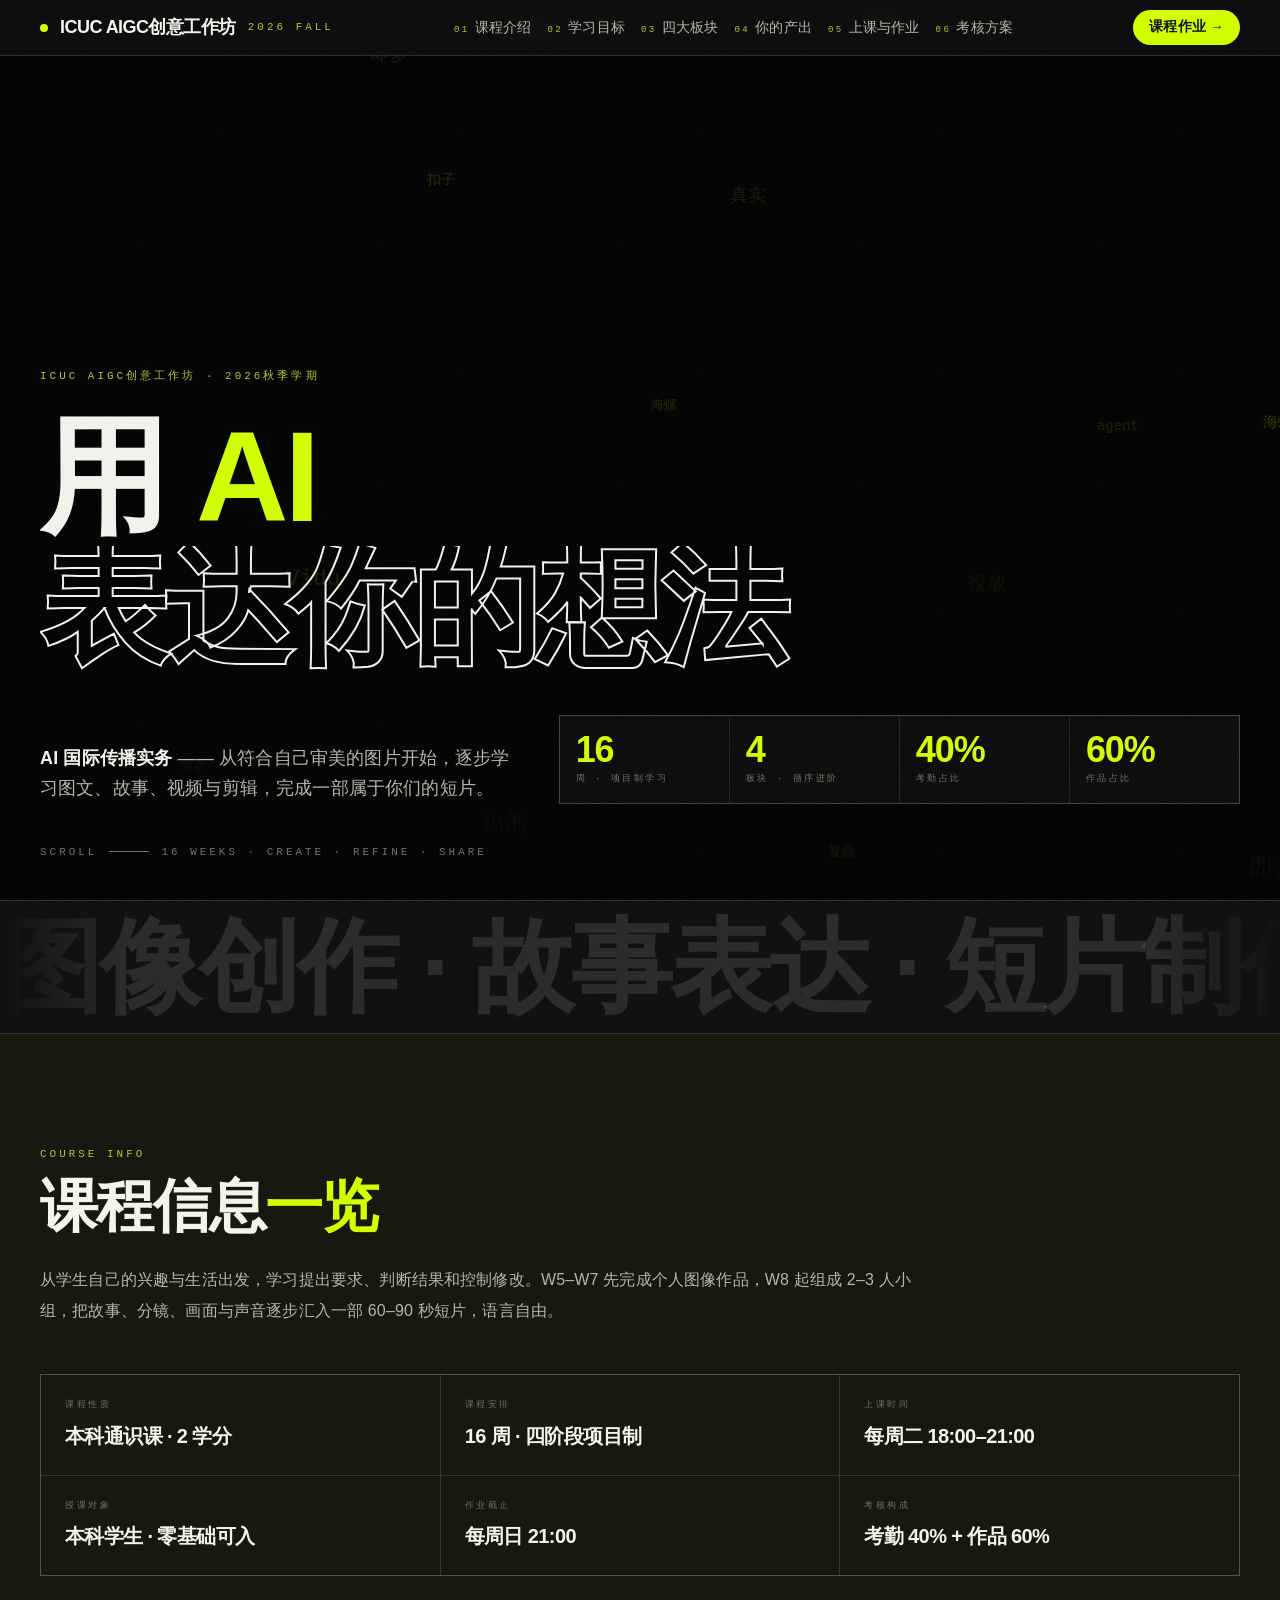
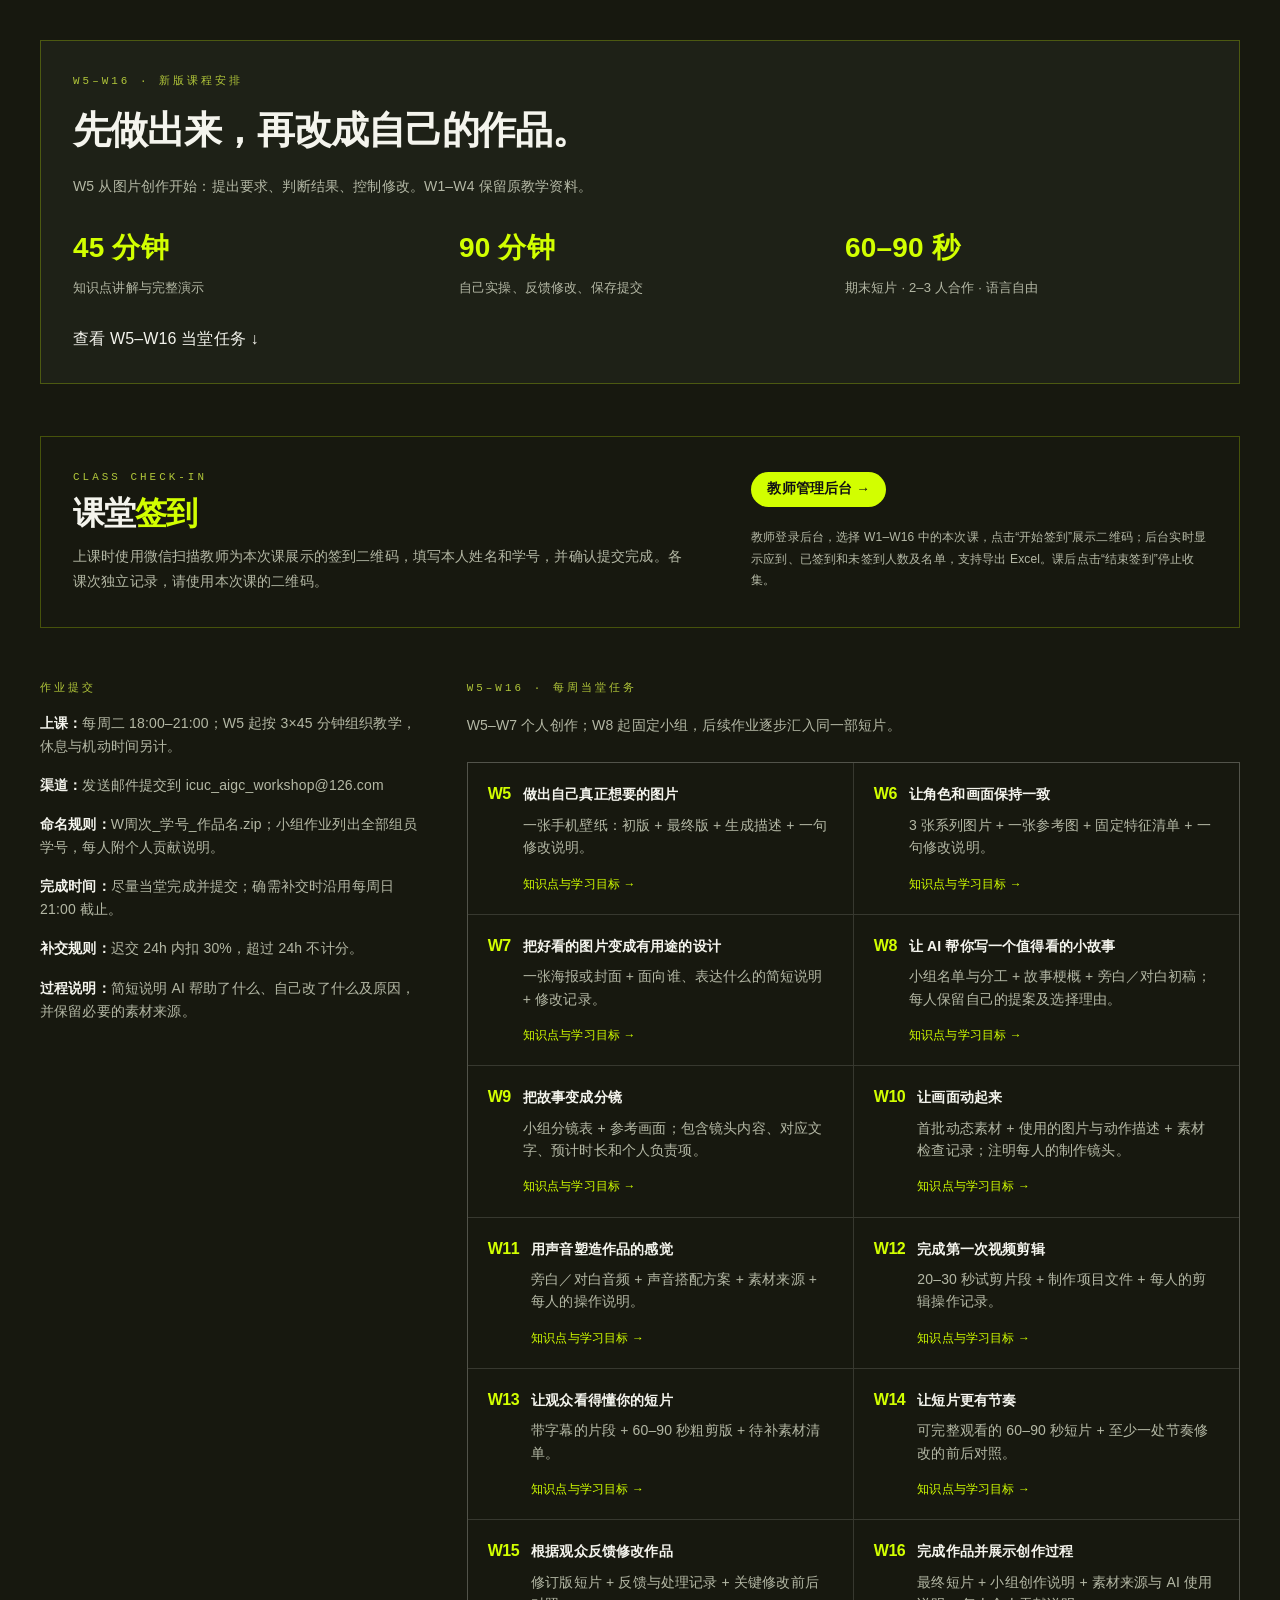
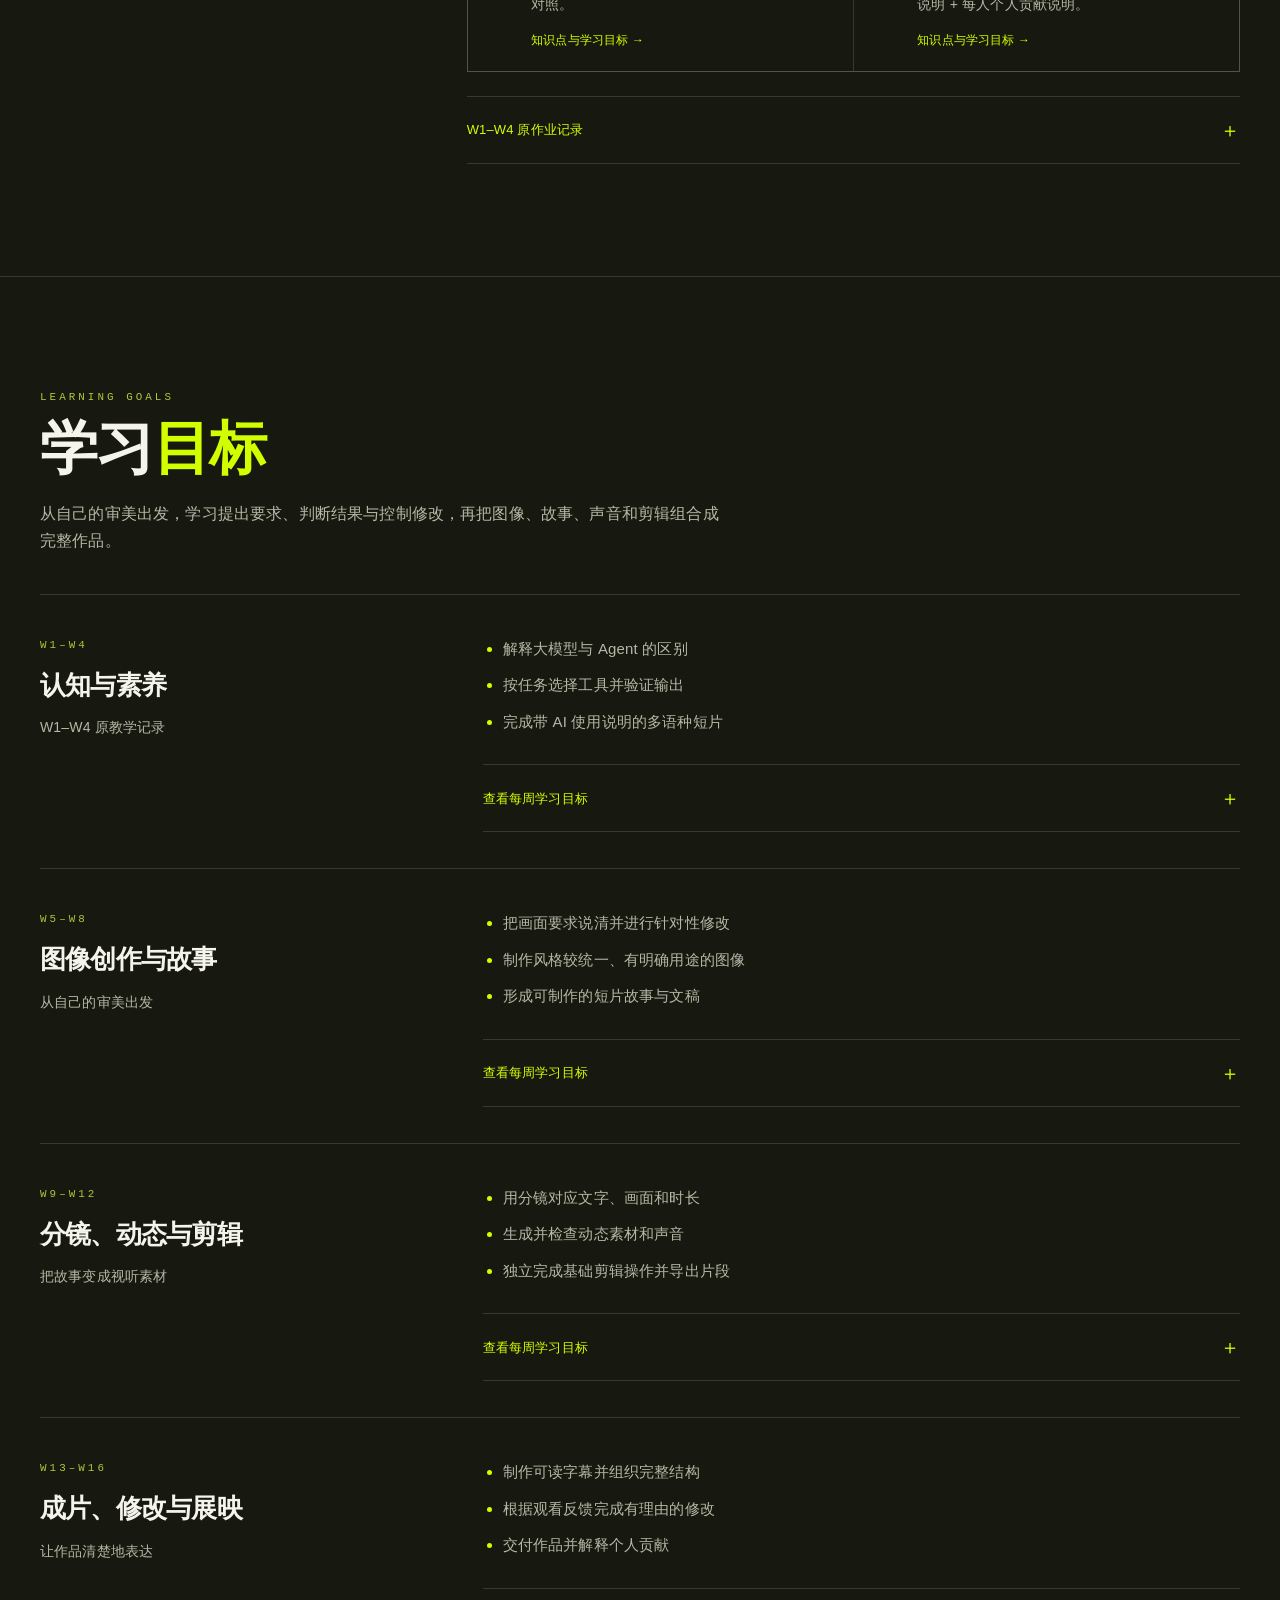
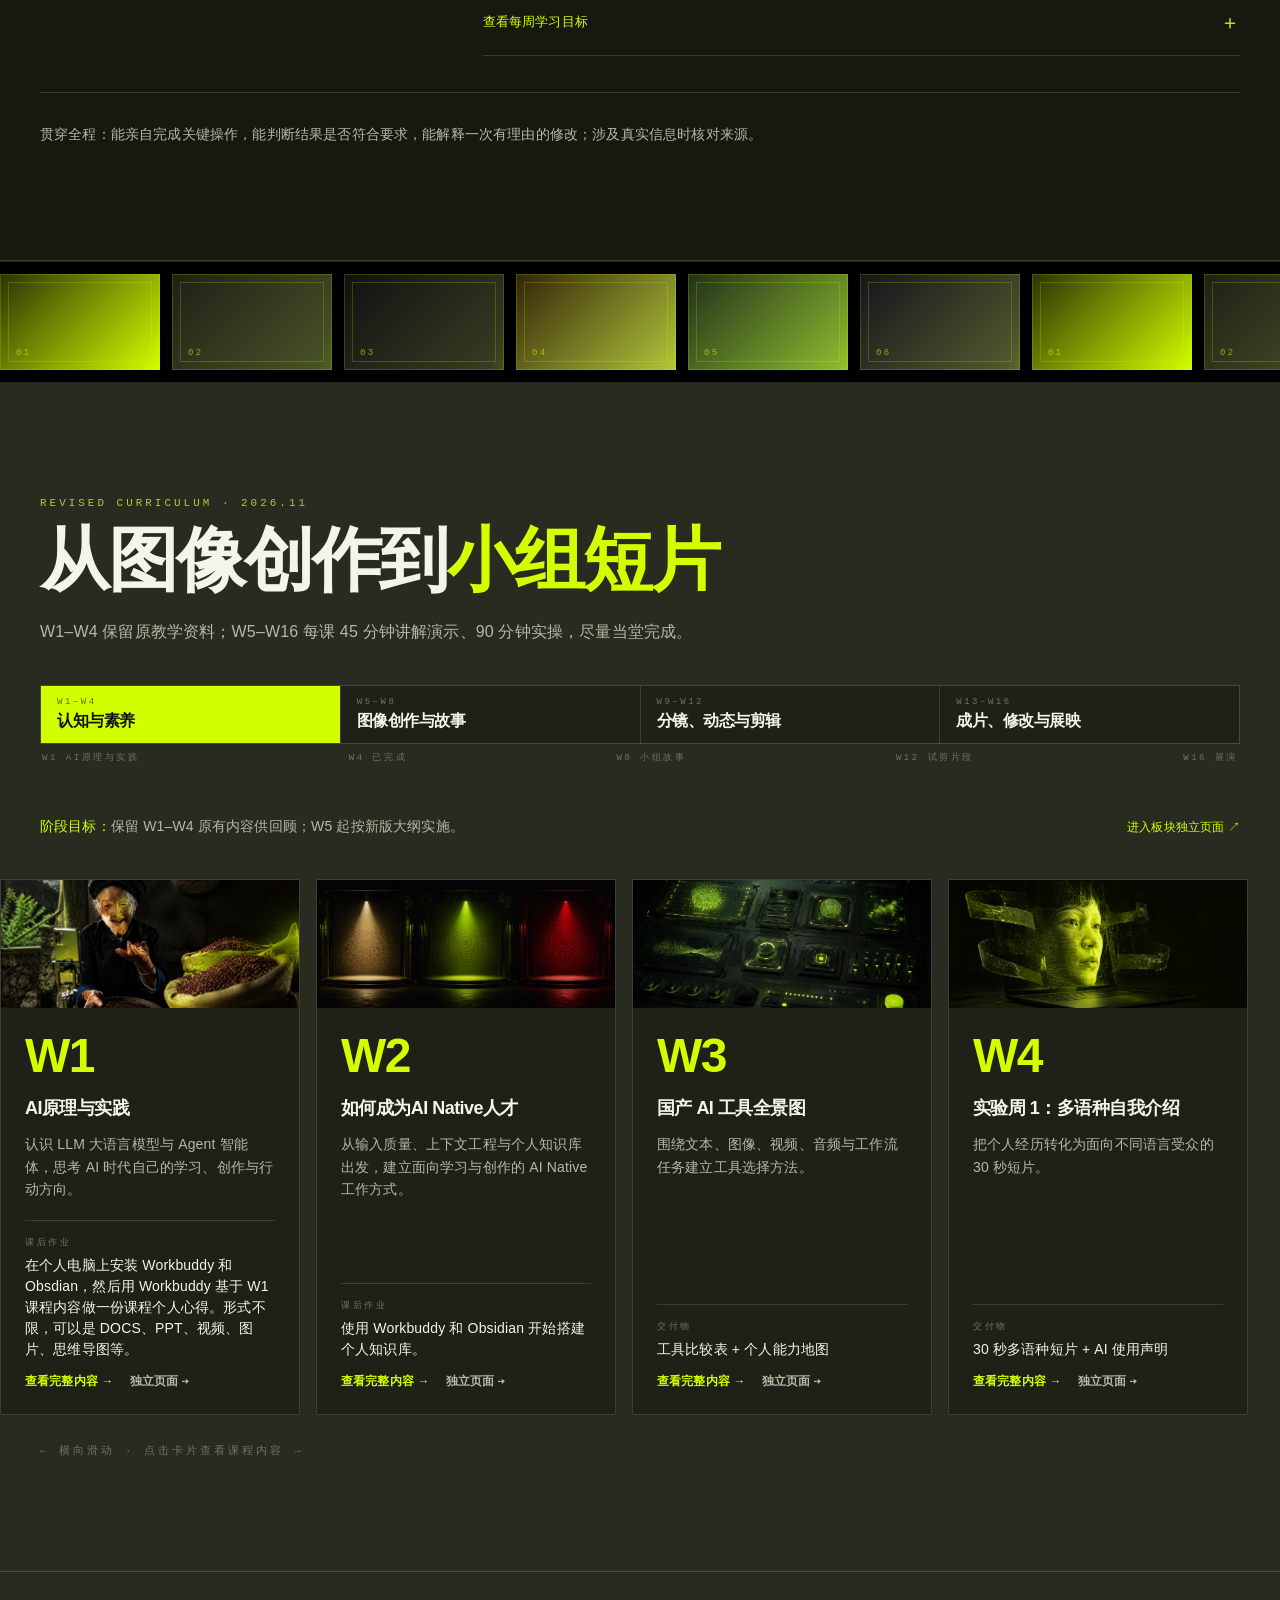
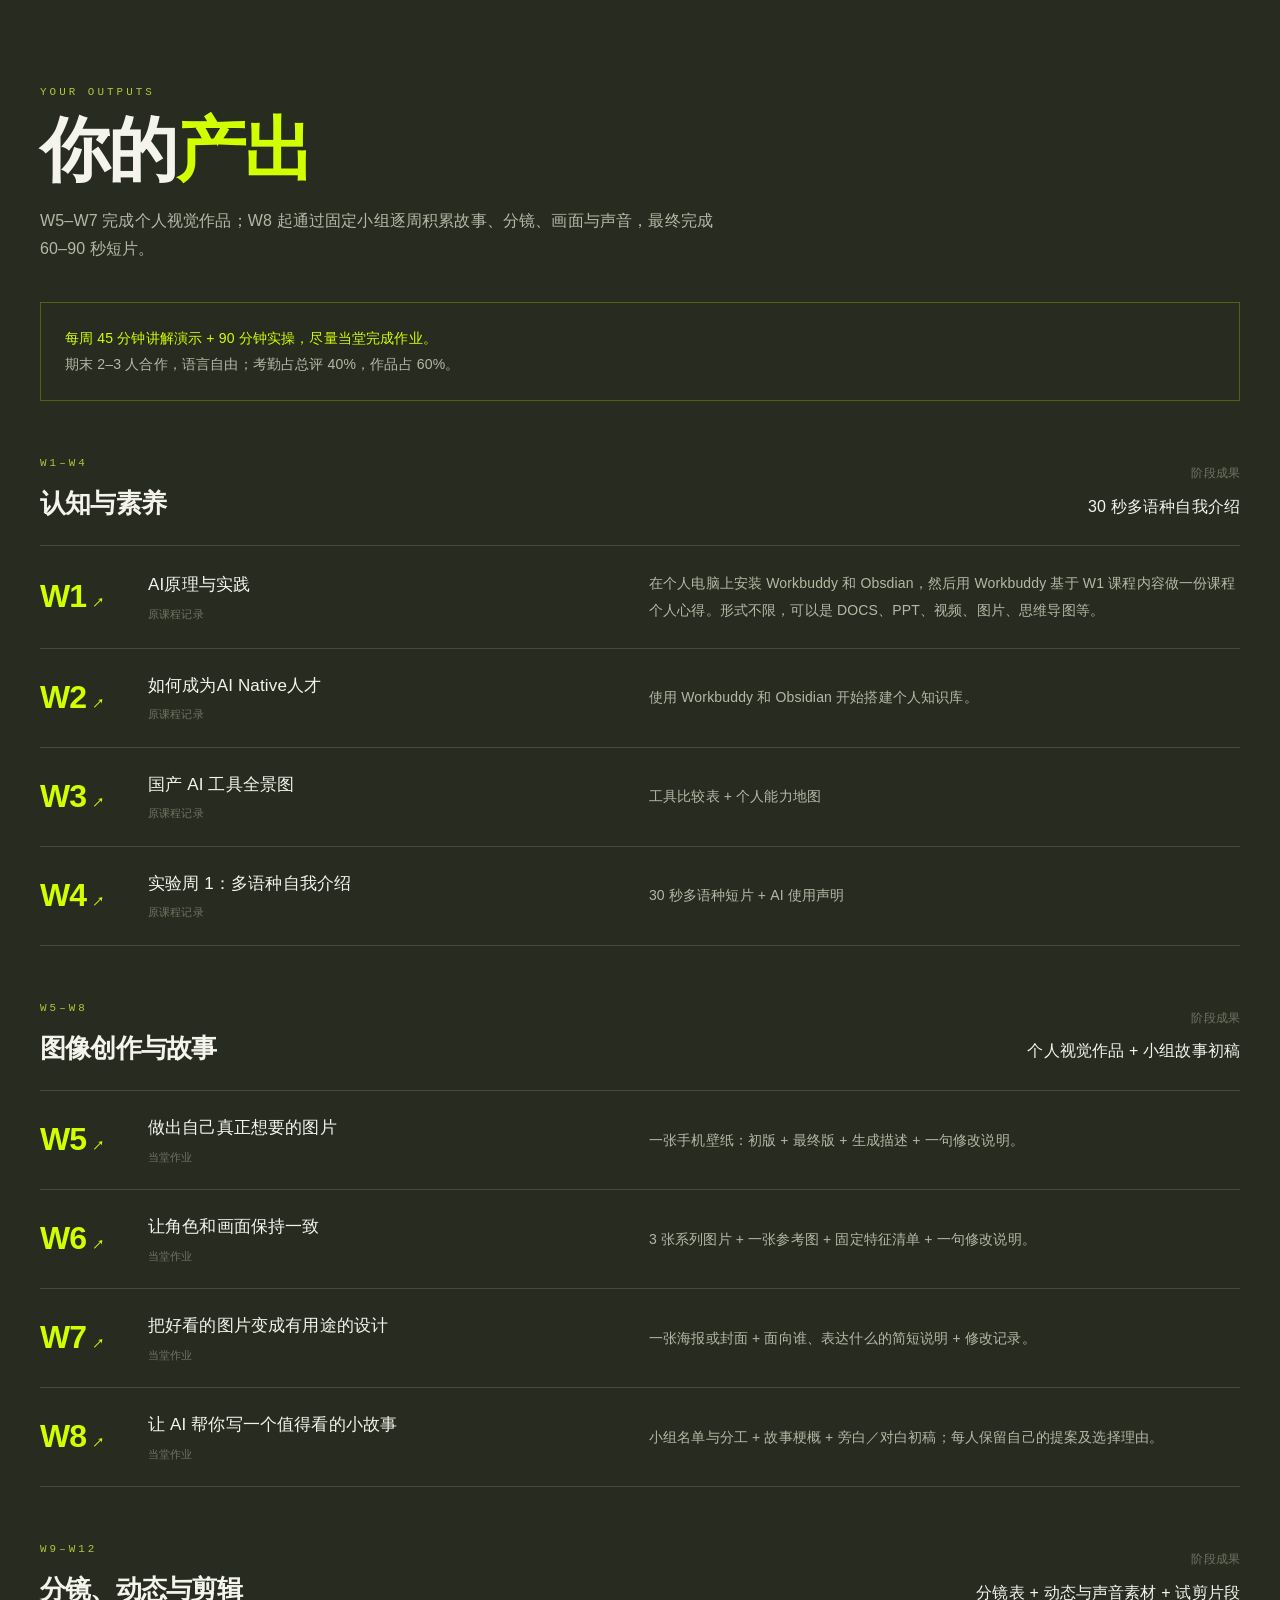
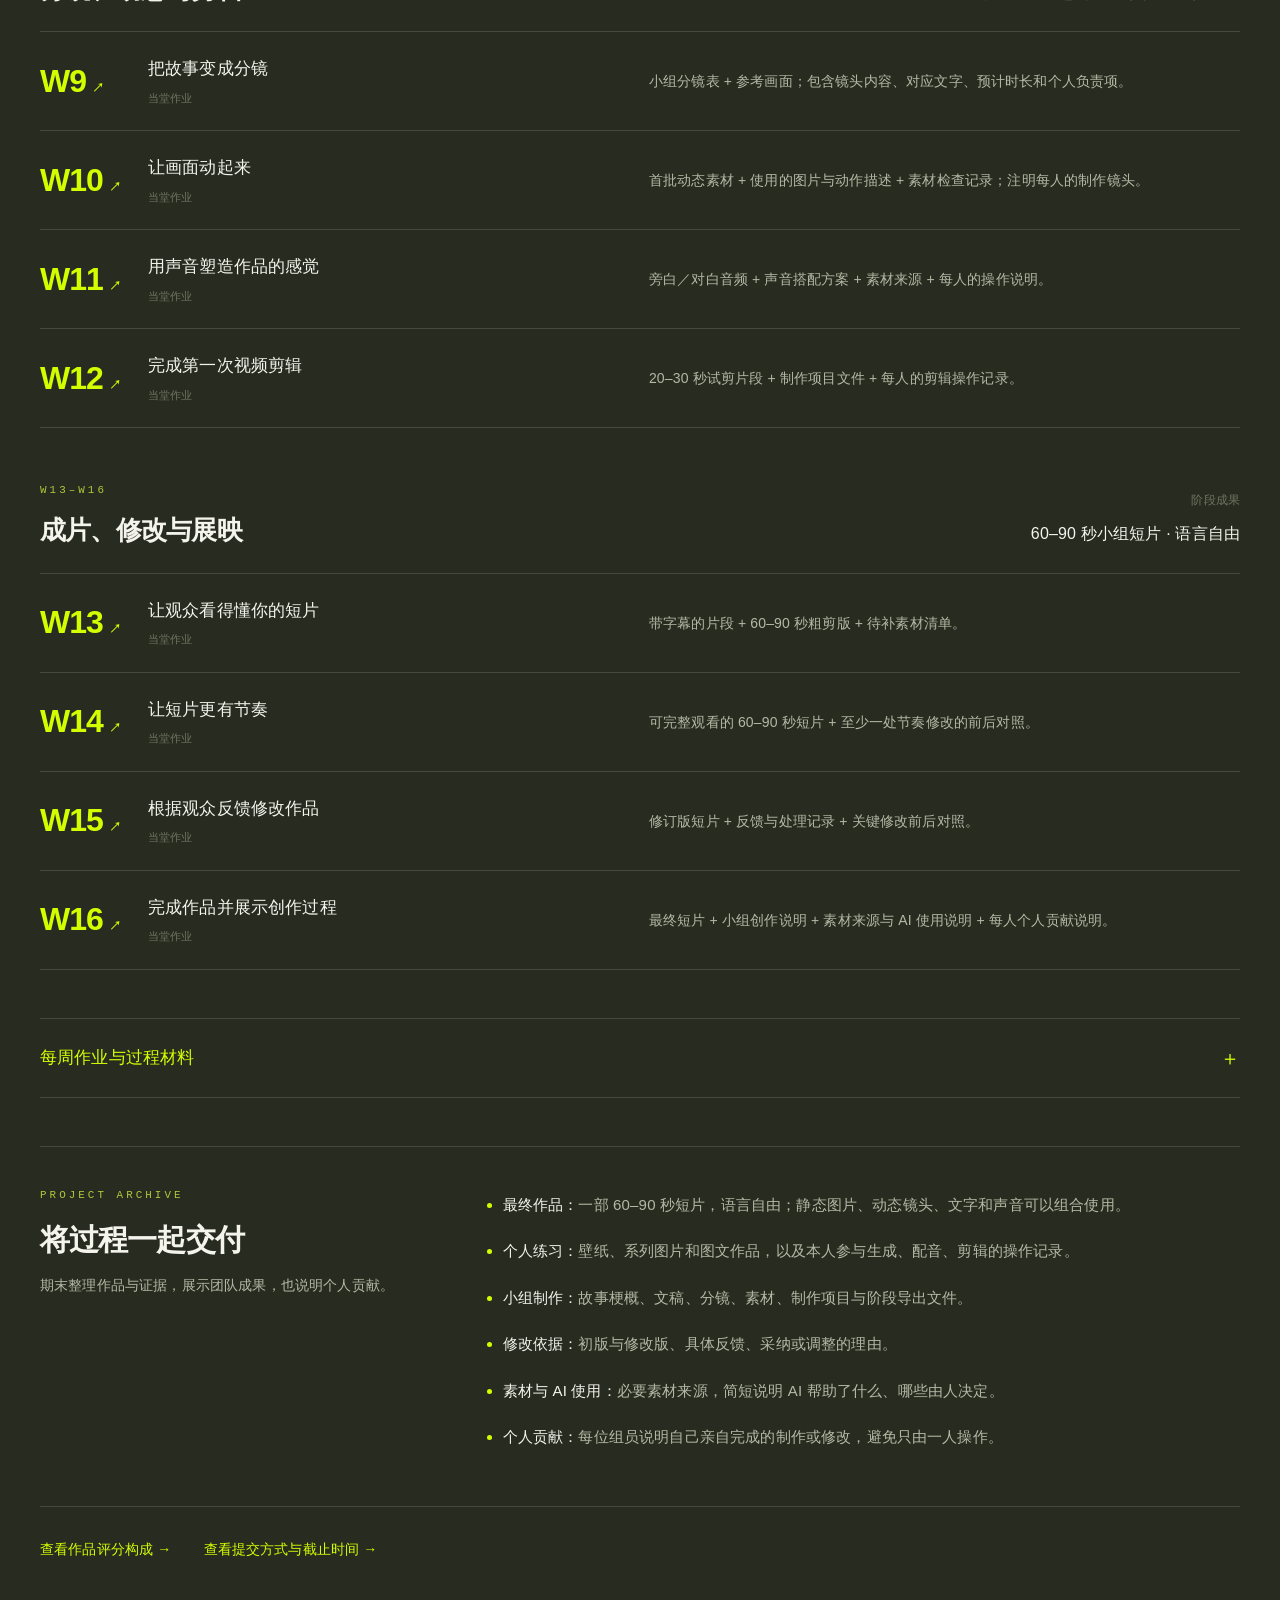
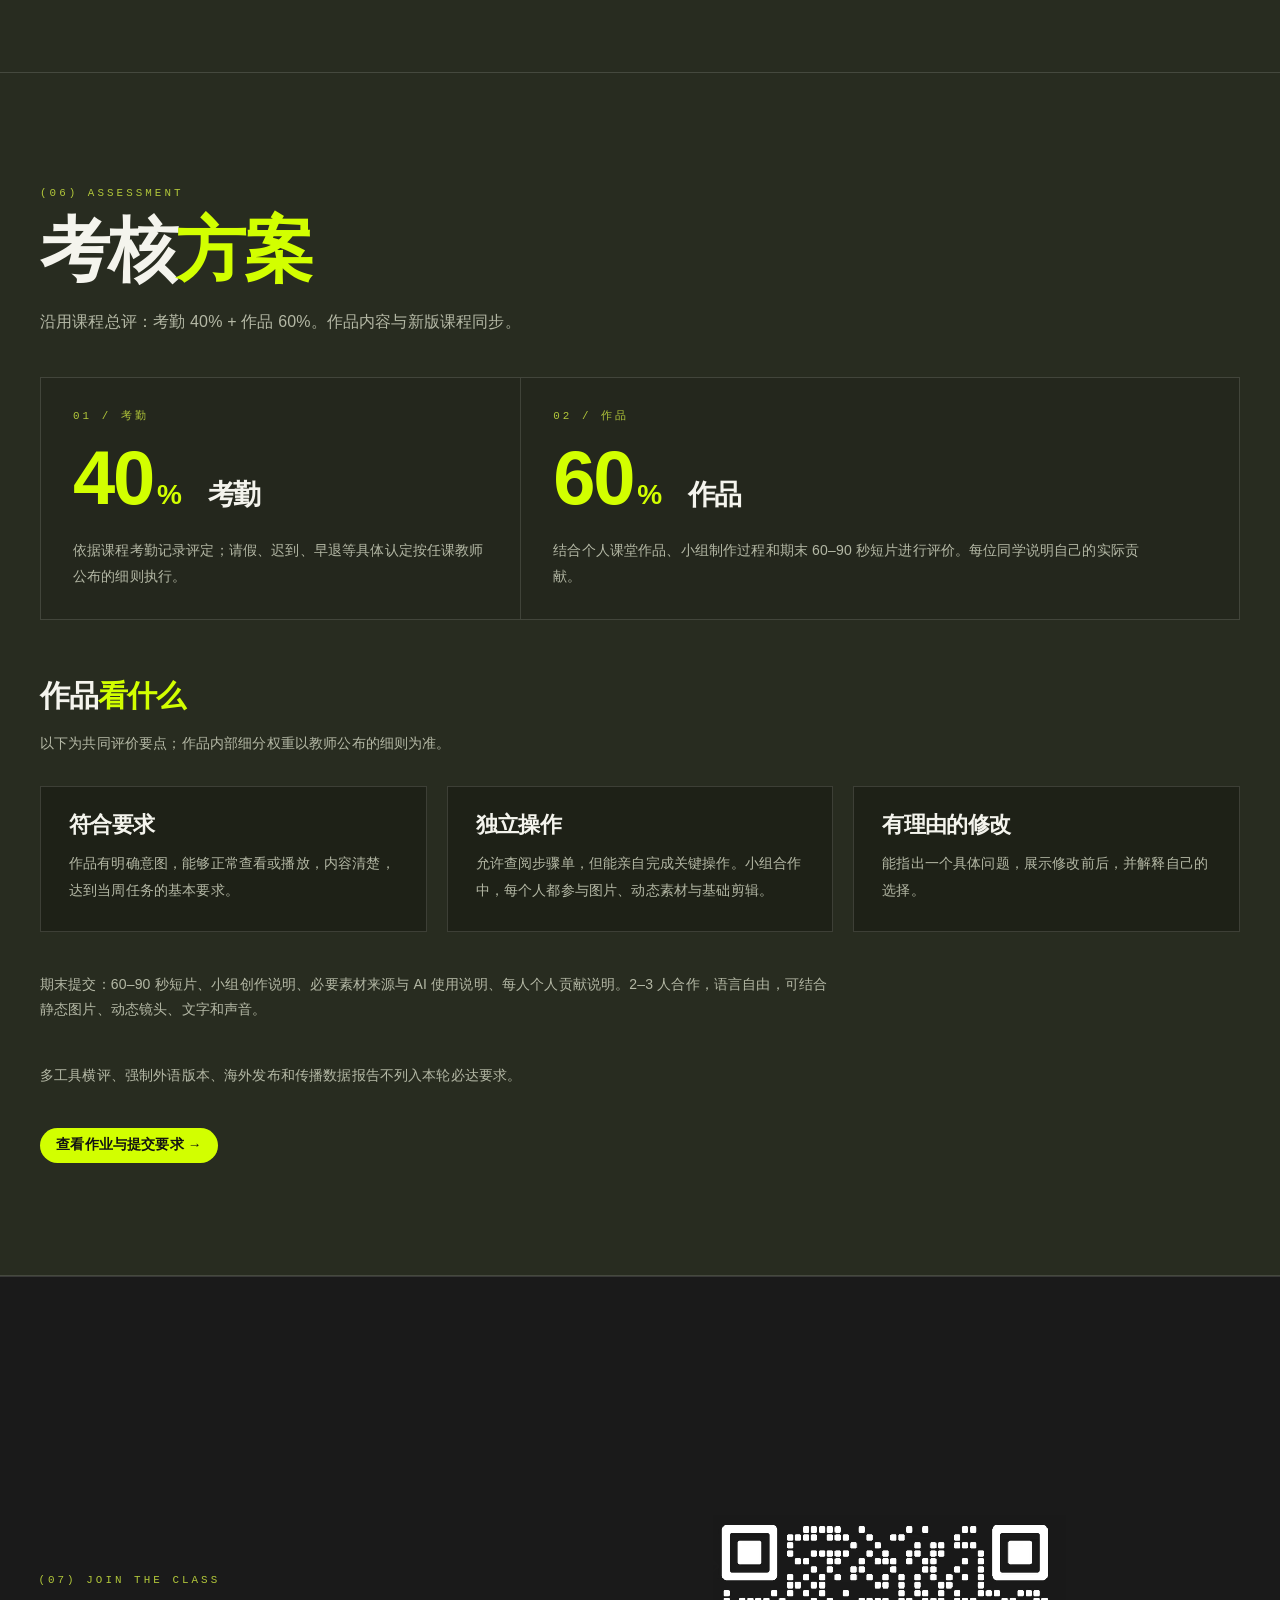
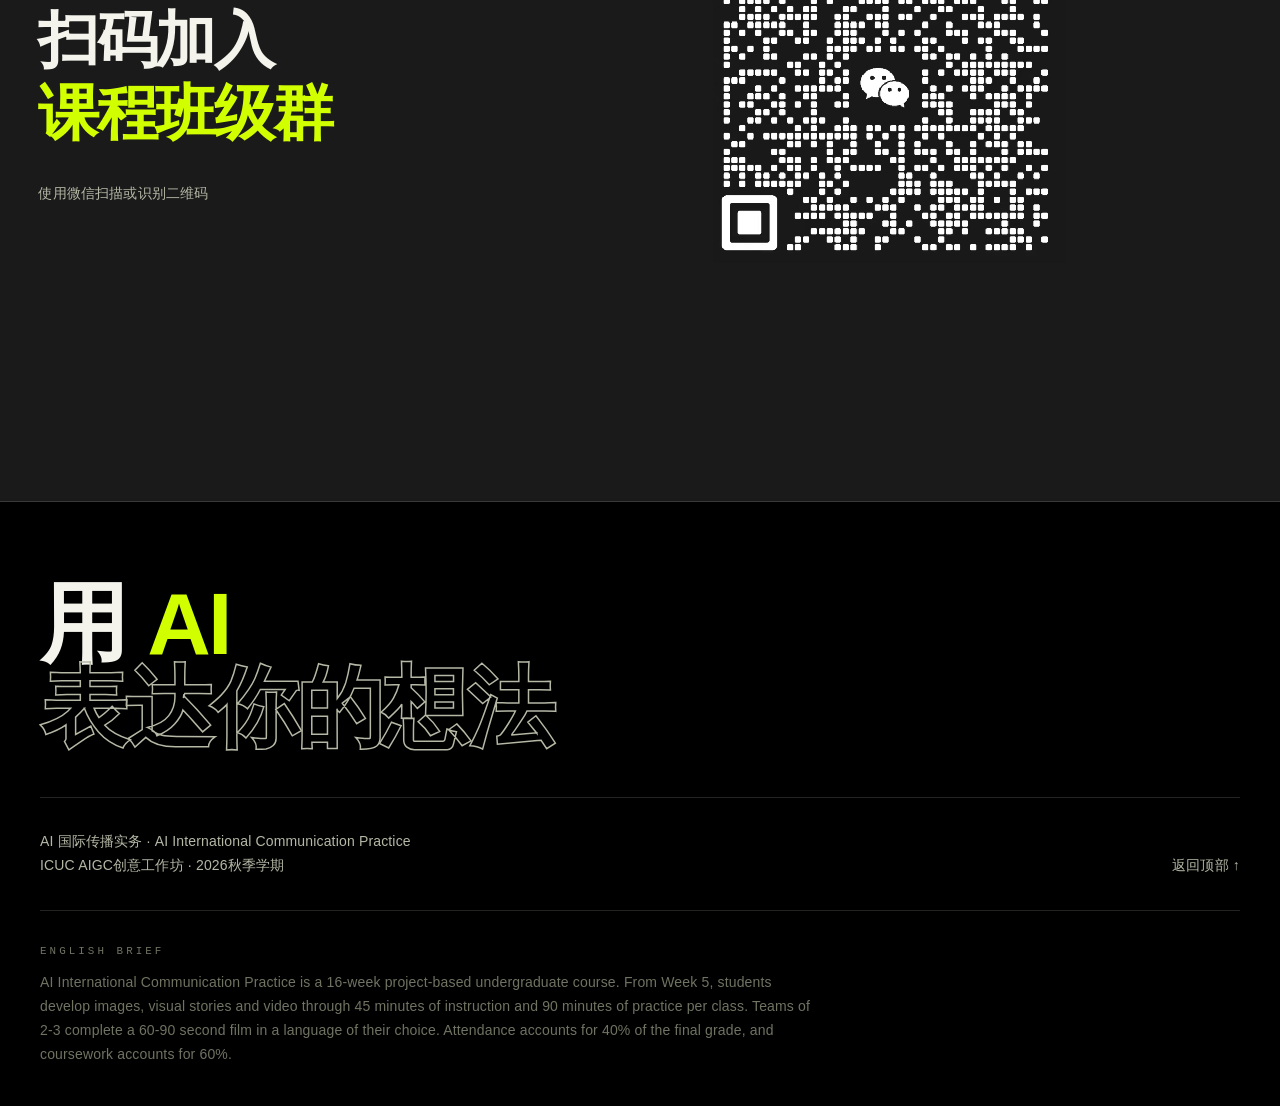
<file: index.html>
<!doctype html><html lang="zh-CN"><head><meta charset="utf-8"><meta name="viewport" content="width=device-width,initial-scale=1"><title>课程介绍 · AI 国际传播实务</title><meta name="description" content="AI 创意表达与短片制作：W5 起每周 45 分钟讲解演示、90 分钟实操，期末完成 60–90 秒小组短片。"><link rel="stylesheet" href="assets/original.css"><link rel="stylesheet" href="assets/original-look.css?v=curriculum-20261108"><script src="assets/original-motion.js?v=4" defer></script><noscript><style>.reveal,.mask-line>span{opacity:1!important;transform:none!important}.phase-panel[hidden]{display:block!important}</style></noscript></head><body><a class="skip-link" href="#main">跳到正文</a><div class="scroll-progress" aria-hidden="true"><i></i></div><header class="original-header"><a class="brand-link" href="index.html#top"><span class="dot-live"></span><span class="font-display">ICUC AIGC创意工作坊</span><small class="d-mono">2026 FALL</small></a><nav class="desktop-nav" aria-label="主导航"><a class="u-link" href="index.html#info"><span class="d-mono">01</span>课程介绍</a><a class="u-link" href="index.html#learning-goals"><span class="d-mono">02</span>学习目标</a><a class="u-link" href="index.html#syllabus"><span class="d-mono">03</span>四大板块</a><a class="u-link" href="index.html#your-outputs"><span class="d-mono">04</span>你的产出</a><a class="u-link" href="index.html#assignments"><span class="d-mono">05</span>上课与作业</a><a class="u-link" href="index.html#assessment"><span class="d-mono">06</span>考核方案</a></nav><div class="nav-actions"><a class="btn-lime nav-cta" href="index.html#assignments">课程作业 →</a><button class="menu-trigger" aria-label="打开菜单" aria-expanded="false">☰</button></div></header><dialog class="mobile-menu" aria-label="导航菜单"><div class="dialog-top"><b class="font-display">ICUC AIGC创意工作坊</b><button data-close aria-label="关闭菜单">✕</button></div><nav><a class="u-link" href="index.html#info"><span class="d-mono">01</span>课程介绍</a><a class="u-link" href="index.html#learning-goals"><span class="d-mono">02</span>学习目标</a><a class="u-link" href="index.html#syllabus"><span class="d-mono">03</span>四大板块</a><a class="u-link" href="index.html#your-outputs"><span class="d-mono">04</span>你的产出</a><a class="u-link" href="index.html#assignments"><span class="d-mono">05</span>上课与作业</a><a class="u-link" href="index.html#assessment"><span class="d-mono">06</span>考核方案</a></nav></dialog><main id="main"><section id="top" class="original-hero"><canvas class="data-rain" aria-hidden="true"></canvas><div class="hero-shade"></div><div class="hero-inner"><p class="d-mono mb-8">ICUC AIGC创意工作坊 · 2026秋季学期</p><h1 class="font-display hero-title"><span class="mask-line"><span style="animation-delay:.1s">用 <span style="color:var(--lime)">AI</span></span></span><span class="mask-line"><span class="outline" style="animation-delay:.28s">表达你的想法</span></span></h1><div class="hero-bottom"><p><b>AI 国际传播实务</b> —— 从符合自己审美的图片开始，逐步学习图文、故事、视频与剪辑，完成一部属于你们的短片。</p><div class="hero-stats"><div><strong class="font-display" data-count="16">16</strong><span class="d-mono-dim">周 · 项目制学习</span></div><div><strong class="font-display" data-count="4">4</strong><span class="d-mono-dim">板块 · 循序进阶</span></div><div><strong class="font-display" data-count="40%">40%</strong><span class="d-mono-dim">考勤占比</span></div><div><strong class="font-display" data-count="60%">60%</strong><span class="d-mono-dim">作品占比</span></div></div></div><div class="hero-scroll d-mono-dim"><span>SCROLL</span><i></i><span>16 WEEKS · CREATE · REFINE · SHARE</span></div></div></section><div class="original-marquee" aria-hidden="true"><div class="marquee-track font-display"><span>图像创作 · 故事表达 · 短片制作 · 让 AI 帮你表达想法 · </span><span>图像创作 · 故事表达 · 短片制作 · 让 AI 帮你表达想法 · </span></div></div><section id="info" class="original-section info-section"><div class="d-mono mb-4 reveal">COURSE INFO</div><h2 class="d-title section-title mb-6 reveal">课程信息<span style="color:var(--lime)">一览</span></h2><p class="intro-copy reveal">从学生自己的兴趣与生活出发，学习提出要求、判断结果和控制修改。W5–W7 先完成个人图像作品，W8 起组成 2–3 人小组，把故事、分镜、画面与声音逐步汇入一部 60–90 秒短片，语言自由。</p><div class="info-grid"><div class="reveal"><div class="d-mono-dim mb-2">课程性质</div><strong class="d-title">本科通识课 · 2 学分</strong></div><div class="reveal"><div class="d-mono-dim mb-2">课程安排</div><strong class="d-title">16 周 · 四阶段项目制</strong></div><div class="reveal"><div class="d-mono-dim mb-2">上课时间</div><strong class="d-title">每周二 18:00–21:00</strong></div><div class="reveal"><div class="d-mono-dim mb-2">授课对象</div><strong class="d-title">本科学生 · 零基础可入</strong></div><div class="reveal"><div class="d-mono-dim mb-2">作业截止</div><strong class="d-title">每周日 21:00</strong></div><div class="reveal"><div class="d-mono-dim mb-2">考核构成</div><strong class="d-title">考勤 40% + 作品 60%</strong></div></div><div id="assignments" class="assignment-area"><div class="curriculum-note reveal"><div class="d-mono">W5–W16 · 新版课程安排</div><h3 class="d-title">先做出来，再改成自己的作品。</h3><p>W5 从图片创作开始：提出要求、判断结果、控制修改。W1–W4 保留原教学资料。</p><div class="class-rhythm"><div><strong>45 分钟</strong><span>知识点讲解与完整演示</span></div><div><strong>90 分钟</strong><span>自己实操、反馈修改、保存提交</span></div><div><strong>60–90 秒</strong><span>期末短片 · 2–3 人合作 · 语言自由</span></div></div><a class="u-link" href="#mini-assignments">查看 W5–W16 当堂任务 ↓</a></div><div class="attendance-entry reveal"><div><div class="d-mono mb-3">CLASS CHECK-IN</div><h3 class="d-title">课堂<span style="color:var(--lime)">签到</span></h3><p>上课时使用微信扫描教师为本次课展示的签到二维码，填写本人姓名和学号，并确认提交完成。各课次独立记录，请使用本次课的二维码。</p></div><div class="attendance-actions"><a class="btn-lime" href="https://icuc-aigc-attendance.akon-mar.chatgpt.site/admin">教师管理后台 →</a><small>教师登录后台，选择 W1–W16 中的本次课，点击“开始签到”展示二维码；后台实时显示应到、已签到和未签到人数及名单，支持导出 Excel。课后点击“结束签到”停止收集。</small></div></div><div class="assignment-rules reveal"><div class="d-mono mb-4">作业提交</div><p><b>上课：</b>每周二 18:00–21:00；W5 起按 3×45 分钟组织教学，休息与机动时间另计。</p><p><b>渠道：</b>发送邮件提交到 <a href="mailto:icuc_aigc_workshop@126.com">icuc_aigc_workshop@126.com</a></p><p><b>命名规则：</b>W周次_学号_作品名.zip；小组作业列出全部组员学号，每人附个人贡献说明。</p><p><b>完成时间：</b>尽量当堂完成并提交；确需补交时沿用每周日 21:00 截止。</p><p><b>补交规则：</b>迟交 24h 内扣 30%，超过 24h 不计分。</p><p><b>过程说明：</b>简短说明 AI 帮助了什么、自己改了什么及原因，并保留必要的素材来源。</p></div><div id="mini-assignments"><div class="d-mono mb-4 reveal">W5–W16 · 每周当堂任务</div><p class="assignment-context">W5–W7 个人创作；W8 起固定小组，后续作业逐步汇入同一部短片。</p><div class="mini-grid"><div class="mini-item reveal"><b class="font-display">W5</b><span><strong>做出自己真正想要的图片</strong>一张手机壁纸：初版 + 最终版 + 生成描述 + 一句修改说明。<a class="assignment-detail u-link" href="phase-2.html#week-5">知识点与学习目标 →</a></span></div><div class="mini-item reveal"><b class="font-display">W6</b><span><strong>让角色和画面保持一致</strong>3 张系列图片 + 一张参考图 + 固定特征清单 + 一句修改说明。<a class="assignment-detail u-link" href="phase-2.html#week-6">知识点与学习目标 →</a></span></div><div class="mini-item reveal"><b class="font-display">W7</b><span><strong>把好看的图片变成有用途的设计</strong>一张海报或封面 + 面向谁、表达什么的简短说明 + 修改记录。<a class="assignment-detail u-link" href="phase-2.html#week-7">知识点与学习目标 →</a></span></div><div class="mini-item reveal"><b class="font-display">W8</b><span><strong>让 AI 帮你写一个值得看的小故事</strong>小组名单与分工 + 故事梗概 + 旁白／对白初稿；每人保留自己的提案及选择理由。<a class="assignment-detail u-link" href="phase-2.html#week-8">知识点与学习目标 →</a></span></div><div class="mini-item reveal"><b class="font-display">W9</b><span><strong>把故事变成分镜</strong>小组分镜表 + 参考画面；包含镜头内容、对应文字、预计时长和个人负责项。<a class="assignment-detail u-link" href="phase-3.html#week-9">知识点与学习目标 →</a></span></div><div class="mini-item reveal"><b class="font-display">W10</b><span><strong>让画面动起来</strong>首批动态素材 + 使用的图片与动作描述 + 素材检查记录；注明每人的制作镜头。<a class="assignment-detail u-link" href="phase-3.html#week-10">知识点与学习目标 →</a></span></div><div class="mini-item reveal"><b class="font-display">W11</b><span><strong>用声音塑造作品的感觉</strong>旁白／对白音频 + 声音搭配方案 + 素材来源 + 每人的操作说明。<a class="assignment-detail u-link" href="phase-3.html#week-11">知识点与学习目标 →</a></span></div><div class="mini-item reveal"><b class="font-display">W12</b><span><strong>完成第一次视频剪辑</strong>20–30 秒试剪片段 + 制作项目文件 + 每人的剪辑操作记录。<a class="assignment-detail u-link" href="phase-3.html#week-12">知识点与学习目标 →</a></span></div><div class="mini-item reveal"><b class="font-display">W13</b><span><strong>让观众看得懂你的短片</strong>带字幕的片段 + 60–90 秒粗剪版 + 待补素材清单。<a class="assignment-detail u-link" href="phase-4.html#week-13">知识点与学习目标 →</a></span></div><div class="mini-item reveal"><b class="font-display">W14</b><span><strong>让短片更有节奏</strong>可完整观看的 60–90 秒短片 + 至少一处节奏修改的前后对照。<a class="assignment-detail u-link" href="phase-4.html#week-14">知识点与学习目标 →</a></span></div><div class="mini-item reveal"><b class="font-display">W15</b><span><strong>根据观众反馈修改作品</strong>修订版短片 + 反馈与处理记录 + 关键修改前后对照。<a class="assignment-detail u-link" href="phase-4.html#week-15">知识点与学习目标 →</a></span></div><div class="mini-item reveal"><b class="font-display">W16</b><span><strong>完成作品并展示创作过程</strong>最终短片 + 小组创作说明 + 素材来源与 AI 使用说明 + 每人个人贡献说明。<a class="assignment-detail u-link" href="phase-4.html#week-16">知识点与学习目标 →</a></span></div></div><details class="outcome-details"><summary>W1–W4 原作业记录<span>＋</span></summary><div class="mini-grid"><div class="mini-item"><b class="font-display">W1</b><span><strong>课程个人心得</strong>在个人电脑上安装 Workbuddy 和 Obsdian，然后用 Workbuddy 基于 W1 课程内容做一份课程个人心得。形式不限，可以是 DOCS、PPT、视频、图片、思维导图等。</span></div><div class="mini-item"><b class="font-display">W2</b><span><strong>个人知识库</strong>使用 Workbuddy 和 Obsidian 开始搭建个人知识库。</span></div><div class="mini-item"><b class="font-display">W3</b><span><strong>组合流初体验</strong>用 DeepSeek 批量生成 10 个开头，再用豆包精修，提交 3 条海外社媒文案底稿。</span></div><div class="mini-item"><b class="font-display">W4</b><span><strong>标识自查</strong>用 MediaInfo 检查自己 W4 多语种自我介绍短片的元数据，提交检查截图。</span></div></div></details></div></div></section><section id="learning-goals" class="original-section info-section outcomes-section" aria-labelledby="learning-goals-title"><div class="d-mono mb-4 reveal">LEARNING GOALS</div><h2 id="learning-goals-title" class="d-title section-title mb-6 reveal">学习<span style="color:var(--lime)">目标</span></h2><p class="section-desc reveal">从自己的审美出发，学习提出要求、判断结果与控制修改，再把图像、故事、声音和剪辑组合成完整作品。</p><div class="goal-ledger"><article class="goal-phase reveal"><div class="goal-phase-heading"><span class="d-mono">W1–W4</span><h3 class="d-title">认知与素养</h3><p>W1–W4 原教学记录</p></div><div><ul class="outcome-list"><li>解释大模型与 Agent 的区别</li><li>按任务选择工具并验证输出</li><li>完成带 AI 使用说明的多语种短片</li></ul><details class="outcome-details"><summary>查看每周学习目标<span aria-hidden="true">＋</span></summary><div class="weekly-goals"><div class="weekly-goal"><a class="d-mono" href="phase-1.html#week-1">W1 ↗</a><div><h4>AI原理与实践</h4><ul class="outcome-list"><li>理解什么是 LLM 大语言模型</li><li>理解什么是 Agent 智能体及其与 LLM 的关系</li><li>思考 AI 时代自己该怎么做，并形成个人心得</li></ul></div></div><div class="weekly-goal"><a class="d-mono" href="phase-1.html#week-2">W2 ↗</a><div><h4>如何成为AI Native人才</h4><ul class="outcome-list"><li>理解输入质量对 AI 输出的影响</li><li>学会围绕任务组织和提供上下文</li><li>使用 Workbuddy 和 Obsidian 开始搭建个人知识库</li><li>整理可复用的个人上线文仓库</li></ul></div></div><div class="weekly-goal"><a class="d-mono" href="phase-1.html#week-3">W3 ↗</a><div><h4>国产 AI 工具全景图</h4><ul class="outcome-list"><li>建立任务与工具的对应关系</li><li>用统一材料比较工具输出</li><li>说明选择依据与使用限制</li></ul></div></div><div class="weekly-goal"><a class="d-mono" href="phase-1.html#week-4">W4 ↗</a><div><h4>实验周 1：多语种自我介绍</h4><ul class="outcome-list"><li>完成中文与外语的受众适配</li><li>串联文案、配音、字幕和剪辑</li><li>说明作品中的 AI 使用环节</li></ul></div></div></div></details></div></article><article class="goal-phase reveal"><div class="goal-phase-heading"><span class="d-mono">W5–W8</span><h3 class="d-title">图像创作与故事</h3><p>从自己的审美出发</p></div><div><ul class="outcome-list"><li>把画面要求说清并进行针对性修改</li><li>制作风格较统一、有明确用途的图像</li><li>形成可制作的短片故事与文稿</li></ul><details class="outcome-details"><summary>查看每周学习目标<span aria-hidden="true">＋</span></summary><div class="weekly-goals"><div class="weekly-goal"><a class="d-mono" href="phase-2.html#week-5">W5 ↗</a><div><h4>做出自己真正想要的图片</h4><ul class="outcome-list"><li>能描述主体、布局、配色和风格</li><li>能指出生成结果与要求的具体差距</li><li>能提出修改并保存初版与最终版</li></ul></div></div><div class="weekly-goal"><a class="d-mono" href="phase-2.html#week-6">W6 ↗</a><div><h4>让角色和画面保持一致</h4><ul class="outcome-list"><li>能区分需要保留与允许改变的内容</li><li>能用参考图和局部修改要求控制生成</li><li>能比较并修正角色或风格的明显差异</li></ul></div></div><div class="weekly-goal"><a class="d-mono" href="phase-2.html#week-7">W7 ↗</a><div><h4>把好看的图片变成有用途的设计</h4><ul class="outcome-list"><li>能区分主标题、图片和辅助文字的作用</li><li>能在固定模板中完成图片与文字替换</li><li>能检查文字可读性与信息完整性</li></ul></div></div><div class="weekly-goal"><a class="d-mono" href="phase-2.html#week-8">W8 ↗</a><div><h4>让 AI 帮你写一个值得看的小故事</h4><ul class="outcome-list"><li>能确定作品给谁看、主要讲什么</li><li>能安排开始、变化和结果</li><li>能筛选并修改 AI 建议，检查逻辑和涉及的真实信息</li></ul></div></div></div></details></div></article><article class="goal-phase reveal"><div class="goal-phase-heading"><span class="d-mono">W9–W12</span><h3 class="d-title">分镜、动态与剪辑</h3><p>把故事变成视听素材</p></div><div><ul class="outcome-list"><li>用分镜对应文字、画面和时长</li><li>生成并检查动态素材和声音</li><li>独立完成基础剪辑操作并导出片段</li></ul><details class="outcome-details"><summary>查看每周学习目标<span aria-hidden="true">＋</span></summary><div class="weekly-goals"><div class="weekly-goal"><a class="d-mono" href="phase-3.html#week-9">W9 ↗</a><div><h4>把故事变成分镜</h4><ul class="outcome-list"><li>能将文稿拆成可制作的镜头</li><li>能用远近景表达不同信息</li><li>能把画面、声音、顺序与预计时长对应起来</li></ul></div></div><div class="weekly-goal"><a class="d-mono" href="phase-3.html#week-10">W10 ↗</a><div><h4>让画面动起来</h4><ul class="outcome-list"><li>能区分主体动作与镜头运动</li><li>能用图片生成简单动态镜头</li><li>能识别变形和异常动作，选择可用片段</li></ul></div></div><div class="weekly-goal"><a class="d-mono" href="phase-3.html#week-11">W11 ↗</a><div><h4>用声音塑造作品的感觉</h4><ul class="outcome-list"><li>能调整旁白的语气、速度与停顿</li><li>能根据画面选择配乐并说明理由</li><li>能检查声音清楚程度并记录素材来源</li></ul></div></div><div class="weekly-goal"><a class="d-mono" href="phase-3.html#week-12">W12 ↗</a><div><h4>完成第一次视频剪辑</h4><ul class="outcome-list"><li>能导入并找到所需素材</li><li>能排序、裁剪并对齐画面与声音</li><li>能保存制作项目并导出可播放视频</li></ul></div></div></div></details></div></article><article class="goal-phase reveal"><div class="goal-phase-heading"><span class="d-mono">W13–W16</span><h3 class="d-title">成片、修改与展映</h3><p>让作品清楚地表达</p></div><div><ul class="outcome-list"><li>制作可读字幕并组织完整结构</li><li>根据观看反馈完成有理由的修改</li><li>交付作品并解释个人贡献</li></ul><details class="outcome-details"><summary>查看每周学习目标<span aria-hidden="true">＋</span></summary><div class="weekly-goals"><div class="weekly-goal"><a class="d-mono" href="phase-4.html#week-13">W13 ↗</a><div><h4>让观众看得懂你的短片</h4><ul class="outcome-list"><li>能校对字幕并合理分行</li><li>能检查字号、停留时间和遮挡问题</li><li>能把已有片段串成完整的粗剪顺序</li></ul></div></div><div class="weekly-goal"><a class="d-mono" href="phase-4.html#week-14">W14 ↗</a><div><h4>让短片更有节奏</h4><ul class="outcome-list"><li>能判断开头是否及时进入主题</li><li>能识别重复、拖沓或信息过快的位置</li><li>能调整镜头顺序和时长，形成完整版本</li></ul></div></div><div class="weekly-goal"><a class="d-mono" href="phase-4.html#week-15">W15 ↗</a><div><h4>根据观众反馈修改作品</h4><ul class="outcome-list"><li>能区分个人偏好与理解障碍</li><li>能定位最影响表达的问题</li><li>能按重要程度修改并解释依据</li></ul></div></div><div class="weekly-goal"><a class="d-mono" href="phase-4.html#week-16">W16 ↗</a><div><h4>完成作品并展示创作过程</h4><ul class="outcome-list"><li>能检查画面、声音、字幕和文件播放</li><li>能整理素材来源及 AI 使用说明</li><li>能解释作品意图、重要修改与个人贡献</li></ul></div></div></div></details></div></article></div><p class="outcome-note reveal">贯穿全程：能亲自完成关键操作，能判断结果是否符合要求，能解释一次有理由的修改；涉及真实信息时核对来源。</p></section><div class="film-band" aria-hidden="true"><div class="film-track"><div class="film-frame" style="background:linear-gradient(135deg,#2a3305,#d2ff00)"><div class="film-border"></div><div class="film-shimmer"></div><span>01</span></div><div class="film-frame" style="background:linear-gradient(135deg,#1e2117,#4a5527)"><div class="film-border"></div><div class="film-shimmer"></div><span>02</span></div><div class="film-frame" style="background:linear-gradient(135deg,#111112,#3a3f22)"><div class="film-border"></div><div class="film-shimmer"></div><span>03</span></div><div class="film-frame" style="background:linear-gradient(135deg,#33240a,#b2c73a)"><div class="film-border"></div><div class="film-shimmer"></div><span>04</span></div><div class="film-frame" style="background:linear-gradient(135deg,#22301a,#8fbf2f)"><div class="film-border"></div><div class="film-shimmer"></div><span>05</span></div><div class="film-frame" style="background:linear-gradient(135deg,#14161c,#565c30)"><div class="film-border"></div><div class="film-shimmer"></div><span>06</span></div><div class="film-frame" style="background:linear-gradient(135deg,#2a3305,#d2ff00)"><div class="film-border"></div><div class="film-shimmer"></div><span>01</span></div><div class="film-frame" style="background:linear-gradient(135deg,#1e2117,#4a5527)"><div class="film-border"></div><div class="film-shimmer"></div><span>02</span></div><div class="film-frame" style="background:linear-gradient(135deg,#111112,#3a3f22)"><div class="film-border"></div><div class="film-shimmer"></div><span>03</span></div><div class="film-frame" style="background:linear-gradient(135deg,#33240a,#b2c73a)"><div class="film-border"></div><div class="film-shimmer"></div><span>04</span></div><div class="film-frame" style="background:linear-gradient(135deg,#22301a,#8fbf2f)"><div class="film-border"></div><div class="film-shimmer"></div><span>05</span></div><div class="film-frame" style="background:linear-gradient(135deg,#14161c,#565c30)"><div class="film-border"></div><div class="film-shimmer"></div><span>06</span></div><div class="film-frame" style="background:linear-gradient(135deg,#2a3305,#d2ff00)"><div class="film-border"></div><div class="film-shimmer"></div><span>01</span></div><div class="film-frame" style="background:linear-gradient(135deg,#1e2117,#4a5527)"><div class="film-border"></div><div class="film-shimmer"></div><span>02</span></div><div class="film-frame" style="background:linear-gradient(135deg,#111112,#3a3f22)"><div class="film-border"></div><div class="film-shimmer"></div><span>03</span></div><div class="film-frame" style="background:linear-gradient(135deg,#33240a,#b2c73a)"><div class="film-border"></div><div class="film-shimmer"></div><span>04</span></div><div class="film-frame" style="background:linear-gradient(135deg,#22301a,#8fbf2f)"><div class="film-border"></div><div class="film-shimmer"></div><span>05</span></div><div class="film-frame" style="background:linear-gradient(135deg,#14161c,#565c30)"><div class="film-border"></div><div class="film-shimmer"></div><span>06</span></div></div></div><section id="syllabus" class="original-section olive-section" aria-label="四大课程板块"><div class="section-front"><div class="d-mono mb-4 reveal">REVISED CURRICULUM · 2026.11</div><h2 class="d-title section-title mb-6 reveal">从图像创作到<span style="color:var(--lime)">小组短片</span></h2><p class="section-desc reveal">W1–W4 保留原教学资料；W5–W16 每课 45 分钟讲解演示、90 分钟实操，尽量当堂完成。</p><div class="reveal"><div class="phase-tabs" role="tablist" aria-label="四大课程板块"><button role="tab" id="phase-tab-1" aria-selected="true" aria-controls="phase-panel-1" tabindex="0" data-phase="1"><span class="d-mono-dim">W1–W4</span><span class="d-title">认知与素养</span></button><button role="tab" id="phase-tab-2" aria-selected="false" aria-controls="phase-panel-2" tabindex="-1" data-phase="2"><span class="d-mono-dim">W5–W8</span><span class="d-title">图像创作与故事</span></button><button role="tab" id="phase-tab-3" aria-selected="false" aria-controls="phase-panel-3" tabindex="-1" data-phase="3"><span class="d-mono-dim">W9–W12</span><span class="d-title">分镜、动态与剪辑</span></button><button role="tab" id="phase-tab-4" aria-selected="false" aria-controls="phase-panel-4" tabindex="-1" data-phase="4"><span class="d-mono-dim">W13–W16</span><span class="d-title">成片、修改与展映</span></button></div><div class="phase-milestones d-mono-dim"><span>W1 AI原理与实践</span><span>W4 已完成</span><span>W8 小组故事</span><span>W12 试剪片段</span><span>W16 展演</span></div></div><div class="phase-panel" id="phase-panel-1" role="tabpanel" aria-labelledby="phase-tab-1" ><div class="phase-goal"><p><span style="color:var(--lime)">阶段目标：</span>保留 W1–W4 原有内容供回顾；W5 起按新版大纲实施。</p><a class="u-link" href="phase-1.html">进入板块独立页面 ↗</a></div><div class="week-strip"><div class="tilt"><article class="week-card reveal"><img src="assets/weeks/w1.jpg" alt="" loading="lazy"><div class="week-card-content"><span class="font-display week-n">W1</span><h4 class="d-title">AI原理与实践</h4><p>认识 LLM 大语言模型与 Agent 智能体，思考 AI 时代自己的学习、创作与行动方向。</p><div class="week-card-end"><div class="d-mono-dim">课后作业</div><p>在个人电脑上安装 Workbuddy 和 Obsdian，然后用 Workbuddy 基于 W1 课程内容做一份课程个人心得。形式不限，可以是 DOCS、PPT、视频、图片、思维导图等。</p><div class="card-links"><button class="u-link" data-week="1">查看完整内容 →</button><a class="u-link" href="phase-1.html#week-1">独立页面 ⇢</a></div></div></div></article></div><div class="tilt"><article class="week-card reveal"><img src="assets/weeks/w2.jpg" alt="" loading="lazy"><div class="week-card-content"><span class="font-display week-n">W2</span><h4 class="d-title">如何成为AI Native人才</h4><p>从输入质量、上下文工程与个人知识库出发，建立面向学习与创作的 AI Native 工作方式。</p><div class="week-card-end"><div class="d-mono-dim">课后作业</div><p>使用 Workbuddy 和 Obsidian 开始搭建个人知识库。</p><div class="card-links"><button class="u-link" data-week="2">查看完整内容 →</button><a class="u-link" href="phase-1.html#week-2">独立页面 ⇢</a></div></div></div></article></div><div class="tilt"><article class="week-card reveal"><img src="assets/weeks/w3.jpg" alt="" loading="lazy"><div class="week-card-content"><span class="font-display week-n">W3</span><h4 class="d-title">国产 AI 工具全景图</h4><p>围绕文本、图像、视频、音频与工作流任务建立工具选择方法。</p><div class="week-card-end"><div class="d-mono-dim">交付物</div><p>工具比较表 + 个人能力地图</p><div class="card-links"><button class="u-link" data-week="3">查看完整内容 →</button><a class="u-link" href="phase-1.html#week-3">独立页面 ⇢</a></div></div></div></article></div><div class="tilt"><article class="week-card reveal"><img src="assets/weeks/w4.jpg" alt="" loading="lazy"><div class="week-card-content"><span class="font-display week-n">W4</span><h4 class="d-title">实验周 1：多语种自我介绍</h4><p>把个人经历转化为面向不同语言受众的 30 秒短片。</p><div class="week-card-end"><div class="d-mono-dim">交付物</div><p>30 秒多语种短片 + AI 使用声明</p><div class="card-links"><button class="u-link" data-week="4">查看完整内容 →</button><a class="u-link" href="phase-1.html#week-4">独立页面 ⇢</a></div></div></div></article></div></div></div><div class="phase-panel" id="phase-panel-2" role="tabpanel" aria-labelledby="phase-tab-2" hidden><div class="phase-goal"><p><span style="color:var(--lime)">阶段目标：</span>W5–W7 独立完成壁纸、系列图与图文设计；W8 组成 2–3 人小组，确定短片题目与故事。</p><a class="u-link" href="phase-2.html">进入板块独立页面 ↗</a></div><div class="week-strip"><div class="tilt"><article class="week-card reveal"><div class="week-capability" aria-hidden="true"><span>CREATE / REFINE / SHARE</span><b>W05</b></div><div class="week-card-content"><span class="font-display week-n">W5</span><h4 class="d-title">做出自己真正想要的图片</h4><p>把审美愿望变成画面要求：从“生成一张图”到“符合我的设想”。</p><div class="week-card-end"><div class="d-mono-dim">交付物</div><p>一张手机壁纸：初版 + 最终版 + 生成描述 + 一句修改说明。</p><div class="card-links"><button class="u-link" data-week="5">查看完整内容 →</button><a class="u-link" href="phase-2.html#week-5">独立页面 ⇢</a></div></div></div></article></div><div class="tilt"><article class="week-card reveal"><div class="week-capability" aria-hidden="true"><span>CREATE / REFINE / SHARE</span><b>W06</b></div><div class="week-card-content"><span class="font-display week-n">W6</span><h4 class="d-title">让角色和画面保持一致</h4><p>在变化中保留指定特征，让多张图属于同一个系列。</p><div class="week-card-end"><div class="d-mono-dim">交付物</div><p>3 张系列图片 + 一张参考图 + 固定特征清单 + 一句修改说明。</p><div class="card-links"><button class="u-link" data-week="6">查看完整内容 →</button><a class="u-link" href="phase-2.html#week-6">独立页面 ⇢</a></div></div></div></article></div><div class="tilt"><article class="week-card reveal"><div class="week-capability" aria-hidden="true"><span>CREATE / REFINE / SHARE</span><b>W07</b></div><div class="week-card-content"><span class="font-display week-n">W7</span><h4 class="d-title">把好看的图片变成有用途的设计</h4><p>用视觉层级传达信息，让观众一眼看清重点。</p><div class="week-card-end"><div class="d-mono-dim">交付物</div><p>一张海报或封面 + 面向谁、表达什么的简短说明 + 修改记录。</p><div class="card-links"><button class="u-link" data-week="7">查看完整内容 →</button><a class="u-link" href="phase-2.html#week-7">独立页面 ⇢</a></div></div></div></article></div><div class="tilt"><article class="week-card reveal"><div class="week-capability" aria-hidden="true"><span>CREATE / REFINE / SHARE</span><b>W08</b></div><div class="week-card-content"><span class="font-display week-n">W8</span><h4 class="d-title">让 AI 帮你写一个值得看的小故事</h4><p>把想法变成有变化的故事，形成期末短片的文字起点。</p><div class="week-card-end"><div class="d-mono-dim">交付物</div><p>小组名单与分工 + 故事梗概 + 旁白／对白初稿；每人保留自己的提案及选择理由。</p><div class="card-links"><button class="u-link" data-week="8">查看完整内容 →</button><a class="u-link" href="phase-2.html#week-8">独立页面 ⇢</a></div></div></div></article></div></div></div><div class="phase-panel" id="phase-panel-3" role="tabpanel" aria-labelledby="phase-tab-3" hidden><div class="phase-goal"><p><span style="color:var(--lime)">阶段目标：</span>沿用小组题目，完成分镜、动态素材、声音与基础剪辑；每个人都参与关键操作。</p><a class="u-link" href="phase-3.html">进入板块独立页面 ↗</a></div><div class="week-strip"><div class="tilt"><article class="week-card reveal"><div class="week-capability" aria-hidden="true"><span>CREATE / REFINE / SHARE</span><b>W09</b></div><div class="week-card-content"><span class="font-display week-n">W9</span><h4 class="d-title">把故事变成分镜</h4><p>把文字转化为可见的镜头，明确每一段画面要表达什么。</p><div class="week-card-end"><div class="d-mono-dim">交付物</div><p>小组分镜表 + 参考画面；包含镜头内容、对应文字、预计时长和个人负责项。</p><div class="card-links"><button class="u-link" data-week="9">查看完整内容 →</button><a class="u-link" href="phase-3.html#week-9">独立页面 ⇢</a></div></div></div></article></div><div class="tilt"><article class="week-card reveal"><div class="week-capability" aria-hidden="true"><span>CREATE / REFINE / SHARE</span><b>W10</b></div><div class="week-card-content"><span class="font-display week-n">W10</span><h4 class="d-title">让画面动起来</h4><p>控制主体动作和镜头运动，获得能用于作品的动态素材。</p><div class="week-card-end"><div class="d-mono-dim">交付物</div><p>首批动态素材 + 使用的图片与动作描述 + 素材检查记录；注明每人的制作镜头。</p><div class="card-links"><button class="u-link" data-week="10">查看完整内容 →</button><a class="u-link" href="phase-3.html#week-10">独立页面 ⇢</a></div></div></div></article></div><div class="tilt"><article class="week-card reveal"><div class="week-capability" aria-hidden="true"><span>CREATE / REFINE / SHARE</span><b>W11</b></div><div class="week-card-content"><span class="font-display week-n">W11</span><h4 class="d-title">用声音塑造作品的感觉</h4><p>通过语气、停顿和音量，让声音配合作品表达。</p><div class="week-card-end"><div class="d-mono-dim">交付物</div><p>旁白／对白音频 + 声音搭配方案 + 素材来源 + 每人的操作说明。</p><div class="card-links"><button class="u-link" data-week="11">查看完整内容 →</button><a class="u-link" href="phase-3.html#week-11">独立页面 ⇢</a></div></div></div></article></div><div class="tilt"><article class="week-card reveal"><div class="week-capability" aria-hidden="true"><span>CREATE / REFINE / SHARE</span><b>W12</b></div><div class="week-card-content"><span class="font-display week-n">W12</span><h4 class="d-title">完成第一次视频剪辑</h4><p>用时间线组织素材，把画面和声音连成一段表达。</p><div class="week-card-end"><div class="d-mono-dim">交付物</div><p>20–30 秒试剪片段 + 制作项目文件 + 每人的剪辑操作记录。</p><div class="card-links"><button class="u-link" data-week="12">查看完整内容 →</button><a class="u-link" href="phase-3.html#week-12">独立页面 ⇢</a></div></div></div></article></div></div></div><div class="phase-panel" id="phase-panel-4" role="tabpanel" aria-labelledby="phase-tab-4" hidden><div class="phase-goal"><p><span style="color:var(--lime)">阶段目标：</span>完成字幕、全片结构与节奏，通过同伴观看反馈修订，最终展示 60–90 秒小组短片。</p><a class="u-link" href="phase-4.html">进入板块独立页面 ↗</a></div><div class="week-strip"><div class="tilt"><article class="week-card reveal"><div class="week-capability" aria-hidden="true"><span>CREATE / REFINE / SHARE</span><b>W13</b></div><div class="week-card-content"><span class="font-display week-n">W13</span><h4 class="d-title">让观众看得懂你的短片</h4><p>用准确、可读的字幕补足信息，完成全片粗剪。</p><div class="week-card-end"><div class="d-mono-dim">交付物</div><p>带字幕的片段 + 60–90 秒粗剪版 + 待补素材清单。</p><div class="card-links"><button class="u-link" data-week="13">查看完整内容 →</button><a class="u-link" href="phase-4.html#week-13">独立页面 ⇢</a></div></div></div></article></div><div class="tilt"><article class="week-card reveal"><div class="week-capability" aria-hidden="true"><span>CREATE / REFINE / SHARE</span><b>W14</b></div><div class="week-card-content"><span class="font-display week-n">W14</span><h4 class="d-title">让短片更有节奏</h4><p>通过顺序和时长的取舍改善观看体验。</p><div class="week-card-end"><div class="d-mono-dim">交付物</div><p>可完整观看的 60–90 秒短片 + 至少一处节奏修改的前后对照。</p><div class="card-links"><button class="u-link" data-week="14">查看完整内容 →</button><a class="u-link" href="phase-4.html#week-14">独立页面 ⇢</a></div></div></div></article></div><div class="tilt"><article class="week-card reveal"><div class="week-capability" aria-hidden="true"><span>CREATE / REFINE / SHARE</span><b>W15</b></div><div class="week-card-content"><span class="font-display week-n">W15</span><h4 class="d-title">根据观众反馈修改作品</h4><p>把观看反馈变成具体、可执行的修改动作。</p><div class="week-card-end"><div class="d-mono-dim">交付物</div><p>修订版短片 + 反馈与处理记录 + 关键修改前后对照。</p><div class="card-links"><button class="u-link" data-week="15">查看完整内容 →</button><a class="u-link" href="phase-4.html#week-15">独立页面 ⇢</a></div></div></div></article></div><div class="tilt"><article class="week-card reveal"><div class="week-capability" aria-hidden="true"><span>CREATE / REFINE / SHARE</span><b>W16</b></div><div class="week-card-content"><span class="font-display week-n">W16</span><h4 class="d-title">完成作品并展示创作过程</h4><p>检查成品、整理交付，并说清自己的创作选择。</p><div class="week-card-end"><div class="d-mono-dim">交付物</div><p>最终短片 + 小组创作说明 + 素材来源与 AI 使用说明 + 每人个人贡献说明。</p><div class="card-links"><button class="u-link" data-week="16">查看完整内容 →</button><a class="u-link" href="phase-4.html#week-16">独立页面 ⇢</a></div></div></div></article></div></div></div><p class="d-mono-dim mt-3 reveal">← 横向滑动 · 点击卡片查看课程内容 →</p></div></section><dialog class="lesson-dialog" id="lesson-1" aria-labelledby="lesson-title-1"><div class="dialog-top"><span class="d-mono">W1 / 课程内容</span><button data-close aria-label="关闭课程详情">✕</button></div><div class="lesson-dialog-inner"><h2 class="d-title" id="lesson-title-1">AI原理与实践</h2><p class="lesson-summary">认识 LLM 大语言模型与 Agent 智能体，思考 AI 时代自己的学习、创作与行动方向。</p><p class="lesson-rhythm">W1–W4 原教学资料，保留供回顾。</p><div class="lesson-body"><div><h4 class="d-mono">学完能做什么</h4><ul><li>理解什么是 LLM 大语言模型</li><li>理解什么是 Agent 智能体及其与 LLM 的关系</li><li>思考 AI 时代自己该怎么做，并形成个人心得</li></ul><h4 class="d-mono">知识点与演示</h4><ol><li>什么是LLM大语言模型</li><li>什么是Agent智能体</li><li>AI时代，你该怎么做。</li></ol></div><aside class="panel"><h4 class="d-mono">课堂实践</h4><p>结合个人学习与创作场景，讨论 LLM 与 Agent 的应用方式，梳理 AI 时代自己的行动方向，并构思课程个人心得的表达形式。</p><div class="lesson-output"><h4 class="d-mono">原课程交付</h4><p>在个人电脑上安装 Workbuddy 和 Obsdian，然后用 Workbuddy 基于 W1 课程内容做一份课程个人心得。形式不限，可以是 DOCS、PPT、视频、图片、思维导图等。</p></div></aside></div></div></dialog><dialog class="lesson-dialog" id="lesson-2" aria-labelledby="lesson-title-2"><div class="dialog-top"><span class="d-mono">W2 / 课程内容</span><button data-close aria-label="关闭课程详情">✕</button></div><div class="lesson-dialog-inner"><h2 class="d-title" id="lesson-title-2">如何成为AI Native人才</h2><p class="lesson-summary">从输入质量、上下文工程与个人知识库出发，建立面向学习与创作的 AI Native 工作方式。</p><p class="lesson-rhythm">W1–W4 原教学资料，保留供回顾。</p><div class="lesson-body"><div><h4 class="d-mono">学完能做什么</h4><ul><li>理解输入质量对 AI 输出的影响</li><li>学会围绕任务组织和提供上下文</li><li>使用 Workbuddy 和 Obsidian 开始搭建个人知识库</li><li>整理可复用的个人上线文仓库</li></ul><h4 class="d-mono">知识点与演示</h4><ol><li>输入决定输出</li><li>上下文工程</li><li>个人知识库</li><li>个人上线文仓库</li></ol></div><aside class="panel"><h4 class="d-mono">课堂实践</h4><p>围绕自己的学习或创作任务，梳理输入材料、上下文和已有知识，设计个人知识库与个人上线文仓库的初步结构。</p><div class="lesson-output"><h4 class="d-mono">原课程交付</h4><p>使用 Workbuddy 和 Obsidian 开始搭建个人知识库。</p></div></aside></div></div></dialog><dialog class="lesson-dialog" id="lesson-3" aria-labelledby="lesson-title-3"><div class="dialog-top"><span class="d-mono">W3 / 课程内容</span><button data-close aria-label="关闭课程详情">✕</button></div><div class="lesson-dialog-inner"><h2 class="d-title" id="lesson-title-3">国产 AI 工具全景图</h2><p class="lesson-summary">围绕文本、图像、视频、音频与工作流任务建立工具选择方法。</p><p class="lesson-rhythm">W1–W4 原教学资料，保留供回顾。</p><div class="lesson-body"><div><h4 class="d-mono">学完能做什么</h4><ul><li>建立任务与工具的对应关系</li><li>用统一材料比较工具输出</li><li>说明选择依据与使用限制</li></ul><h4 class="d-mono">知识点与演示</h4><ol><li>工具地图：按生成模态与任务组织工具，而不是只记产品名称。</li><li>对照方法：同一输入、同一输出标准，对比准确性、表达、可控性与操作成本。</li><li>组合使用：先批量构思，再精修、核查与人工定稿。</li></ol></div><aside class="panel"><h4 class="d-mono">课堂实践</h4><p>用两款可用工具处理同一段跨文化介绍，记录各自优点、错误和修改成本，整理个人工具清单。</p><div class="lesson-output"><h4 class="d-mono">原课程交付</h4><p>工具比较表 + 个人能力地图</p></div></aside></div></div></dialog><dialog class="lesson-dialog" id="lesson-4" aria-labelledby="lesson-title-4"><div class="dialog-top"><span class="d-mono">W4 / 课程内容</span><button data-close aria-label="关闭课程详情">✕</button></div><div class="lesson-dialog-inner"><h2 class="d-title" id="lesson-title-4">实验周 1：多语种自我介绍</h2><p class="lesson-summary">把个人经历转化为面向不同语言受众的 30 秒短片。</p><p class="lesson-rhythm">W1–W4 原教学资料，保留供回顾。</p><div class="lesson-body"><div><h4 class="d-mono">学完能做什么</h4><ul><li>完成中文与外语的受众适配</li><li>串联文案、配音、字幕和剪辑</li><li>说明作品中的 AI 使用环节</li></ul><h4 class="d-mono">知识点与演示</h4><ol><li>中文基线：先写真实的个人经历与记忆点。</li><li>多语种表达：中文、英文与一种小语种的表达适配及核查。</li><li>成片检查：声音、字幕、画面一致；添加 AI 使用说明与必要标识。</li></ol></div><aside class="panel"><h4 class="d-mono">课堂实践</h4><p>生成与试听多语种口播，制作数字人或人物介绍短片，开展同伴观看反馈并修改。</p><div class="lesson-output"><h4 class="d-mono">原课程交付</h4><p>30 秒多语种短片 + AI 使用声明</p></div></aside></div></div></dialog><dialog class="lesson-dialog" id="lesson-5" aria-labelledby="lesson-title-5"><div class="dialog-top"><span class="d-mono">W5 / 课程内容</span><button data-close aria-label="关闭课程详情">✕</button></div><div class="lesson-dialog-inner"><h2 class="d-title" id="lesson-title-5">做出自己真正想要的图片</h2><p class="lesson-summary">把审美愿望变成画面要求：从“生成一张图”到“符合我的设想”。</p><p class="lesson-rhythm">45 分钟知识与演示 → 45 分钟完成初版 → 45 分钟修改、检查与提交；休息另计。</p><div class="lesson-body"><div><h4 class="d-mono">学完能做什么</h4><ul><li>能描述主体、布局、配色和风格</li><li>能指出生成结果与要求的具体差距</li><li>能提出修改并保存初版与最终版</li></ul><h4 class="d-mono">知识点与演示 · 前 45 分钟</h4><ol><li>主体与布局：用位置、大小和留白表达要求；比较手机时间是否遮挡主体。</li><li>配色与风格：用明确的主色与一种主要风格组织画面，借助参考说明喜欢的特点。</li><li>针对性修改：保留满意部分，一次解决一个主要问题；演示下载原图、命名和重新找到文件。</li></ol></div><aside class="panel"><h4 class="d-mono">课堂实践 · 后 90 分钟</h4><p>自选壁纸主题，先写三条具体要求，再生成、比较和修改。放到手机上检查实际效果；完成较快者可尝试同主题头像。</p><div class="lesson-output"><h4 class="d-mono">当堂作业</h4><p>一张手机壁纸：初版 + 最终版 + 生成描述 + 一句修改说明。</p></div></aside></div></div></dialog><dialog class="lesson-dialog" id="lesson-6" aria-labelledby="lesson-title-6"><div class="dialog-top"><span class="d-mono">W6 / 课程内容</span><button data-close aria-label="关闭课程详情">✕</button></div><div class="lesson-dialog-inner"><h2 class="d-title" id="lesson-title-6">让角色和画面保持一致</h2><p class="lesson-summary">在变化中保留指定特征，让多张图属于同一个系列。</p><p class="lesson-rhythm">45 分钟知识与演示 → 45 分钟完成初版 → 45 分钟修改、检查与提交；休息另计。</p><div class="lesson-body"><div><h4 class="d-mono">学完能做什么</h4><ul><li>能区分需要保留与允许改变的内容</li><li>能用参考图和局部修改要求控制生成</li><li>能比较并修正角色或风格的明显差异</li></ul><h4 class="d-mono">知识点与演示 · 前 45 分钟</h4><ol><li>固定特征：为角色、宠物或自创形象确定颜色、服装、标志性细节。</li><li>参考与修改：上传已有图片，说明哪些内容保留、哪些场景可以改变。</li><li>系列检查：并排比较三张图；关注特征与风格的一致，不要求完全一致。</li></ol></div><aside class="panel"><h4 class="d-mono">课堂实践 · 后 90 分钟</h4><p>从一个自己喜欢的形象出发，设计三个不同场景。每次改变场景时保留核心特征，标记并修正最明显的一处不一致。</p><div class="lesson-output"><h4 class="d-mono">当堂作业</h4><p>3 张系列图片 + 一张参考图 + 固定特征清单 + 一句修改说明。</p></div></aside></div></div></dialog><dialog class="lesson-dialog" id="lesson-7" aria-labelledby="lesson-title-7"><div class="dialog-top"><span class="d-mono">W7 / 课程内容</span><button data-close aria-label="关闭课程详情">✕</button></div><div class="lesson-dialog-inner"><h2 class="d-title" id="lesson-title-7">把好看的图片变成有用途的设计</h2><p class="lesson-summary">用视觉层级传达信息，让观众一眼看清重点。</p><p class="lesson-rhythm">45 分钟知识与演示 → 45 分钟完成初版 → 45 分钟修改、检查与提交；休息另计。</p><div class="lesson-body"><div><h4 class="d-mono">学完能做什么</h4><ul><li>能区分主标题、图片和辅助文字的作用</li><li>能在固定模板中完成图片与文字替换</li><li>能检查文字可读性与信息完整性</li></ul><h4 class="d-mono">知识点与演示 · 前 45 分钟</h4><ol><li>信息层级：一张图文先明确一条主要信息，标题和图片服务于同一主题。</li><li>基础排版：字号、对比、留白与对齐；正文可在排版工具中添加和校对。</li><li>实际检查：缩小观看，确认标题可读，图片不遮挡必要信息。</li></ol></div><aside class="panel"><h4 class="d-mono">课堂实践 · 后 90 分钟</h4><p>选择兴趣活动、校园活动或自己的作品，使用固定模板制作海报或封面，请同桌用一句话复述它传达的信息，再修改。</p><div class="lesson-output"><h4 class="d-mono">当堂作业</h4><p>一张海报或封面 + 面向谁、表达什么的简短说明 + 修改记录。</p></div></aside></div></div></dialog><dialog class="lesson-dialog" id="lesson-8" aria-labelledby="lesson-title-8"><div class="dialog-top"><span class="d-mono">W8 / 课程内容</span><button data-close aria-label="关闭课程详情">✕</button></div><div class="lesson-dialog-inner"><h2 class="d-title" id="lesson-title-8">让 AI 帮你写一个值得看的小故事</h2><p class="lesson-summary">把想法变成有变化的故事，形成期末短片的文字起点。</p><p class="lesson-rhythm">45 分钟知识与演示 → 45 分钟完成初版 → 45 分钟修改、检查与提交；休息另计。</p><div class="lesson-body"><div><h4 class="d-mono">学完能做什么</h4><ul><li>能确定作品给谁看、主要讲什么</li><li>能安排开始、变化和结果</li><li>能筛选并修改 AI 建议，检查逻辑和涉及的真实信息</li></ul><h4 class="d-mono">知识点与演示 · 前 45 分钟</h4><ol><li>具体选题：从校园生活、兴趣、微故事或虚构创意广告中选择可制作的小题目。</li><li>故事结构：开始建立情境，变化推动故事，结果回应前面的内容。</li><li>写作与核查：让 AI 协助发散和改写，由人检查逻辑；真实信息核对来源，虚构情节明确说明。</li></ol></div><aside class="panel"><h4 class="d-mono">课堂实践 · 后 90 分钟</h4><p>组成固定的 2–3 人小组，每人先提出一个想法，再共同选择题目。用 AI 辅助形成梗概及旁白／对白初稿，按 60–90 秒的目标检查内容量，语言自由。</p><div class="lesson-output"><h4 class="d-mono">当堂作业</h4><p>小组名单与分工 + 故事梗概 + 旁白／对白初稿；每人保留自己的提案及选择理由。</p></div></aside></div></div></dialog><dialog class="lesson-dialog" id="lesson-9" aria-labelledby="lesson-title-9"><div class="dialog-top"><span class="d-mono">W9 / 课程内容</span><button data-close aria-label="关闭课程详情">✕</button></div><div class="lesson-dialog-inner"><h2 class="d-title" id="lesson-title-9">把故事变成分镜</h2><p class="lesson-summary">把文字转化为可见的镜头，明确每一段画面要表达什么。</p><p class="lesson-rhythm">45 分钟知识与演示 → 45 分钟完成初版 → 45 分钟修改、检查与提交；休息另计。</p><div class="lesson-body"><div><h4 class="d-mono">学完能做什么</h4><ul><li>能将文稿拆成可制作的镜头</li><li>能用远近景表达不同信息</li><li>能把画面、声音、顺序与预计时长对应起来</li></ul><h4 class="d-mono">知识点与演示 · 前 45 分钟</h4><ol><li>镜头目的：每个镜头回答一个画面问题，避免只是逐句配图。</li><li>景别选择：远景交代环境，中景呈现行动，近景强调细节。</li><li>分镜表：记录镜头内容、对应文字、参考画面与大致时长，核对总时长。</li></ol></div><aside class="panel"><h4 class="d-mono">课堂实践 · 后 90 分钟</h4><p>沿用 W8 题目，填写简易分镜表，制作或选择参考画面，标出哪些用静态图片、哪些需要动态镜头。每人负责并解释至少一组分镜。</p><div class="lesson-output"><h4 class="d-mono">当堂作业</h4><p>小组分镜表 + 参考画面；包含镜头内容、对应文字、预计时长和个人负责项。</p></div></aside></div></div></dialog><dialog class="lesson-dialog" id="lesson-10" aria-labelledby="lesson-title-10"><div class="dialog-top"><span class="d-mono">W10 / 课程内容</span><button data-close aria-label="关闭课程详情">✕</button></div><div class="lesson-dialog-inner"><h2 class="d-title" id="lesson-title-10">让画面动起来</h2><p class="lesson-summary">控制主体动作和镜头运动，获得能用于作品的动态素材。</p><p class="lesson-rhythm">45 分钟知识与演示 → 45 分钟完成初版 → 45 分钟修改、检查与提交；休息另计。</p><div class="lesson-body"><div><h4 class="d-mono">学完能做什么</h4><ul><li>能区分主体动作与镜头运动</li><li>能用图片生成简单动态镜头</li><li>能识别变形和异常动作，选择可用片段</li></ul><h4 class="d-mono">知识点与演示 · 前 45 分钟</h4><ol><li>图生视频：先选择清楚的起始图，再描述一个简单动作。</li><li>运动控制：分别说明主体怎样动、镜头怎样动，避免同时提出过多动作。</li><li>素材检查：预览动作、变形与衔接；复杂镜头失败时简化要求，保存并命名可用素材。</li></ol></div><aside class="panel"><h4 class="d-mono">课堂实践 · 后 90 分钟</h4><p>按分镜生成首批动态镜头，每人亲自完成至少一个镜头的生成与检查。等待期间整理已有素材；额度或网络受限时用教师备用素材练习检查与选择。</p><div class="lesson-output"><h4 class="d-mono">当堂作业</h4><p>首批动态素材 + 使用的图片与动作描述 + 素材检查记录；注明每人的制作镜头。</p></div></aside></div></div></dialog><dialog class="lesson-dialog" id="lesson-11" aria-labelledby="lesson-title-11"><div class="dialog-top"><span class="d-mono">W11 / 课程内容</span><button data-close aria-label="关闭课程详情">✕</button></div><div class="lesson-dialog-inner"><h2 class="d-title" id="lesson-title-11">用声音塑造作品的感觉</h2><p class="lesson-summary">通过语气、停顿和音量，让声音配合作品表达。</p><p class="lesson-rhythm">45 分钟知识与演示 → 45 分钟完成初版 → 45 分钟修改、检查与提交；休息另计。</p><div class="lesson-body"><div><h4 class="d-mono">学完能做什么</h4><ul><li>能调整旁白的语气、速度与停顿</li><li>能根据画面选择配乐并说明理由</li><li>能检查声音清楚程度并记录素材来源</li></ul><h4 class="d-mono">知识点与演示 · 前 45 分钟</h4><ol><li>配音表达：比较同一句话的不同语气与停顿，试听后再确定版本。</li><li>音乐作用：音乐的情绪与画面意图协调，人声出现时降低背景音量。</li><li>声音检查：核对错读、漏字、音量与素材使用来源；配音语言自由。</li></ol></div><aside class="panel"><h4 class="d-mono">课堂实践 · 后 90 分钟</h4><p>为 W8 文稿制作旁白／对白，试听并修正。小组选择合适的音乐或环境声，保存来源和使用信息，每人完成一次录音或配音调整。</p><div class="lesson-output"><h4 class="d-mono">当堂作业</h4><p>旁白／对白音频 + 声音搭配方案 + 素材来源 + 每人的操作说明。</p></div></aside></div></div></dialog><dialog class="lesson-dialog" id="lesson-12" aria-labelledby="lesson-title-12"><div class="dialog-top"><span class="d-mono">W12 / 课程内容</span><button data-close aria-label="关闭课程详情">✕</button></div><div class="lesson-dialog-inner"><h2 class="d-title" id="lesson-title-12">完成第一次视频剪辑</h2><p class="lesson-summary">用时间线组织素材，把画面和声音连成一段表达。</p><p class="lesson-rhythm">45 分钟知识与演示 → 45 分钟完成初版 → 45 分钟修改、检查与提交；休息另计。</p><div class="lesson-body"><div><h4 class="d-mono">学完能做什么</h4><ul><li>能导入并找到所需素材</li><li>能排序、裁剪并对齐画面与声音</li><li>能保存制作项目并导出可播放视频</li></ul><h4 class="d-mono">知识点与演示 · 前 45 分钟</h4><ol><li>时间线：轨道位置与播放顺序，图片、视频和音频的基本关系。</li><li>基础操作：导入、排序、裁剪、对齐；先做清楚的连续表达。</li><li>保存与导出：区分可继续编辑的项目文件和最终视频，导出后重新播放检查。</li></ol></div><aside class="panel"><h4 class="d-mono">课堂实践 · 后 90 分钟</h4><p>使用已有素材完成约 20–30 秒试剪。每位组员都亲自操作一次导入、裁剪和导出，再共同选择适合进入成片的版本。</p><div class="lesson-output"><h4 class="d-mono">当堂作业</h4><p>20–30 秒试剪片段 + 制作项目文件 + 每人的剪辑操作记录。</p></div></aside></div></div></dialog><dialog class="lesson-dialog" id="lesson-13" aria-labelledby="lesson-title-13"><div class="dialog-top"><span class="d-mono">W13 / 课程内容</span><button data-close aria-label="关闭课程详情">✕</button></div><div class="lesson-dialog-inner"><h2 class="d-title" id="lesson-title-13">让观众看得懂你的短片</h2><p class="lesson-summary">用准确、可读的字幕补足信息，完成全片粗剪。</p><p class="lesson-rhythm">45 分钟知识与演示 → 45 分钟完成初版 → 45 分钟修改、检查与提交；休息另计。</p><div class="lesson-body"><div><h4 class="d-mono">学完能做什么</h4><ul><li>能校对字幕并合理分行</li><li>能检查字号、停留时间和遮挡问题</li><li>能把已有片段串成完整的粗剪顺序</li></ul><h4 class="d-mono">知识点与演示 · 前 45 分钟</h4><ol><li>字幕内容：逐句校对错字、专名和漏字，保持文字与人声一致。</li><li>阅读体验：控制每行长度、字号与显示时间，避免遮挡主体和重要画面。</li><li>完整信息：添加标题、片尾，串联 60–90 秒粗剪；缺失素材明确标注。</li></ol></div><aside class="panel"><h4 class="d-mono">课堂实践 · 后 90 分钟</h4><p>为 W12 片段添加字幕，再把已有素材串成全片。由同伴观看，检查能否读完字幕、是否看懂主要内容，列出缺失素材。</p><div class="lesson-output"><h4 class="d-mono">当堂作业</h4><p>带字幕的片段 + 60–90 秒粗剪版 + 待补素材清单。</p></div></aside></div></div></dialog><dialog class="lesson-dialog" id="lesson-14" aria-labelledby="lesson-title-14"><div class="dialog-top"><span class="d-mono">W14 / 课程内容</span><button data-close aria-label="关闭课程详情">✕</button></div><div class="lesson-dialog-inner"><h2 class="d-title" id="lesson-title-14">让短片更有节奏</h2><p class="lesson-summary">通过顺序和时长的取舍改善观看体验。</p><p class="lesson-rhythm">45 分钟知识与演示 → 45 分钟完成初版 → 45 分钟修改、检查与提交；休息另计。</p><div class="lesson-body"><div><h4 class="d-mono">学完能做什么</h4><ul><li>能判断开头是否及时进入主题</li><li>能识别重复、拖沓或信息过快的位置</li><li>能调整镜头顺序和时长，形成完整版本</li></ul><h4 class="d-mono">知识点与演示 · 前 45 分钟</h4><ol><li>开头：尽早让观众知道在看什么，避免冗长铺垫。</li><li>节奏：根据画面信息量决定停留时间，删减重复信息。</li><li>视听配合：检查声音与画面的转折，补齐主要素材后从头观看。</li></ol></div><aside class="panel"><h4 class="d-mono">课堂实践 · 后 90 分钟</h4><p>沿用粗剪版，标出一处拖沓和一处需要留给观众理解的地方。调整顺序或时长，补齐主要素材，并检查全片时长。</p><div class="lesson-output"><h4 class="d-mono">当堂作业</h4><p>可完整观看的 60–90 秒短片 + 至少一处节奏修改的前后对照。</p></div></aside></div></div></dialog><dialog class="lesson-dialog" id="lesson-15" aria-labelledby="lesson-title-15"><div class="dialog-top"><span class="d-mono">W15 / 课程内容</span><button data-close aria-label="关闭课程详情">✕</button></div><div class="lesson-dialog-inner"><h2 class="d-title" id="lesson-title-15">根据观众反馈修改作品</h2><p class="lesson-summary">把观看反馈变成具体、可执行的修改动作。</p><p class="lesson-rhythm">45 分钟知识与演示 → 45 分钟完成初版 → 45 分钟修改、检查与提交；休息另计。</p><div class="lesson-body"><div><h4 class="d-mono">学完能做什么</h4><ul><li>能区分个人偏好与理解障碍</li><li>能定位最影响表达的问题</li><li>能按重要程度修改并解释依据</li></ul><h4 class="d-mono">知识点与演示 · 前 45 分钟</h4><ol><li>有效反馈：记录问题发生的位置、观众的理解及期望表达。</li><li>修改优先级：先处理看不懂、听不清和明显错误，再调整装饰细节。</li><li>反馈判断：决定采纳、调整或暂不采纳，并说清理由。</li></ol></div><aside class="panel"><h4 class="d-mono">课堂实践 · 后 90 分钟</h4><p>小组交换观看完整作品，请观众复述主旨。选择最影响表达的问题进行修订，复看修改效果，每人说明自己的修改工作。</p><div class="lesson-output"><h4 class="d-mono">当堂作业</h4><p>修订版短片 + 反馈与处理记录 + 关键修改前后对照。</p></div></aside></div></div></dialog><dialog class="lesson-dialog" id="lesson-16" aria-labelledby="lesson-title-16"><div class="dialog-top"><span class="d-mono">W16 / 课程内容</span><button data-close aria-label="关闭课程详情">✕</button></div><div class="lesson-dialog-inner"><h2 class="d-title" id="lesson-title-16">完成作品并展示创作过程</h2><p class="lesson-summary">检查成品、整理交付，并说清自己的创作选择。</p><p class="lesson-rhythm">45 分钟知识与演示 → 45 分钟完成初版 → 45 分钟修改、检查与提交；休息另计。</p><div class="lesson-body"><div><h4 class="d-mono">学完能做什么</h4><ul><li>能检查画面、声音、字幕和文件播放</li><li>能整理素材来源及 AI 使用说明</li><li>能解释作品意图、重要修改与个人贡献</li></ul><h4 class="d-mono">知识点与演示 · 前 45 分钟</h4><ol><li>成品检查：确认 60–90 秒、声音清楚、字幕可读、画面无明显异常。</li><li>整理交付：区分项目文件与成片，整理必要素材来源、AI 使用说明和过程材料。</li><li>展示介绍：讲清做给谁看、自己决定了什么、改过什么，以及个人承担的工作。</li></ol></div><aside class="panel"><h4 class="d-mono">课堂实践 · 后 90 分钟</h4><p>2–3 人小组提交终稿并展映，语言自由。每位同学介绍一项亲自完成的制作或修改，并回答关于作品选择的简单问题。</p><div class="lesson-output"><h4 class="d-mono">当堂作业</h4><p>最终短片 + 小组创作说明 + 素材来源与 AI 使用说明 + 每人个人贡献说明。</p></div></aside></div></div></dialog><section id="your-outputs" class="original-section olive-section outcomes-section" aria-labelledby="your-outputs-title"><div class="section-front"><div class="d-mono mb-4 reveal">YOUR OUTPUTS</div><h2 id="your-outputs-title" class="d-title section-title mb-6 reveal">你的<span style="color:var(--lime)">产出</span></h2><p class="section-desc reveal">W5–W7 完成个人视觉作品；W8 起通过固定小组逐周积累故事、分镜、画面与声音，最终完成 60–90 秒短片。</p><p class="output-notice reveal"><b>每周 45 分钟讲解演示 + 90 分钟实操，尽量当堂完成作业。</b>期末 2–3 人合作，语言自由；考勤占总评 40%，作品占 60%。</p><div class="output-ledger"><article class="output-phase"><header class="output-phase-heading reveal"><div><span class="d-mono">W1–W4</span><h3 class="d-title">认知与素养</h3></div><p>阶段成果<span>30 秒多语种自我介绍</span></p></header><div class="output-item reveal"><a class="font-display output-week" href="phase-1.html#week-1">W1<span aria-hidden="true">↗</span></a><div><h4>AI原理与实践</h4><span class="output-label">原课程记录</span></div><p>在个人电脑上安装 Workbuddy 和 Obsdian，然后用 Workbuddy 基于 W1 课程内容做一份课程个人心得。形式不限，可以是 DOCS、PPT、视频、图片、思维导图等。</p></div><div class="output-item reveal"><a class="font-display output-week" href="phase-1.html#week-2">W2<span aria-hidden="true">↗</span></a><div><h4>如何成为AI Native人才</h4><span class="output-label">原课程记录</span></div><p>使用 Workbuddy 和 Obsidian 开始搭建个人知识库。</p></div><div class="output-item reveal"><a class="font-display output-week" href="phase-1.html#week-3">W3<span aria-hidden="true">↗</span></a><div><h4>国产 AI 工具全景图</h4><span class="output-label">原课程记录</span></div><p>工具比较表 + 个人能力地图</p></div><div class="output-item reveal"><a class="font-display output-week" href="phase-1.html#week-4">W4<span aria-hidden="true">↗</span></a><div><h4>实验周 1：多语种自我介绍</h4><span class="output-label">原课程记录</span></div><p>30 秒多语种短片 + AI 使用声明</p></div></article><article class="output-phase"><header class="output-phase-heading reveal"><div><span class="d-mono">W5–W8</span><h3 class="d-title">图像创作与故事</h3></div><p>阶段成果<span>个人视觉作品 + 小组故事初稿</span></p></header><div class="output-item reveal"><a class="font-display output-week" href="phase-2.html#week-5">W5<span aria-hidden="true">↗</span></a><div><h4>做出自己真正想要的图片</h4><span class="output-label">当堂作业</span></div><p>一张手机壁纸：初版 + 最终版 + 生成描述 + 一句修改说明。</p></div><div class="output-item reveal"><a class="font-display output-week" href="phase-2.html#week-6">W6<span aria-hidden="true">↗</span></a><div><h4>让角色和画面保持一致</h4><span class="output-label">当堂作业</span></div><p>3 张系列图片 + 一张参考图 + 固定特征清单 + 一句修改说明。</p></div><div class="output-item reveal"><a class="font-display output-week" href="phase-2.html#week-7">W7<span aria-hidden="true">↗</span></a><div><h4>把好看的图片变成有用途的设计</h4><span class="output-label">当堂作业</span></div><p>一张海报或封面 + 面向谁、表达什么的简短说明 + 修改记录。</p></div><div class="output-item reveal"><a class="font-display output-week" href="phase-2.html#week-8">W8<span aria-hidden="true">↗</span></a><div><h4>让 AI 帮你写一个值得看的小故事</h4><span class="output-label">当堂作业</span></div><p>小组名单与分工 + 故事梗概 + 旁白／对白初稿；每人保留自己的提案及选择理由。</p></div></article><article class="output-phase"><header class="output-phase-heading reveal"><div><span class="d-mono">W9–W12</span><h3 class="d-title">分镜、动态与剪辑</h3></div><p>阶段成果<span>分镜表 + 动态与声音素材 + 试剪片段</span></p></header><div class="output-item reveal"><a class="font-display output-week" href="phase-3.html#week-9">W9<span aria-hidden="true">↗</span></a><div><h4>把故事变成分镜</h4><span class="output-label">当堂作业</span></div><p>小组分镜表 + 参考画面；包含镜头内容、对应文字、预计时长和个人负责项。</p></div><div class="output-item reveal"><a class="font-display output-week" href="phase-3.html#week-10">W10<span aria-hidden="true">↗</span></a><div><h4>让画面动起来</h4><span class="output-label">当堂作业</span></div><p>首批动态素材 + 使用的图片与动作描述 + 素材检查记录；注明每人的制作镜头。</p></div><div class="output-item reveal"><a class="font-display output-week" href="phase-3.html#week-11">W11<span aria-hidden="true">↗</span></a><div><h4>用声音塑造作品的感觉</h4><span class="output-label">当堂作业</span></div><p>旁白／对白音频 + 声音搭配方案 + 素材来源 + 每人的操作说明。</p></div><div class="output-item reveal"><a class="font-display output-week" href="phase-3.html#week-12">W12<span aria-hidden="true">↗</span></a><div><h4>完成第一次视频剪辑</h4><span class="output-label">当堂作业</span></div><p>20–30 秒试剪片段 + 制作项目文件 + 每人的剪辑操作记录。</p></div></article><article class="output-phase"><header class="output-phase-heading reveal"><div><span class="d-mono">W13–W16</span><h3 class="d-title">成片、修改与展映</h3></div><p>阶段成果<span>60–90 秒小组短片 · 语言自由</span></p></header><div class="output-item reveal"><a class="font-display output-week" href="phase-4.html#week-13">W13<span aria-hidden="true">↗</span></a><div><h4>让观众看得懂你的短片</h4><span class="output-label">当堂作业</span></div><p>带字幕的片段 + 60–90 秒粗剪版 + 待补素材清单。</p></div><div class="output-item reveal"><a class="font-display output-week" href="phase-4.html#week-14">W14<span aria-hidden="true">↗</span></a><div><h4>让短片更有节奏</h4><span class="output-label">当堂作业</span></div><p>可完整观看的 60–90 秒短片 + 至少一处节奏修改的前后对照。</p></div><div class="output-item reveal"><a class="font-display output-week" href="phase-4.html#week-15">W15<span aria-hidden="true">↗</span></a><div><h4>根据观众反馈修改作品</h4><span class="output-label">当堂作业</span></div><p>修订版短片 + 反馈与处理记录 + 关键修改前后对照。</p></div><div class="output-item reveal"><a class="font-display output-week" href="phase-4.html#week-16">W16<span aria-hidden="true">↗</span></a><div><h4>完成作品并展示创作过程</h4><span class="output-label">当堂作业</span></div><p>最终短片 + 小组创作说明 + 素材来源与 AI 使用说明 + 每人个人贡献说明。</p></div></article></div><details class="outcome-details output-mini reveal"><summary>每周作业与过程材料<span aria-hidden="true">＋</span></summary><div class="mini-grid"><div class="mini-item"><b class="font-display">W1</b><span><strong>课程个人心得</strong>在个人电脑上安装 Workbuddy 和 Obsdian，然后用 Workbuddy 基于 W1 课程内容做一份课程个人心得。形式不限，可以是 DOCS、PPT、视频、图片、思维导图等。</span></div><div class="mini-item"><b class="font-display">W2</b><span><strong>个人知识库</strong>使用 Workbuddy 和 Obsidian 开始搭建个人知识库。</span></div><div class="mini-item"><b class="font-display">W3</b><span><strong>组合流初体验</strong>用 DeepSeek 批量生成 10 个开头，再用豆包精修，提交 3 条海外社媒文案底稿。</span></div><div class="mini-item"><b class="font-display">W4</b><span><strong>标识自查</strong>用 MediaInfo 检查自己 W4 多语种自我介绍短片的元数据，提交检查截图。</span></div><div class="mini-item"><b class="font-display">W5</b><span><strong>做出自己真正想要的图片</strong>一张手机壁纸：初版 + 最终版 + 生成描述 + 一句修改说明。</span></div><div class="mini-item"><b class="font-display">W6</b><span><strong>让角色和画面保持一致</strong>3 张系列图片 + 一张参考图 + 固定特征清单 + 一句修改说明。</span></div><div class="mini-item"><b class="font-display">W7</b><span><strong>把好看的图片变成有用途的设计</strong>一张海报或封面 + 面向谁、表达什么的简短说明 + 修改记录。</span></div><div class="mini-item"><b class="font-display">W8</b><span><strong>让 AI 帮你写一个值得看的小故事</strong>小组名单与分工 + 故事梗概 + 旁白／对白初稿；每人保留自己的提案及选择理由。</span></div><div class="mini-item"><b class="font-display">W9</b><span><strong>把故事变成分镜</strong>小组分镜表 + 参考画面；包含镜头内容、对应文字、预计时长和个人负责项。</span></div><div class="mini-item"><b class="font-display">W10</b><span><strong>让画面动起来</strong>首批动态素材 + 使用的图片与动作描述 + 素材检查记录；注明每人的制作镜头。</span></div><div class="mini-item"><b class="font-display">W11</b><span><strong>用声音塑造作品的感觉</strong>旁白／对白音频 + 声音搭配方案 + 素材来源 + 每人的操作说明。</span></div><div class="mini-item"><b class="font-display">W12</b><span><strong>完成第一次视频剪辑</strong>20–30 秒试剪片段 + 制作项目文件 + 每人的剪辑操作记录。</span></div><div class="mini-item"><b class="font-display">W13</b><span><strong>让观众看得懂你的短片</strong>带字幕的片段 + 60–90 秒粗剪版 + 待补素材清单。</span></div><div class="mini-item"><b class="font-display">W14</b><span><strong>让短片更有节奏</strong>可完整观看的 60–90 秒短片 + 至少一处节奏修改的前后对照。</span></div><div class="mini-item"><b class="font-display">W15</b><span><strong>根据观众反馈修改作品</strong>修订版短片 + 反馈与处理记录 + 关键修改前后对照。</span></div><div class="mini-item"><b class="font-display">W16</b><span><strong>完成作品并展示创作过程</strong>最终短片 + 小组创作说明 + 素材来源与 AI 使用说明 + 每人个人贡献说明。</span></div></div></details><div class="output-archive reveal"><div><div class="d-mono mb-4">PROJECT ARCHIVE</div><h3 class="d-title">将过程一起交付</h3><p>期末整理作品与证据，展示团队成果，也说明个人贡献。</p></div><ul class="outcome-list"><li><b>最终作品：</b>一部 60–90 秒短片，语言自由；静态图片、动态镜头、文字和声音可以组合使用。</li><li><b>个人练习：</b>壁纸、系列图片和图文作品，以及本人参与生成、配音、剪辑的操作记录。</li><li><b>小组制作：</b>故事梗概、文稿、分镜、素材、制作项目与阶段导出文件。</li><li><b>修改依据：</b>初版与修改版、具体反馈、采纳或调整的理由。</li><li><b>素材与 AI 使用：</b>必要素材来源，简短说明 AI 帮助了什么、哪些由人决定。</li><li><b>个人贡献：</b>每位组员说明自己亲自完成的制作或修改，避免只由一人操作。</li></ul></div><div class="outcome-links reveal"><a class="u-link" href="#assessment">查看作品评分构成 →</a><a class="u-link" href="#assignments">查看提交方式与截止时间 →</a></div></div></section><section id="assessment" class="original-section olive-section"><div class="ghost-num font-display" aria-hidden="true">06</div><div class="section-front"><div class="d-mono mb-4 reveal">(06) ASSESSMENT</div><h2 class="d-title section-title mb-6 reveal">考核<span style="color:var(--lime)">方案</span></h2><p class="section-desc reveal">沿用课程总评：考勤 40% + 作品 60%。作品内容与新版课程同步。</p><div class="assessment-primary"><article class="reveal"><div class="d-mono mb-4">01 / 考勤</div><div class="primary-score font-display">40<small>%</small><h3>考勤</h3></div><p>依据课程考勤记录评定；请假、迟到、早退等具体认定按任课教师公布的细则执行。</p></article><article class="reveal"><div class="d-mono mb-4">02 / 作品</div><div class="primary-score font-display">60<small>%</small><h3>作品</h3></div><p>结合个人课堂作品、小组制作过程和期末 60–90 秒短片进行评价。每位同学说明自己的实际贡献。</p></article></div><div class="work-breakdown-heading reveal"><h3 class="d-title">作品<span style="color:var(--lime)">看什么</span></h3><p>以下为共同评价要点；作品内部细分权重以教师公布的细则为准。</p></div><div class="revision-criteria"><article class="panel reveal"><h4 class="d-title">符合要求</h4><p>作品有明确意图，能够正常查看或播放，内容清楚，达到当周任务的基本要求。</p></article><article class="panel reveal"><h4 class="d-title">独立操作</h4><p>允许查阅步骤单，但能亲自完成关键操作。小组合作中，每个人都参与图片、动态素材与基础剪辑。</p></article><article class="panel reveal"><h4 class="d-title">有理由的修改</h4><p>能指出一个具体问题，展示修改前后，并解释自己的选择。</p></article></div><p class="assessment-footnote reveal">期末提交：60–90 秒短片、小组创作说明、必要素材来源与 AI 使用说明、每人个人贡献说明。2–3 人合作，语言自由，可结合静态图片、动态镜头、文字和声音。</p><p class="assessment-footnote reveal">多工具横评、强制外语版本、海外发布和传播数据报告不列入本轮必达要求。</p><a class="btn-lime mt-10" href="assessment.html#assignments">查看作业与提交要求 →</a></div></section><section id="class-group" class="original-section info-section class-group-section" aria-labelledby="class-group-title"><div class="section-front class-group-content"><div class="class-group-copy reveal"><div class="d-mono mb-4">(07) JOIN THE CLASS</div><h2 id="class-group-title" class="d-title class-group-title">扫码加入<span>课程班级群</span></h2><p class="class-group-instruction">使用微信扫描或识别二维码</p></div><figure class="class-group-qr reveal"><img src="assets/class-group-qr.png?v=hd-20261012" width="641" height="632" alt="课程班级群微信二维码"></figure></div></section></main><footer class="original-footer"><div class="font-display footer-title">用 <span style="color:var(--lime)">AI</span><span class="outline block">表达你的想法</span></div><div class="footer-meta"><p>AI 国际传播实务 · AI International Communication Practice<br>ICUC AIGC创意工作坊 · 2026秋季学期</p><a class="u-link" href="#top">返回顶部 ↑</a></div><div class="footer-brief"><div class="d-mono-dim mb-3">ENGLISH BRIEF</div><p>AI International Communication Practice is a 16-week project-based undergraduate course. From Week 5, students develop images, visual stories and video through 45 minutes of instruction and 90 minutes of practice per class. Teams of 2-3 complete a 60-90 second film in a language of their choice. Attendance accounts for 40% of the final grade, and coursework accounts for 60%.</p></div></footer></body></html>
</file>
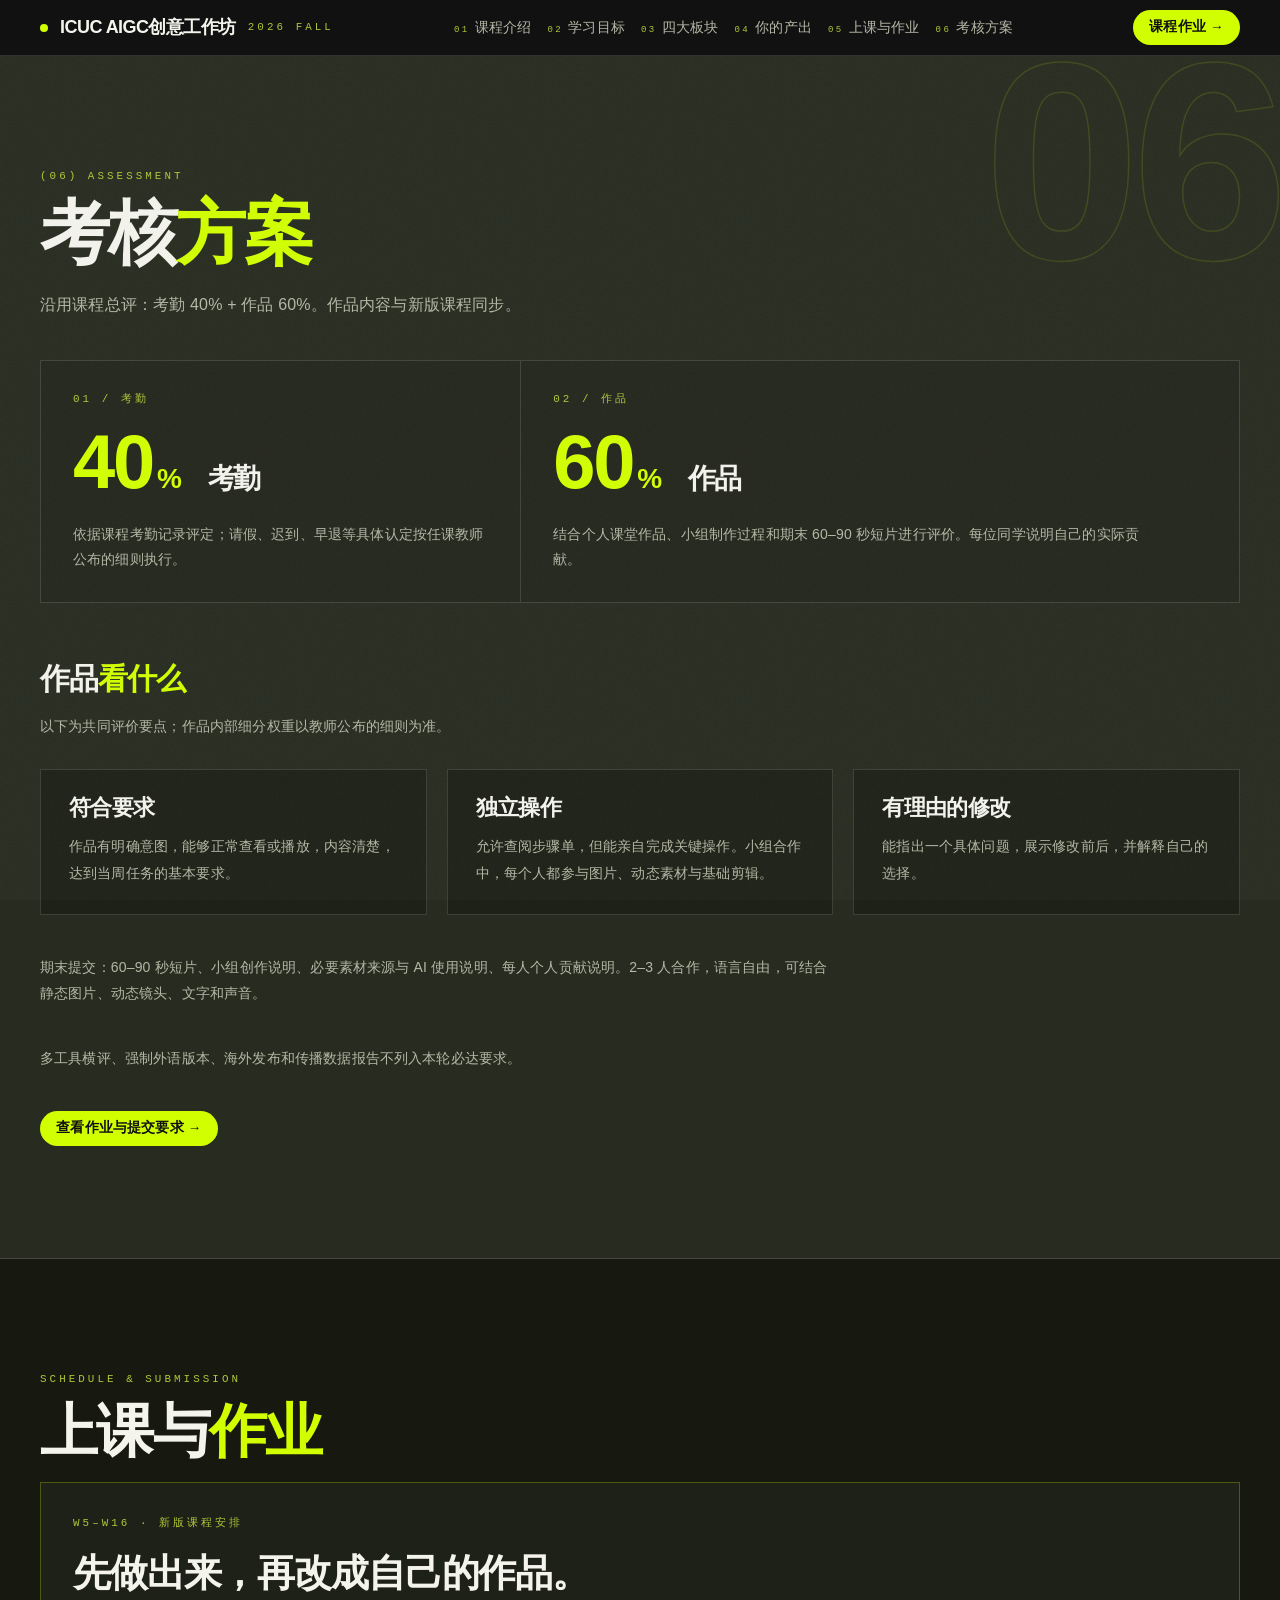
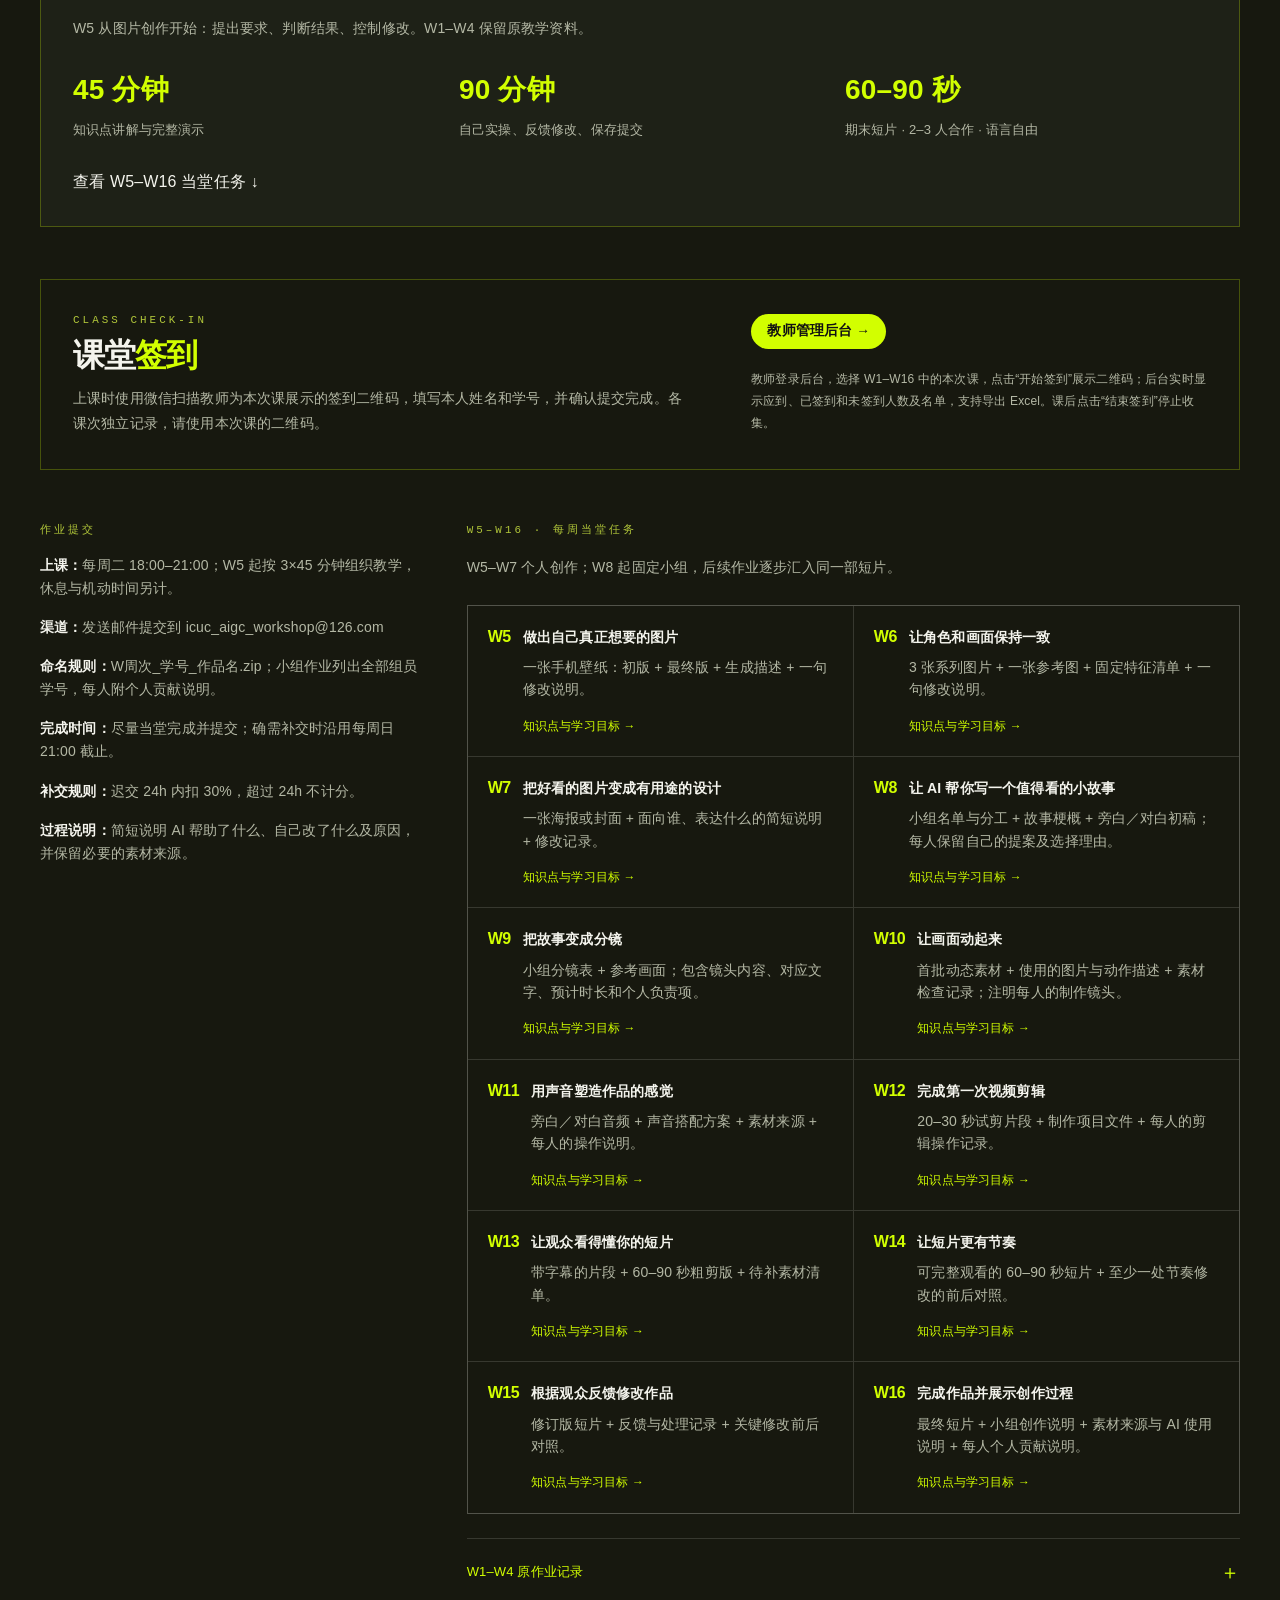
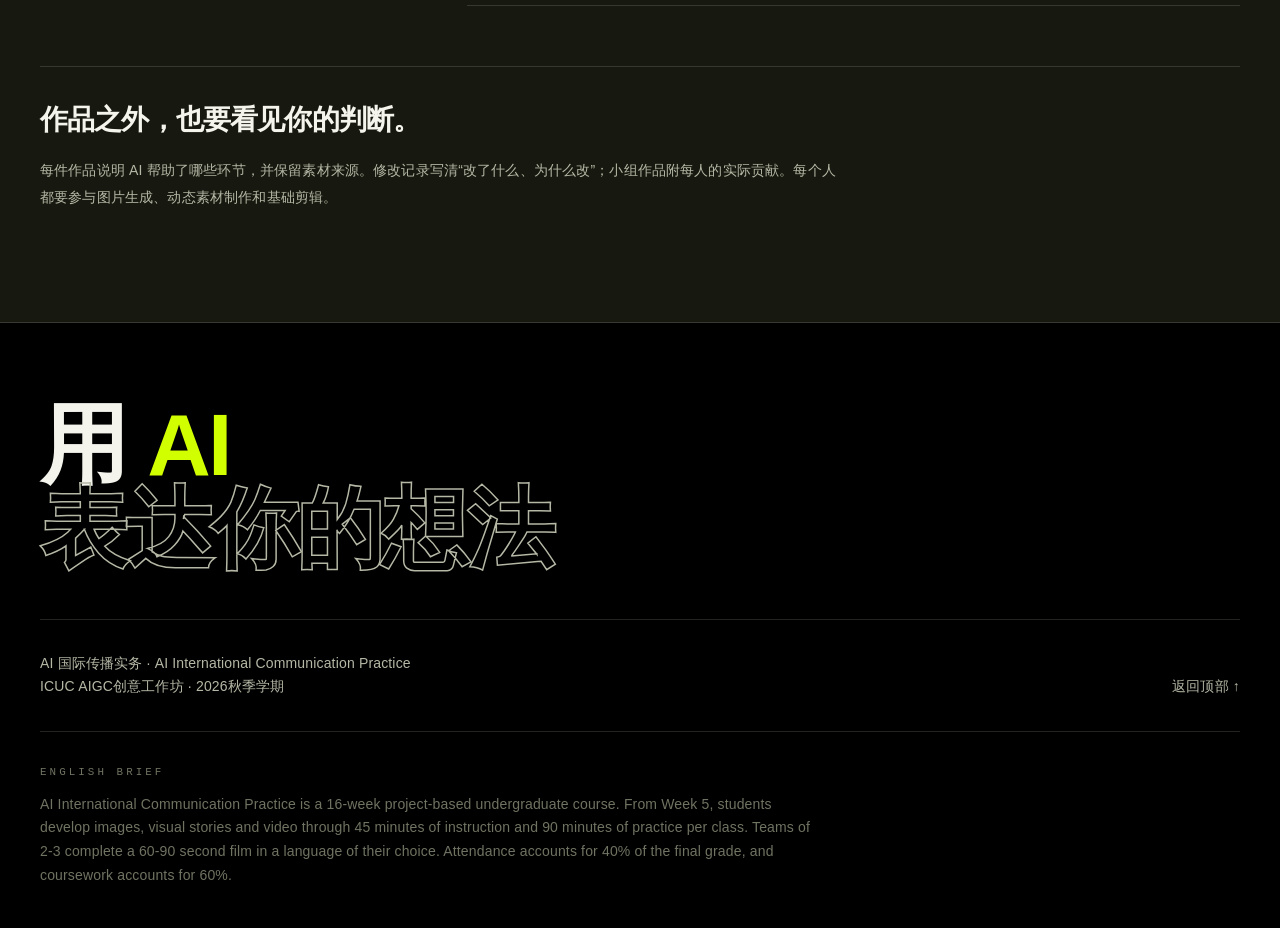
<file: assessment.html>
<!doctype html><html lang="zh-CN"><head><meta charset="utf-8"><meta name="viewport" content="width=device-width,initial-scale=1"><title>考核方案 · AI 国际传播实务</title><meta name="description" content="AI 创意表达与短片制作：W5 起每周 45 分钟讲解演示、90 分钟实操，期末完成 60–90 秒小组短片。"><link rel="stylesheet" href="assets/original.css"><link rel="stylesheet" href="assets/original-look.css?v=curriculum-20261108"><script src="assets/original-motion.js?v=4" defer></script><noscript><style>.reveal,.mask-line>span{opacity:1!important;transform:none!important}.phase-panel[hidden]{display:block!important}</style></noscript></head><body><a class="skip-link" href="#main">跳到正文</a><div class="scroll-progress" aria-hidden="true"><i></i></div><header class="original-header"><a class="brand-link" href="index.html#top"><span class="dot-live"></span><span class="font-display">ICUC AIGC创意工作坊</span><small class="d-mono">2026 FALL</small></a><nav class="desktop-nav" aria-label="主导航"><a class="u-link" href="index.html#info"><span class="d-mono">01</span>课程介绍</a><a class="u-link" href="index.html#learning-goals"><span class="d-mono">02</span>学习目标</a><a class="u-link" href="index.html#syllabus"><span class="d-mono">03</span>四大板块</a><a class="u-link" href="index.html#your-outputs"><span class="d-mono">04</span>你的产出</a><a class="u-link" href="index.html#assignments"><span class="d-mono">05</span>上课与作业</a><a class="u-link" href="index.html#assessment"><span class="d-mono">06</span>考核方案</a></nav><div class="nav-actions"><a class="btn-lime nav-cta" href="index.html#assignments">课程作业 →</a><button class="menu-trigger" aria-label="打开菜单" aria-expanded="false">☰</button></div></header><dialog class="mobile-menu" aria-label="导航菜单"><div class="dialog-top"><b class="font-display">ICUC AIGC创意工作坊</b><button data-close aria-label="关闭菜单">✕</button></div><nav><a class="u-link" href="index.html#info"><span class="d-mono">01</span>课程介绍</a><a class="u-link" href="index.html#learning-goals"><span class="d-mono">02</span>学习目标</a><a class="u-link" href="index.html#syllabus"><span class="d-mono">03</span>四大板块</a><a class="u-link" href="index.html#your-outputs"><span class="d-mono">04</span>你的产出</a><a class="u-link" href="index.html#assignments"><span class="d-mono">05</span>上课与作业</a><a class="u-link" href="index.html#assessment"><span class="d-mono">06</span>考核方案</a></nav></dialog><main id="main"><div id="top" class="inner-top"></div><section id="assessment" class="original-section olive-section"><div class="ghost-num font-display" aria-hidden="true">06</div><div class="section-front"><div class="d-mono mb-4 reveal">(06) ASSESSMENT</div><h2 class="d-title section-title mb-6 reveal">考核<span style="color:var(--lime)">方案</span></h2><p class="section-desc reveal">沿用课程总评：考勤 40% + 作品 60%。作品内容与新版课程同步。</p><div class="assessment-primary"><article class="reveal"><div class="d-mono mb-4">01 / 考勤</div><div class="primary-score font-display">40<small>%</small><h3>考勤</h3></div><p>依据课程考勤记录评定；请假、迟到、早退等具体认定按任课教师公布的细则执行。</p></article><article class="reveal"><div class="d-mono mb-4">02 / 作品</div><div class="primary-score font-display">60<small>%</small><h3>作品</h3></div><p>结合个人课堂作品、小组制作过程和期末 60–90 秒短片进行评价。每位同学说明自己的实际贡献。</p></article></div><div class="work-breakdown-heading reveal"><h3 class="d-title">作品<span style="color:var(--lime)">看什么</span></h3><p>以下为共同评价要点；作品内部细分权重以教师公布的细则为准。</p></div><div class="revision-criteria"><article class="panel reveal"><h4 class="d-title">符合要求</h4><p>作品有明确意图，能够正常查看或播放，内容清楚，达到当周任务的基本要求。</p></article><article class="panel reveal"><h4 class="d-title">独立操作</h4><p>允许查阅步骤单，但能亲自完成关键操作。小组合作中，每个人都参与图片、动态素材与基础剪辑。</p></article><article class="panel reveal"><h4 class="d-title">有理由的修改</h4><p>能指出一个具体问题，展示修改前后，并解释自己的选择。</p></article></div><p class="assessment-footnote reveal">期末提交：60–90 秒短片、小组创作说明、必要素材来源与 AI 使用说明、每人个人贡献说明。2–3 人合作，语言自由，可结合静态图片、动态镜头、文字和声音。</p><p class="assessment-footnote reveal">多工具横评、强制外语版本、海外发布和传播数据报告不列入本轮必达要求。</p><a class="btn-lime mt-10" href="assessment.html#assignments">查看作业与提交要求 →</a></div></section><section class="original-section info-section"><div class="d-mono mb-4 reveal">SCHEDULE & SUBMISSION</div><h2 class="d-title section-title mb-6 reveal">上课与<span style="color:var(--lime)">作业</span></h2><div id="assignments" class="assignment-area"><div class="curriculum-note reveal"><div class="d-mono">W5–W16 · 新版课程安排</div><h3 class="d-title">先做出来，再改成自己的作品。</h3><p>W5 从图片创作开始：提出要求、判断结果、控制修改。W1–W4 保留原教学资料。</p><div class="class-rhythm"><div><strong>45 分钟</strong><span>知识点讲解与完整演示</span></div><div><strong>90 分钟</strong><span>自己实操、反馈修改、保存提交</span></div><div><strong>60–90 秒</strong><span>期末短片 · 2–3 人合作 · 语言自由</span></div></div><a class="u-link" href="#mini-assignments">查看 W5–W16 当堂任务 ↓</a></div><div class="attendance-entry reveal"><div><div class="d-mono mb-3">CLASS CHECK-IN</div><h3 class="d-title">课堂<span style="color:var(--lime)">签到</span></h3><p>上课时使用微信扫描教师为本次课展示的签到二维码，填写本人姓名和学号，并确认提交完成。各课次独立记录，请使用本次课的二维码。</p></div><div class="attendance-actions"><a class="btn-lime" href="https://icuc-aigc-attendance.akon-mar.chatgpt.site/admin">教师管理后台 →</a><small>教师登录后台，选择 W1–W16 中的本次课，点击“开始签到”展示二维码；后台实时显示应到、已签到和未签到人数及名单，支持导出 Excel。课后点击“结束签到”停止收集。</small></div></div><div class="assignment-rules reveal"><div class="d-mono mb-4">作业提交</div><p><b>上课：</b>每周二 18:00–21:00；W5 起按 3×45 分钟组织教学，休息与机动时间另计。</p><p><b>渠道：</b>发送邮件提交到 <a href="mailto:icuc_aigc_workshop@126.com">icuc_aigc_workshop@126.com</a></p><p><b>命名规则：</b>W周次_学号_作品名.zip；小组作业列出全部组员学号，每人附个人贡献说明。</p><p><b>完成时间：</b>尽量当堂完成并提交；确需补交时沿用每周日 21:00 截止。</p><p><b>补交规则：</b>迟交 24h 内扣 30%，超过 24h 不计分。</p><p><b>过程说明：</b>简短说明 AI 帮助了什么、自己改了什么及原因，并保留必要的素材来源。</p></div><div id="mini-assignments"><div class="d-mono mb-4 reveal">W5–W16 · 每周当堂任务</div><p class="assignment-context">W5–W7 个人创作；W8 起固定小组，后续作业逐步汇入同一部短片。</p><div class="mini-grid"><div class="mini-item reveal"><b class="font-display">W5</b><span><strong>做出自己真正想要的图片</strong>一张手机壁纸：初版 + 最终版 + 生成描述 + 一句修改说明。<a class="assignment-detail u-link" href="phase-2.html#week-5">知识点与学习目标 →</a></span></div><div class="mini-item reveal"><b class="font-display">W6</b><span><strong>让角色和画面保持一致</strong>3 张系列图片 + 一张参考图 + 固定特征清单 + 一句修改说明。<a class="assignment-detail u-link" href="phase-2.html#week-6">知识点与学习目标 →</a></span></div><div class="mini-item reveal"><b class="font-display">W7</b><span><strong>把好看的图片变成有用途的设计</strong>一张海报或封面 + 面向谁、表达什么的简短说明 + 修改记录。<a class="assignment-detail u-link" href="phase-2.html#week-7">知识点与学习目标 →</a></span></div><div class="mini-item reveal"><b class="font-display">W8</b><span><strong>让 AI 帮你写一个值得看的小故事</strong>小组名单与分工 + 故事梗概 + 旁白／对白初稿；每人保留自己的提案及选择理由。<a class="assignment-detail u-link" href="phase-2.html#week-8">知识点与学习目标 →</a></span></div><div class="mini-item reveal"><b class="font-display">W9</b><span><strong>把故事变成分镜</strong>小组分镜表 + 参考画面；包含镜头内容、对应文字、预计时长和个人负责项。<a class="assignment-detail u-link" href="phase-3.html#week-9">知识点与学习目标 →</a></span></div><div class="mini-item reveal"><b class="font-display">W10</b><span><strong>让画面动起来</strong>首批动态素材 + 使用的图片与动作描述 + 素材检查记录；注明每人的制作镜头。<a class="assignment-detail u-link" href="phase-3.html#week-10">知识点与学习目标 →</a></span></div><div class="mini-item reveal"><b class="font-display">W11</b><span><strong>用声音塑造作品的感觉</strong>旁白／对白音频 + 声音搭配方案 + 素材来源 + 每人的操作说明。<a class="assignment-detail u-link" href="phase-3.html#week-11">知识点与学习目标 →</a></span></div><div class="mini-item reveal"><b class="font-display">W12</b><span><strong>完成第一次视频剪辑</strong>20–30 秒试剪片段 + 制作项目文件 + 每人的剪辑操作记录。<a class="assignment-detail u-link" href="phase-3.html#week-12">知识点与学习目标 →</a></span></div><div class="mini-item reveal"><b class="font-display">W13</b><span><strong>让观众看得懂你的短片</strong>带字幕的片段 + 60–90 秒粗剪版 + 待补素材清单。<a class="assignment-detail u-link" href="phase-4.html#week-13">知识点与学习目标 →</a></span></div><div class="mini-item reveal"><b class="font-display">W14</b><span><strong>让短片更有节奏</strong>可完整观看的 60–90 秒短片 + 至少一处节奏修改的前后对照。<a class="assignment-detail u-link" href="phase-4.html#week-14">知识点与学习目标 →</a></span></div><div class="mini-item reveal"><b class="font-display">W15</b><span><strong>根据观众反馈修改作品</strong>修订版短片 + 反馈与处理记录 + 关键修改前后对照。<a class="assignment-detail u-link" href="phase-4.html#week-15">知识点与学习目标 →</a></span></div><div class="mini-item reveal"><b class="font-display">W16</b><span><strong>完成作品并展示创作过程</strong>最终短片 + 小组创作说明 + 素材来源与 AI 使用说明 + 每人个人贡献说明。<a class="assignment-detail u-link" href="phase-4.html#week-16">知识点与学习目标 →</a></span></div></div><details class="outcome-details"><summary>W1–W4 原作业记录<span>＋</span></summary><div class="mini-grid"><div class="mini-item"><b class="font-display">W1</b><span><strong>课程个人心得</strong>在个人电脑上安装 Workbuddy 和 Obsdian，然后用 Workbuddy 基于 W1 课程内容做一份课程个人心得。形式不限，可以是 DOCS、PPT、视频、图片、思维导图等。</span></div><div class="mini-item"><b class="font-display">W2</b><span><strong>个人知识库</strong>使用 Workbuddy 和 Obsidian 开始搭建个人知识库。</span></div><div class="mini-item"><b class="font-display">W3</b><span><strong>组合流初体验</strong>用 DeepSeek 批量生成 10 个开头，再用豆包精修，提交 3 条海外社媒文案底稿。</span></div><div class="mini-item"><b class="font-display">W4</b><span><strong>标识自查</strong>用 MediaInfo 检查自己 W4 多语种自我介绍短片的元数据，提交检查截图。</span></div></div></details></div></div><div class="process-note"><h2 class="d-title">作品之外，也要看见你的判断。</h2><p>每件作品说明 AI 帮助了哪些环节，并保留素材来源。修改记录写清“改了什么、为什么改”；小组作品附每人的实际贡献。每个人都要参与图片生成、动态素材制作和基础剪辑。</p></div></section></main><footer class="original-footer"><div class="font-display footer-title">用 <span style="color:var(--lime)">AI</span><span class="outline block">表达你的想法</span></div><div class="footer-meta"><p>AI 国际传播实务 · AI International Communication Practice<br>ICUC AIGC创意工作坊 · 2026秋季学期</p><a class="u-link" href="#top">返回顶部 ↑</a></div><div class="footer-brief"><div class="d-mono-dim mb-3">ENGLISH BRIEF</div><p>AI International Communication Practice is a 16-week project-based undergraduate course. From Week 5, students develop images, visual stories and video through 45 minutes of instruction and 90 minutes of practice per class. Teams of 2-3 complete a 60-90 second film in a language of their choice. Attendance accounts for 40% of the final grade, and coursework accounts for 60%.</p></div></footer></body></html>
</file>
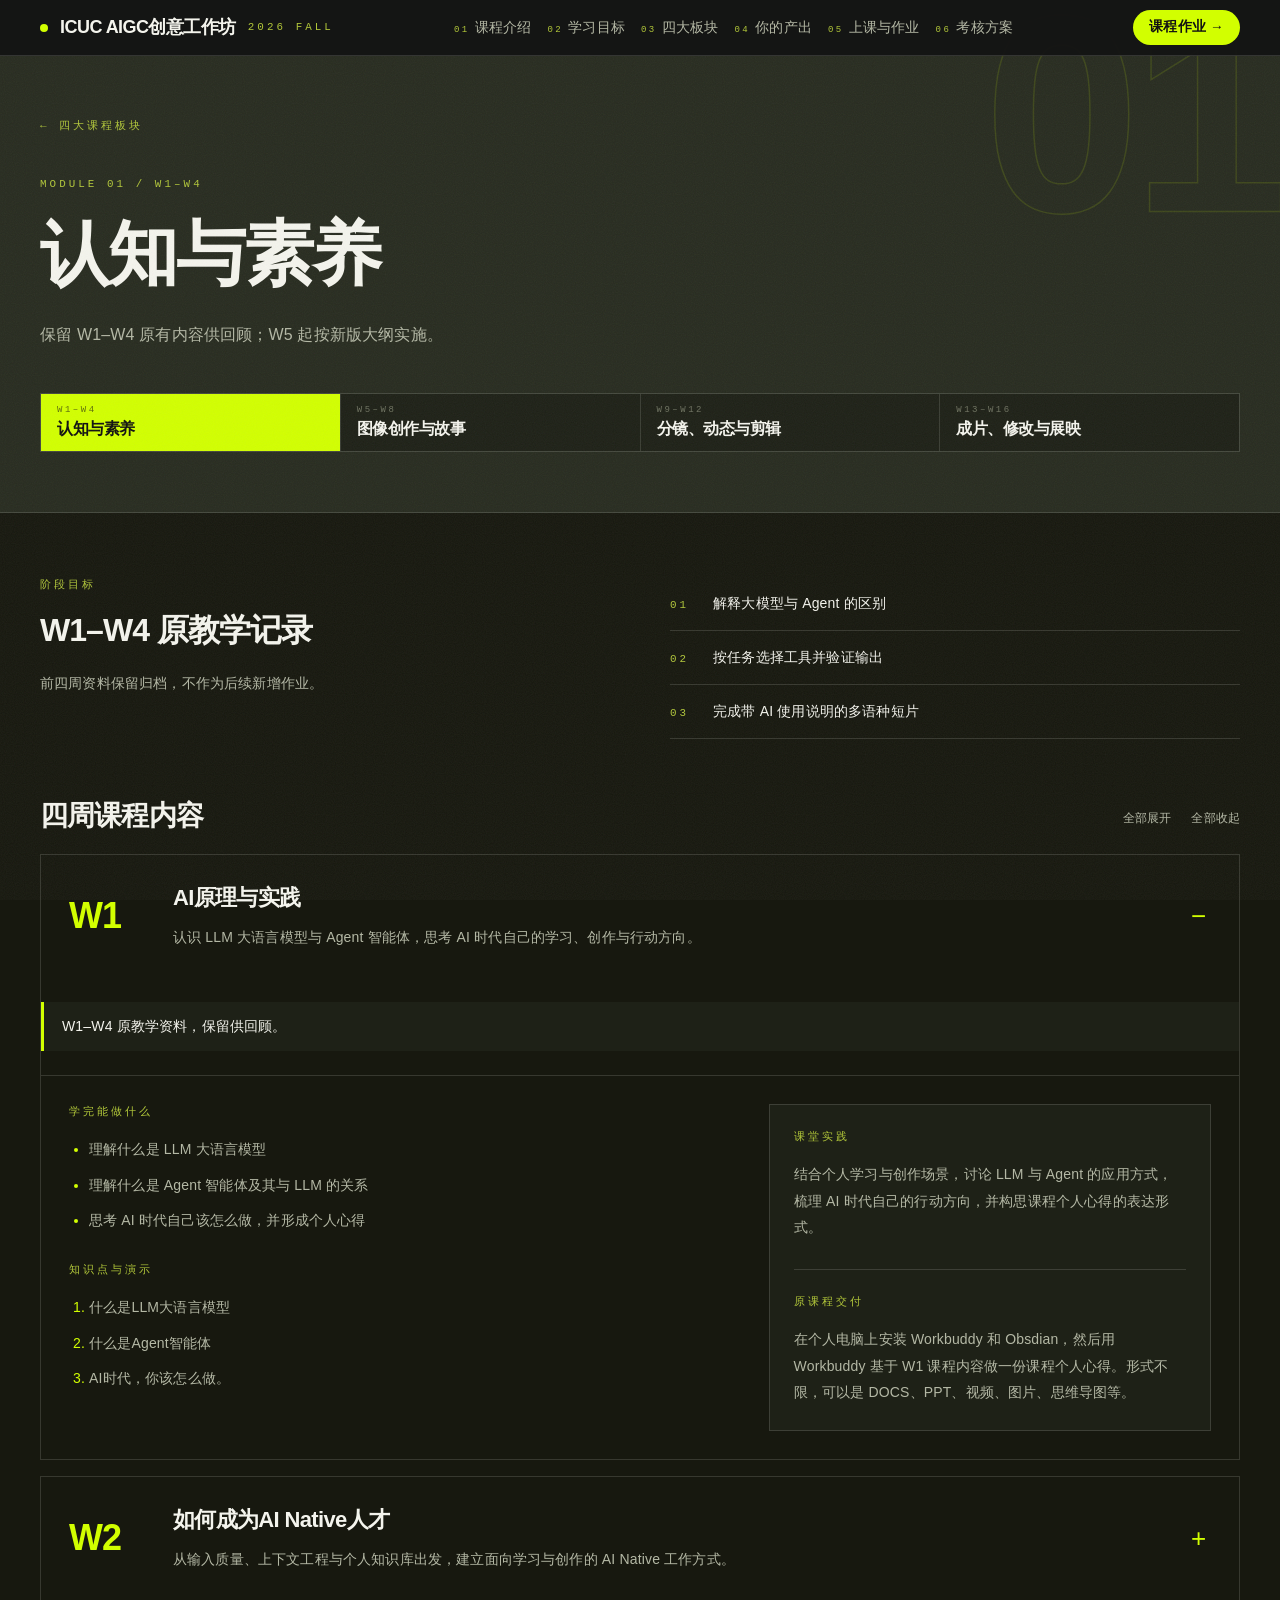
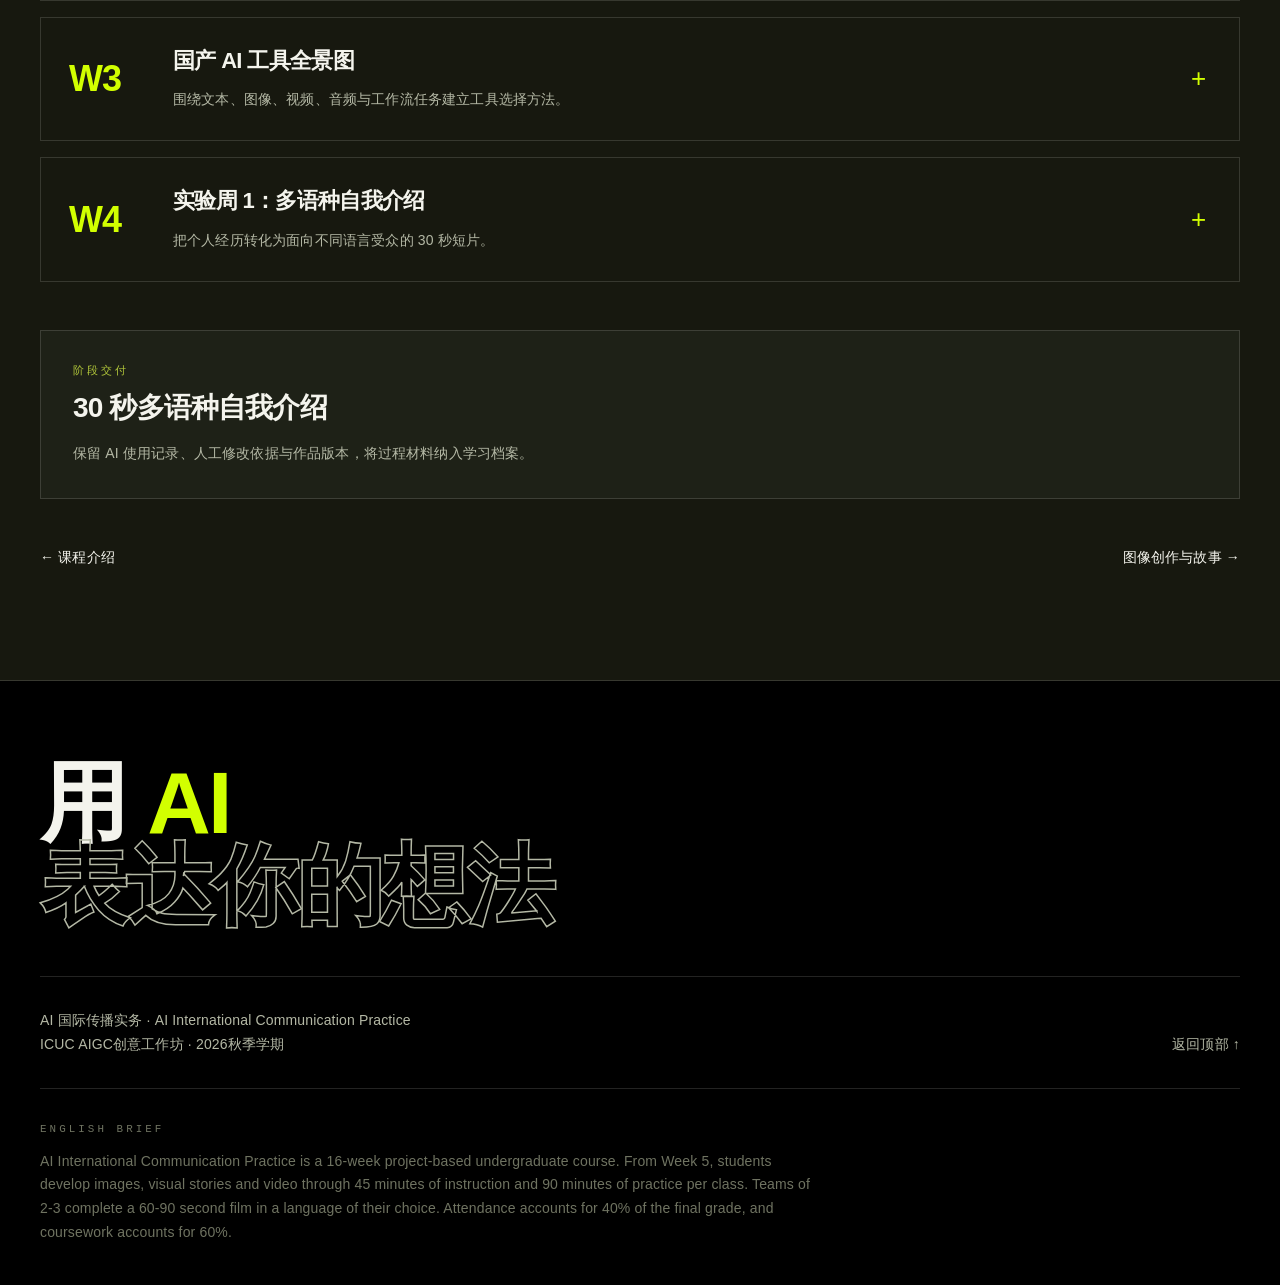
<file: phase-1.html>
<!doctype html><html lang="zh-CN"><head><meta charset="utf-8"><meta name="viewport" content="width=device-width,initial-scale=1"><title>认知与素养 · AI 国际传播实务</title><meta name="description" content="AI 创意表达与短片制作：W5 起每周 45 分钟讲解演示、90 分钟实操，期末完成 60–90 秒小组短片。"><link rel="stylesheet" href="assets/original.css"><link rel="stylesheet" href="assets/original-look.css?v=curriculum-20261108"><script src="assets/original-motion.js?v=4" defer></script><noscript><style>.reveal,.mask-line>span{opacity:1!important;transform:none!important}.phase-panel[hidden]{display:block!important}</style></noscript></head><body><a class="skip-link" href="#main">跳到正文</a><div class="scroll-progress" aria-hidden="true"><i></i></div><header class="original-header"><a class="brand-link" href="index.html#top"><span class="dot-live"></span><span class="font-display">ICUC AIGC创意工作坊</span><small class="d-mono">2026 FALL</small></a><nav class="desktop-nav" aria-label="主导航"><a class="u-link" href="index.html#info"><span class="d-mono">01</span>课程介绍</a><a class="u-link" href="index.html#learning-goals"><span class="d-mono">02</span>学习目标</a><a class="u-link" href="index.html#syllabus"><span class="d-mono">03</span>四大板块</a><a class="u-link" href="index.html#your-outputs"><span class="d-mono">04</span>你的产出</a><a class="u-link" href="index.html#assignments"><span class="d-mono">05</span>上课与作业</a><a class="u-link" href="index.html#assessment"><span class="d-mono">06</span>考核方案</a></nav><div class="nav-actions"><a class="btn-lime nav-cta" href="index.html#assignments">课程作业 →</a><button class="menu-trigger" aria-label="打开菜单" aria-expanded="false">☰</button></div></header><dialog class="mobile-menu" aria-label="导航菜单"><div class="dialog-top"><b class="font-display">ICUC AIGC创意工作坊</b><button data-close aria-label="关闭菜单">✕</button></div><nav><a class="u-link" href="index.html#info"><span class="d-mono">01</span>课程介绍</a><a class="u-link" href="index.html#learning-goals"><span class="d-mono">02</span>学习目标</a><a class="u-link" href="index.html#syllabus"><span class="d-mono">03</span>四大板块</a><a class="u-link" href="index.html#your-outputs"><span class="d-mono">04</span>你的产出</a><a class="u-link" href="index.html#assignments"><span class="d-mono">05</span>上课与作业</a><a class="u-link" href="index.html#assessment"><span class="d-mono">06</span>考核方案</a></nav></dialog><main id="main"><section id="top" class="original-section inner-hero olive-section"><div class="ghost-num font-display" aria-hidden="true">01</div><div class="section-front"><a class="u-link d-mono" href="index.html#syllabus">← 四大课程板块</a><p class="d-mono inner-kicker">MODULE 01 / W1–W4</p><h1 class="d-title inner-title">认知与素养</h1><p class="section-desc">保留 W1–W4 原有内容供回顾；W5 起按新版大纲实施。</p><div class="phase-tabs" aria-label="四大课程板块"><a href="phase-1.html" aria-current=page><span class="d-mono-dim">W1–W4</span><span class="d-title">认知与素养</span></a><a href="phase-2.html" ><span class="d-mono-dim">W5–W8</span><span class="d-title">图像创作与故事</span></a><a href="phase-3.html" ><span class="d-mono-dim">W9–W12</span><span class="d-title">分镜、动态与剪辑</span></a><a href="phase-4.html" ><span class="d-mono-dim">W13–W16</span><span class="d-title">成片、修改与展映</span></a></div></div></section><section class="original-section detail-section"><div class="module-goals reveal"><div><div class="d-mono mb-4">阶段目标</div><h2 class="d-title">W1–W4 原教学记录</h2><p>前四周资料保留归档，不作为后续新增作业。</p></div><ol><li><span class="d-mono">01</span>解释大模型与 Agent 的区别</li><li><span class="d-mono">02</span>按任务选择工具并验证输出</li><li><span class="d-mono">03</span>完成带 AI 使用说明的多语种短片</li></ol></div><div class="detail-toolbar"><h2 class="d-title">四周课程内容</h2><div><button data-expand="true" class="u-link">全部展开</button><button data-expand="false" class="u-link">全部收起</button></div></div><details class="week reveal" id="week-1" open><summary><span class="font-display week-n">W1</span><div><h3 class="d-title">AI原理与实践</h3><p>认识 LLM 大语言模型与 Agent 智能体，思考 AI 时代自己的学习、创作与行动方向。</p></div><span class="expand-symbol" aria-hidden="true"></span></summary><p class="lesson-rhythm">W1–W4 原教学资料，保留供回顾。</p><div class="lesson-body"><div><h4 class="d-mono">学完能做什么</h4><ul><li>理解什么是 LLM 大语言模型</li><li>理解什么是 Agent 智能体及其与 LLM 的关系</li><li>思考 AI 时代自己该怎么做，并形成个人心得</li></ul><h4 class="d-mono">知识点与演示</h4><ol><li>什么是LLM大语言模型</li><li>什么是Agent智能体</li><li>AI时代，你该怎么做。</li></ol></div><aside class="panel"><h4 class="d-mono">课堂实践</h4><p>结合个人学习与创作场景，讨论 LLM 与 Agent 的应用方式，梳理 AI 时代自己的行动方向，并构思课程个人心得的表达形式。</p><div class="lesson-output"><h4 class="d-mono">原课程交付</h4><p>在个人电脑上安装 Workbuddy 和 Obsdian，然后用 Workbuddy 基于 W1 课程内容做一份课程个人心得。形式不限，可以是 DOCS、PPT、视频、图片、思维导图等。</p></div></aside></div></details><details class="week reveal" id="week-2" ><summary><span class="font-display week-n">W2</span><div><h3 class="d-title">如何成为AI Native人才</h3><p>从输入质量、上下文工程与个人知识库出发，建立面向学习与创作的 AI Native 工作方式。</p></div><span class="expand-symbol" aria-hidden="true"></span></summary><p class="lesson-rhythm">W1–W4 原教学资料，保留供回顾。</p><div class="lesson-body"><div><h4 class="d-mono">学完能做什么</h4><ul><li>理解输入质量对 AI 输出的影响</li><li>学会围绕任务组织和提供上下文</li><li>使用 Workbuddy 和 Obsidian 开始搭建个人知识库</li><li>整理可复用的个人上线文仓库</li></ul><h4 class="d-mono">知识点与演示</h4><ol><li>输入决定输出</li><li>上下文工程</li><li>个人知识库</li><li>个人上线文仓库</li></ol></div><aside class="panel"><h4 class="d-mono">课堂实践</h4><p>围绕自己的学习或创作任务，梳理输入材料、上下文和已有知识，设计个人知识库与个人上线文仓库的初步结构。</p><div class="lesson-output"><h4 class="d-mono">原课程交付</h4><p>使用 Workbuddy 和 Obsidian 开始搭建个人知识库。</p></div></aside></div></details><details class="week reveal" id="week-3" ><summary><span class="font-display week-n">W3</span><div><h3 class="d-title">国产 AI 工具全景图</h3><p>围绕文本、图像、视频、音频与工作流任务建立工具选择方法。</p></div><span class="expand-symbol" aria-hidden="true"></span></summary><p class="lesson-rhythm">W1–W4 原教学资料，保留供回顾。</p><div class="lesson-body"><div><h4 class="d-mono">学完能做什么</h4><ul><li>建立任务与工具的对应关系</li><li>用统一材料比较工具输出</li><li>说明选择依据与使用限制</li></ul><h4 class="d-mono">知识点与演示</h4><ol><li>工具地图：按生成模态与任务组织工具，而不是只记产品名称。</li><li>对照方法：同一输入、同一输出标准，对比准确性、表达、可控性与操作成本。</li><li>组合使用：先批量构思，再精修、核查与人工定稿。</li></ol></div><aside class="panel"><h4 class="d-mono">课堂实践</h4><p>用两款可用工具处理同一段跨文化介绍，记录各自优点、错误和修改成本，整理个人工具清单。</p><div class="lesson-output"><h4 class="d-mono">原课程交付</h4><p>工具比较表 + 个人能力地图</p></div></aside></div></details><details class="week reveal" id="week-4" ><summary><span class="font-display week-n">W4</span><div><h3 class="d-title">实验周 1：多语种自我介绍</h3><p>把个人经历转化为面向不同语言受众的 30 秒短片。</p></div><span class="expand-symbol" aria-hidden="true"></span></summary><p class="lesson-rhythm">W1–W4 原教学资料，保留供回顾。</p><div class="lesson-body"><div><h4 class="d-mono">学完能做什么</h4><ul><li>完成中文与外语的受众适配</li><li>串联文案、配音、字幕和剪辑</li><li>说明作品中的 AI 使用环节</li></ul><h4 class="d-mono">知识点与演示</h4><ol><li>中文基线：先写真实的个人经历与记忆点。</li><li>多语种表达：中文、英文与一种小语种的表达适配及核查。</li><li>成片检查：声音、字幕、画面一致；添加 AI 使用说明与必要标识。</li></ol></div><aside class="panel"><h4 class="d-mono">课堂实践</h4><p>生成与试听多语种口播，制作数字人或人物介绍短片，开展同伴观看反馈并修改。</p><div class="lesson-output"><h4 class="d-mono">原课程交付</h4><p>30 秒多语种短片 + AI 使用声明</p></div></aside></div></details><div class="phase-deliverable panel reveal"><div class="d-mono mb-4">阶段交付</div><h2 class="d-title">30 秒多语种自我介绍</h2><p>保留 AI 使用记录、人工修改依据与作品版本，将过程材料纳入学习档案。</p></div><div class="page-links"><a class="u-link" href="index.html#syllabus">← 课程介绍</a><a class="u-link" href="phase-2.html">图像创作与故事 →</a></div></section></main><footer class="original-footer"><div class="font-display footer-title">用 <span style="color:var(--lime)">AI</span><span class="outline block">表达你的想法</span></div><div class="footer-meta"><p>AI 国际传播实务 · AI International Communication Practice<br>ICUC AIGC创意工作坊 · 2026秋季学期</p><a class="u-link" href="#top">返回顶部 ↑</a></div><div class="footer-brief"><div class="d-mono-dim mb-3">ENGLISH BRIEF</div><p>AI International Communication Practice is a 16-week project-based undergraduate course. From Week 5, students develop images, visual stories and video through 45 minutes of instruction and 90 minutes of practice per class. Teams of 2-3 complete a 60-90 second film in a language of their choice. Attendance accounts for 40% of the final grade, and coursework accounts for 60%.</p></div></footer></body></html>
</file>
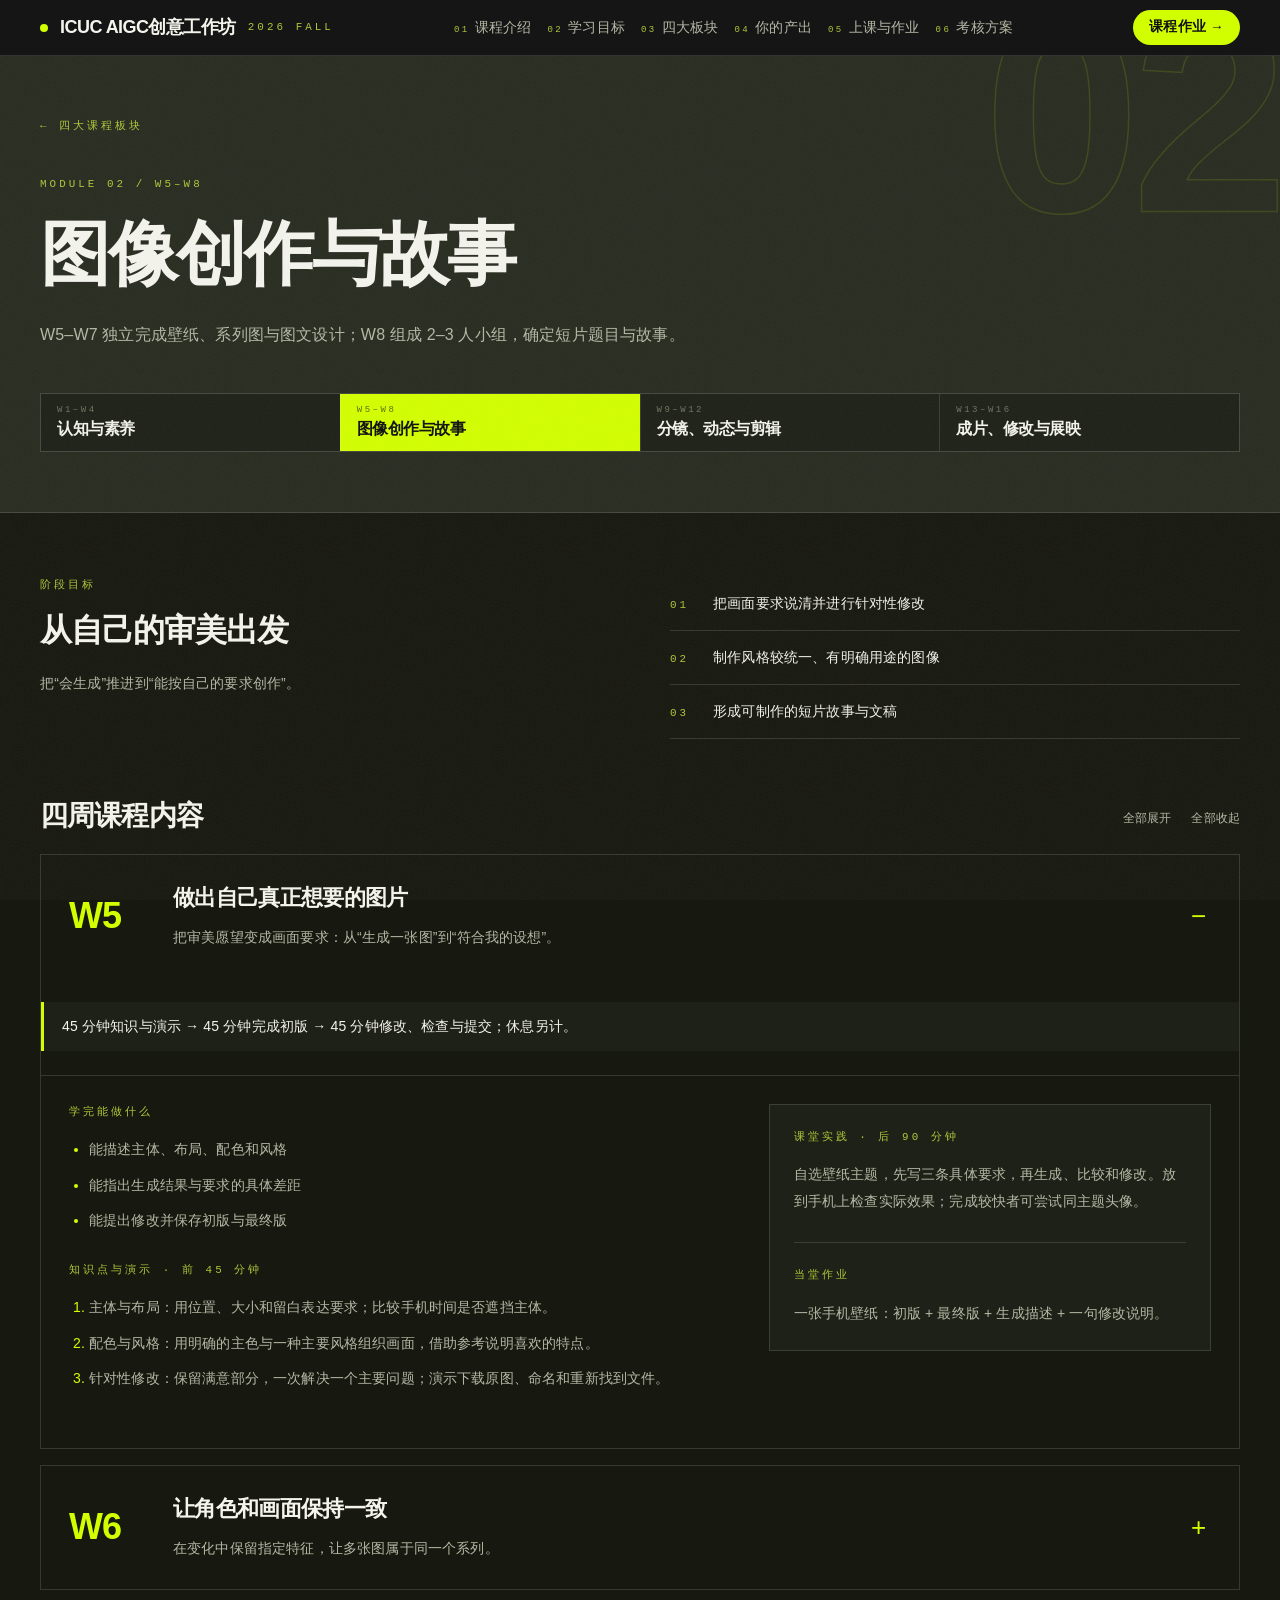
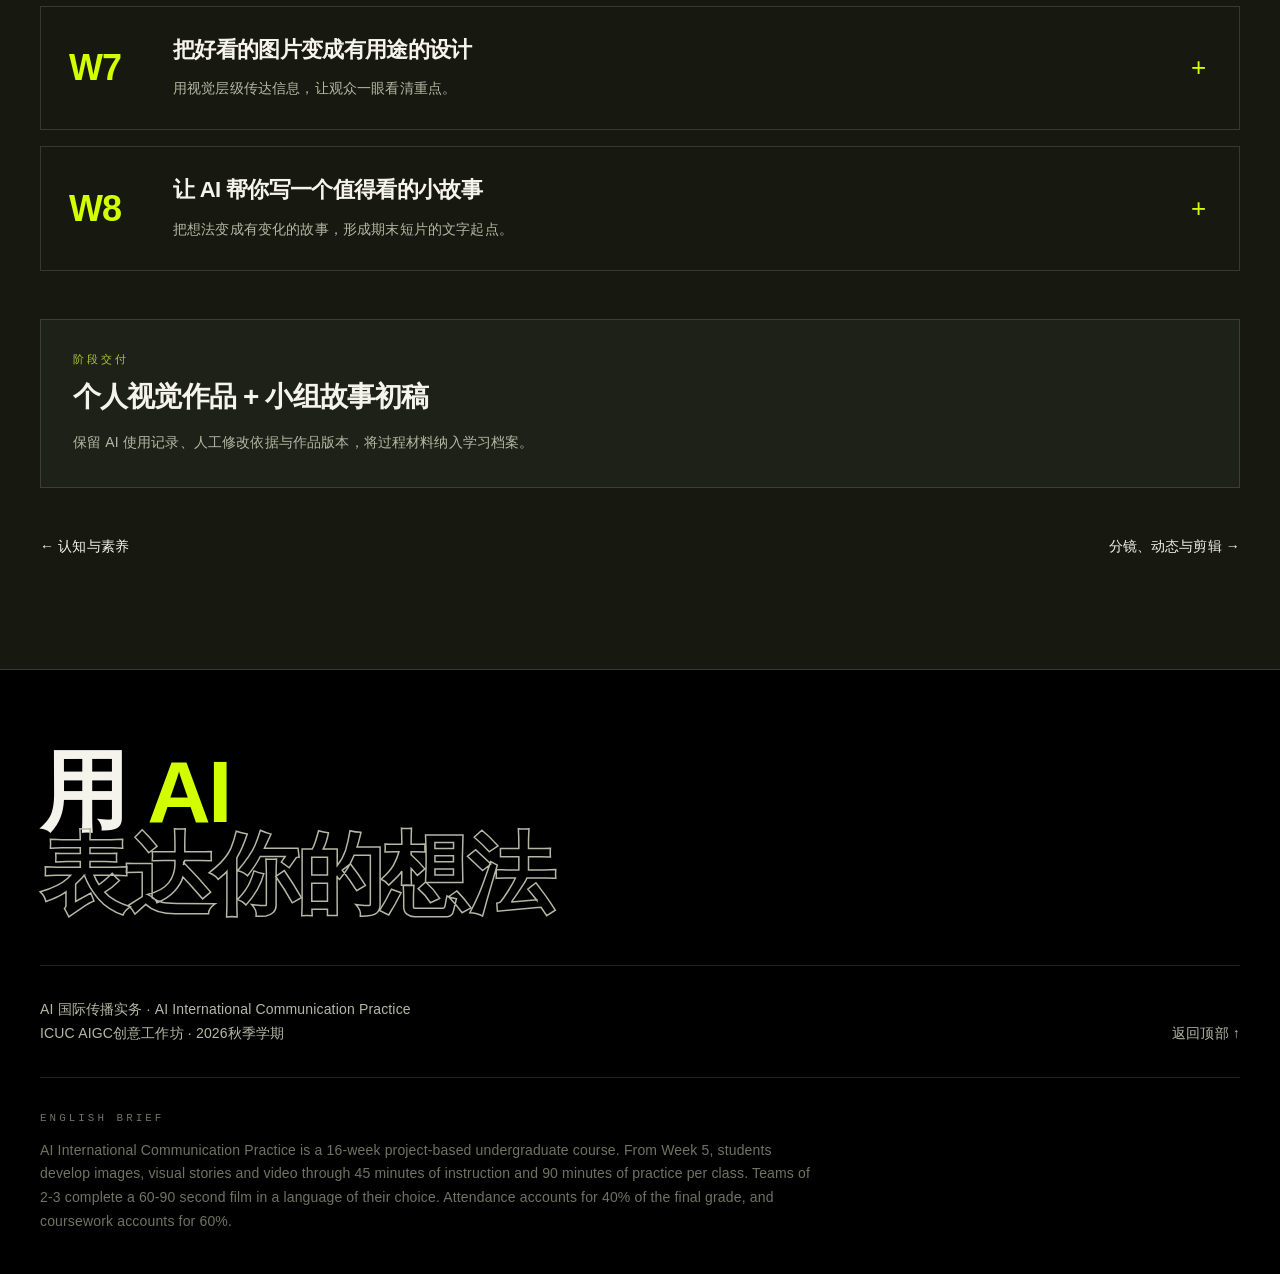
<file: phase-2.html>
<!doctype html><html lang="zh-CN"><head><meta charset="utf-8"><meta name="viewport" content="width=device-width,initial-scale=1"><title>图像创作与故事 · AI 国际传播实务</title><meta name="description" content="AI 创意表达与短片制作：W5 起每周 45 分钟讲解演示、90 分钟实操，期末完成 60–90 秒小组短片。"><link rel="stylesheet" href="assets/original.css"><link rel="stylesheet" href="assets/original-look.css?v=curriculum-20261108"><script src="assets/original-motion.js?v=4" defer></script><noscript><style>.reveal,.mask-line>span{opacity:1!important;transform:none!important}.phase-panel[hidden]{display:block!important}</style></noscript></head><body><a class="skip-link" href="#main">跳到正文</a><div class="scroll-progress" aria-hidden="true"><i></i></div><header class="original-header"><a class="brand-link" href="index.html#top"><span class="dot-live"></span><span class="font-display">ICUC AIGC创意工作坊</span><small class="d-mono">2026 FALL</small></a><nav class="desktop-nav" aria-label="主导航"><a class="u-link" href="index.html#info"><span class="d-mono">01</span>课程介绍</a><a class="u-link" href="index.html#learning-goals"><span class="d-mono">02</span>学习目标</a><a class="u-link" href="index.html#syllabus"><span class="d-mono">03</span>四大板块</a><a class="u-link" href="index.html#your-outputs"><span class="d-mono">04</span>你的产出</a><a class="u-link" href="index.html#assignments"><span class="d-mono">05</span>上课与作业</a><a class="u-link" href="index.html#assessment"><span class="d-mono">06</span>考核方案</a></nav><div class="nav-actions"><a class="btn-lime nav-cta" href="index.html#assignments">课程作业 →</a><button class="menu-trigger" aria-label="打开菜单" aria-expanded="false">☰</button></div></header><dialog class="mobile-menu" aria-label="导航菜单"><div class="dialog-top"><b class="font-display">ICUC AIGC创意工作坊</b><button data-close aria-label="关闭菜单">✕</button></div><nav><a class="u-link" href="index.html#info"><span class="d-mono">01</span>课程介绍</a><a class="u-link" href="index.html#learning-goals"><span class="d-mono">02</span>学习目标</a><a class="u-link" href="index.html#syllabus"><span class="d-mono">03</span>四大板块</a><a class="u-link" href="index.html#your-outputs"><span class="d-mono">04</span>你的产出</a><a class="u-link" href="index.html#assignments"><span class="d-mono">05</span>上课与作业</a><a class="u-link" href="index.html#assessment"><span class="d-mono">06</span>考核方案</a></nav></dialog><main id="main"><section id="top" class="original-section inner-hero olive-section"><div class="ghost-num font-display" aria-hidden="true">02</div><div class="section-front"><a class="u-link d-mono" href="index.html#syllabus">← 四大课程板块</a><p class="d-mono inner-kicker">MODULE 02 / W5–W8</p><h1 class="d-title inner-title">图像创作与故事</h1><p class="section-desc">W5–W7 独立完成壁纸、系列图与图文设计；W8 组成 2–3 人小组，确定短片题目与故事。</p><div class="phase-tabs" aria-label="四大课程板块"><a href="phase-1.html" ><span class="d-mono-dim">W1–W4</span><span class="d-title">认知与素养</span></a><a href="phase-2.html" aria-current=page><span class="d-mono-dim">W5–W8</span><span class="d-title">图像创作与故事</span></a><a href="phase-3.html" ><span class="d-mono-dim">W9–W12</span><span class="d-title">分镜、动态与剪辑</span></a><a href="phase-4.html" ><span class="d-mono-dim">W13–W16</span><span class="d-title">成片、修改与展映</span></a></div></div></section><section class="original-section detail-section"><div class="module-goals reveal"><div><div class="d-mono mb-4">阶段目标</div><h2 class="d-title">从自己的审美出发</h2><p>把“会生成”推进到“能按自己的要求创作”。</p></div><ol><li><span class="d-mono">01</span>把画面要求说清并进行针对性修改</li><li><span class="d-mono">02</span>制作风格较统一、有明确用途的图像</li><li><span class="d-mono">03</span>形成可制作的短片故事与文稿</li></ol></div><div class="detail-toolbar"><h2 class="d-title">四周课程内容</h2><div><button data-expand="true" class="u-link">全部展开</button><button data-expand="false" class="u-link">全部收起</button></div></div><details class="week reveal" id="week-5" open><summary><span class="font-display week-n">W5</span><div><h3 class="d-title">做出自己真正想要的图片</h3><p>把审美愿望变成画面要求：从“生成一张图”到“符合我的设想”。</p></div><span class="expand-symbol" aria-hidden="true"></span></summary><p class="lesson-rhythm">45 分钟知识与演示 → 45 分钟完成初版 → 45 分钟修改、检查与提交；休息另计。</p><div class="lesson-body"><div><h4 class="d-mono">学完能做什么</h4><ul><li>能描述主体、布局、配色和风格</li><li>能指出生成结果与要求的具体差距</li><li>能提出修改并保存初版与最终版</li></ul><h4 class="d-mono">知识点与演示 · 前 45 分钟</h4><ol><li>主体与布局：用位置、大小和留白表达要求；比较手机时间是否遮挡主体。</li><li>配色与风格：用明确的主色与一种主要风格组织画面，借助参考说明喜欢的特点。</li><li>针对性修改：保留满意部分，一次解决一个主要问题；演示下载原图、命名和重新找到文件。</li></ol></div><aside class="panel"><h4 class="d-mono">课堂实践 · 后 90 分钟</h4><p>自选壁纸主题，先写三条具体要求，再生成、比较和修改。放到手机上检查实际效果；完成较快者可尝试同主题头像。</p><div class="lesson-output"><h4 class="d-mono">当堂作业</h4><p>一张手机壁纸：初版 + 最终版 + 生成描述 + 一句修改说明。</p></div></aside></div></details><details class="week reveal" id="week-6" ><summary><span class="font-display week-n">W6</span><div><h3 class="d-title">让角色和画面保持一致</h3><p>在变化中保留指定特征，让多张图属于同一个系列。</p></div><span class="expand-symbol" aria-hidden="true"></span></summary><p class="lesson-rhythm">45 分钟知识与演示 → 45 分钟完成初版 → 45 分钟修改、检查与提交；休息另计。</p><div class="lesson-body"><div><h4 class="d-mono">学完能做什么</h4><ul><li>能区分需要保留与允许改变的内容</li><li>能用参考图和局部修改要求控制生成</li><li>能比较并修正角色或风格的明显差异</li></ul><h4 class="d-mono">知识点与演示 · 前 45 分钟</h4><ol><li>固定特征：为角色、宠物或自创形象确定颜色、服装、标志性细节。</li><li>参考与修改：上传已有图片，说明哪些内容保留、哪些场景可以改变。</li><li>系列检查：并排比较三张图；关注特征与风格的一致，不要求完全一致。</li></ol></div><aside class="panel"><h4 class="d-mono">课堂实践 · 后 90 分钟</h4><p>从一个自己喜欢的形象出发，设计三个不同场景。每次改变场景时保留核心特征，标记并修正最明显的一处不一致。</p><div class="lesson-output"><h4 class="d-mono">当堂作业</h4><p>3 张系列图片 + 一张参考图 + 固定特征清单 + 一句修改说明。</p></div></aside></div></details><details class="week reveal" id="week-7" ><summary><span class="font-display week-n">W7</span><div><h3 class="d-title">把好看的图片变成有用途的设计</h3><p>用视觉层级传达信息，让观众一眼看清重点。</p></div><span class="expand-symbol" aria-hidden="true"></span></summary><p class="lesson-rhythm">45 分钟知识与演示 → 45 分钟完成初版 → 45 分钟修改、检查与提交；休息另计。</p><div class="lesson-body"><div><h4 class="d-mono">学完能做什么</h4><ul><li>能区分主标题、图片和辅助文字的作用</li><li>能在固定模板中完成图片与文字替换</li><li>能检查文字可读性与信息完整性</li></ul><h4 class="d-mono">知识点与演示 · 前 45 分钟</h4><ol><li>信息层级：一张图文先明确一条主要信息，标题和图片服务于同一主题。</li><li>基础排版：字号、对比、留白与对齐；正文可在排版工具中添加和校对。</li><li>实际检查：缩小观看，确认标题可读，图片不遮挡必要信息。</li></ol></div><aside class="panel"><h4 class="d-mono">课堂实践 · 后 90 分钟</h4><p>选择兴趣活动、校园活动或自己的作品，使用固定模板制作海报或封面，请同桌用一句话复述它传达的信息，再修改。</p><div class="lesson-output"><h4 class="d-mono">当堂作业</h4><p>一张海报或封面 + 面向谁、表达什么的简短说明 + 修改记录。</p></div></aside></div></details><details class="week reveal" id="week-8" ><summary><span class="font-display week-n">W8</span><div><h3 class="d-title">让 AI 帮你写一个值得看的小故事</h3><p>把想法变成有变化的故事，形成期末短片的文字起点。</p></div><span class="expand-symbol" aria-hidden="true"></span></summary><p class="lesson-rhythm">45 分钟知识与演示 → 45 分钟完成初版 → 45 分钟修改、检查与提交；休息另计。</p><div class="lesson-body"><div><h4 class="d-mono">学完能做什么</h4><ul><li>能确定作品给谁看、主要讲什么</li><li>能安排开始、变化和结果</li><li>能筛选并修改 AI 建议，检查逻辑和涉及的真实信息</li></ul><h4 class="d-mono">知识点与演示 · 前 45 分钟</h4><ol><li>具体选题：从校园生活、兴趣、微故事或虚构创意广告中选择可制作的小题目。</li><li>故事结构：开始建立情境，变化推动故事，结果回应前面的内容。</li><li>写作与核查：让 AI 协助发散和改写，由人检查逻辑；真实信息核对来源，虚构情节明确说明。</li></ol></div><aside class="panel"><h4 class="d-mono">课堂实践 · 后 90 分钟</h4><p>组成固定的 2–3 人小组，每人先提出一个想法，再共同选择题目。用 AI 辅助形成梗概及旁白／对白初稿，按 60–90 秒的目标检查内容量，语言自由。</p><div class="lesson-output"><h4 class="d-mono">当堂作业</h4><p>小组名单与分工 + 故事梗概 + 旁白／对白初稿；每人保留自己的提案及选择理由。</p></div></aside></div></details><div class="phase-deliverable panel reveal"><div class="d-mono mb-4">阶段交付</div><h2 class="d-title">个人视觉作品 + 小组故事初稿</h2><p>保留 AI 使用记录、人工修改依据与作品版本，将过程材料纳入学习档案。</p></div><div class="page-links"><a class="u-link" href="phase-1.html">← 认知与素养</a><a class="u-link" href="phase-3.html">分镜、动态与剪辑 →</a></div></section></main><footer class="original-footer"><div class="font-display footer-title">用 <span style="color:var(--lime)">AI</span><span class="outline block">表达你的想法</span></div><div class="footer-meta"><p>AI 国际传播实务 · AI International Communication Practice<br>ICUC AIGC创意工作坊 · 2026秋季学期</p><a class="u-link" href="#top">返回顶部 ↑</a></div><div class="footer-brief"><div class="d-mono-dim mb-3">ENGLISH BRIEF</div><p>AI International Communication Practice is a 16-week project-based undergraduate course. From Week 5, students develop images, visual stories and video through 45 minutes of instruction and 90 minutes of practice per class. Teams of 2-3 complete a 60-90 second film in a language of their choice. Attendance accounts for 40% of the final grade, and coursework accounts for 60%.</p></div></footer></body></html>
</file>
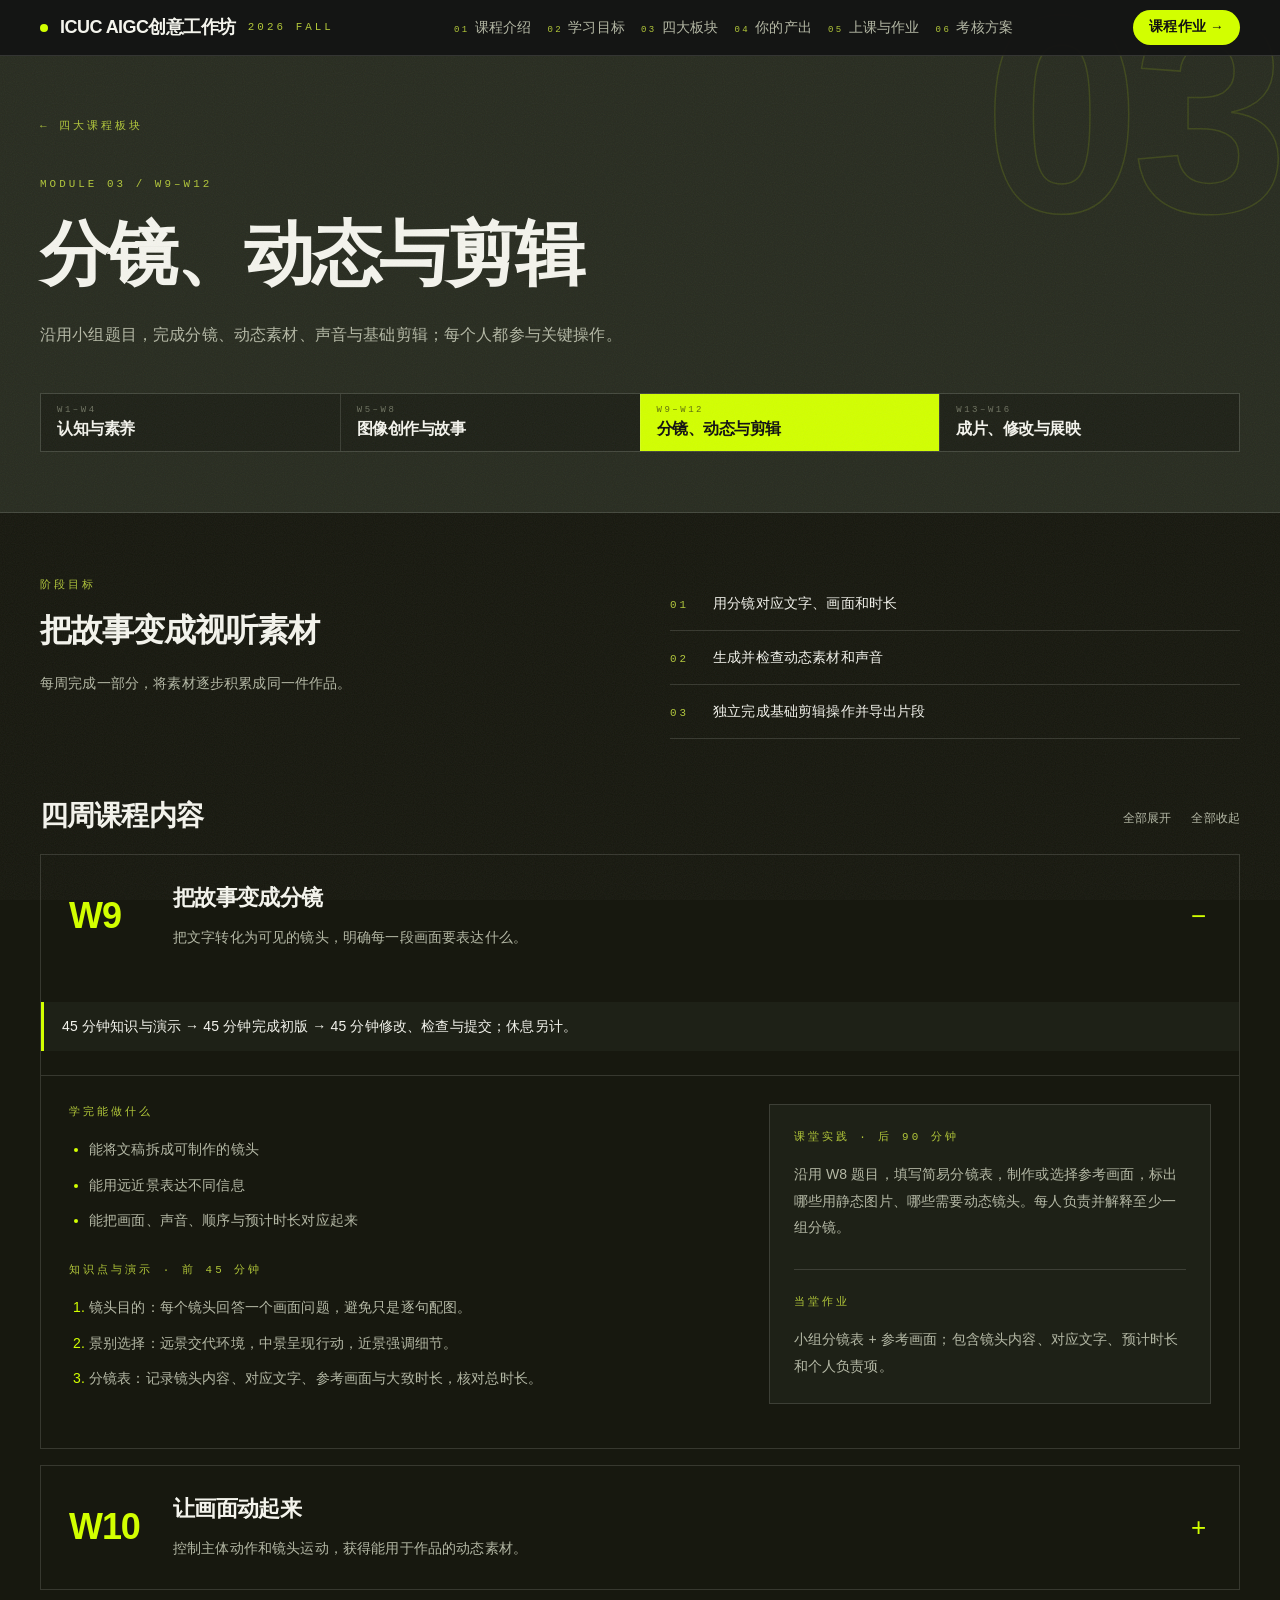
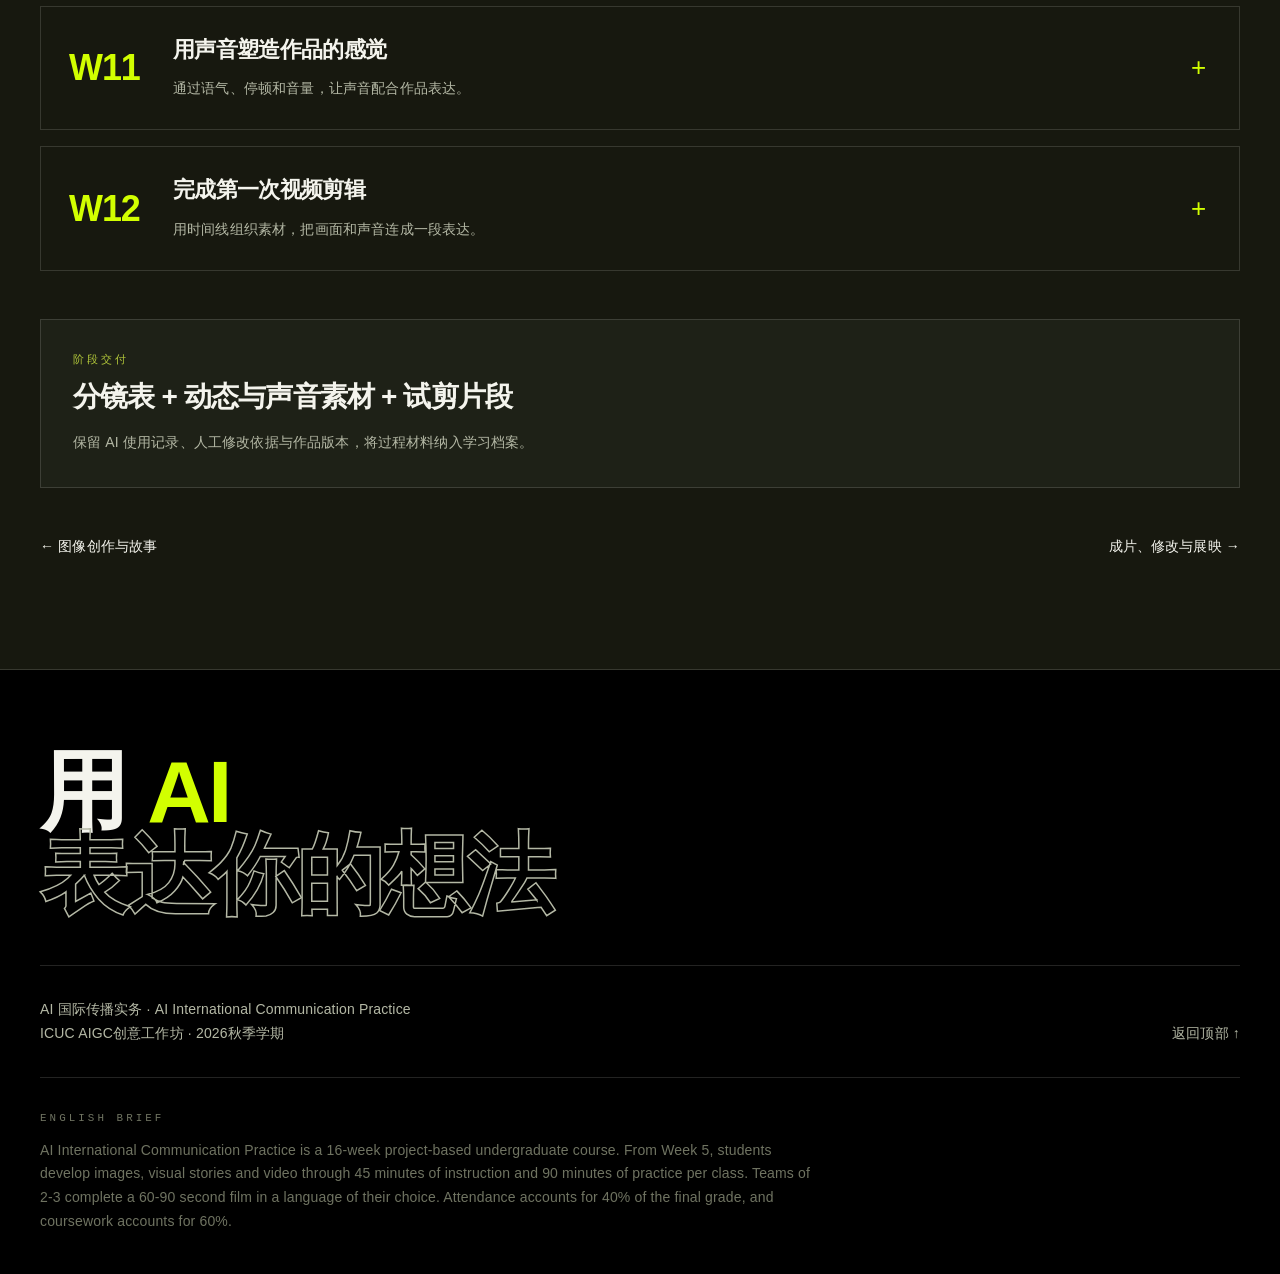
<file: phase-3.html>
<!doctype html><html lang="zh-CN"><head><meta charset="utf-8"><meta name="viewport" content="width=device-width,initial-scale=1"><title>分镜、动态与剪辑 · AI 国际传播实务</title><meta name="description" content="AI 创意表达与短片制作：W5 起每周 45 分钟讲解演示、90 分钟实操，期末完成 60–90 秒小组短片。"><link rel="stylesheet" href="assets/original.css"><link rel="stylesheet" href="assets/original-look.css?v=curriculum-20261108"><script src="assets/original-motion.js?v=4" defer></script><noscript><style>.reveal,.mask-line>span{opacity:1!important;transform:none!important}.phase-panel[hidden]{display:block!important}</style></noscript></head><body><a class="skip-link" href="#main">跳到正文</a><div class="scroll-progress" aria-hidden="true"><i></i></div><header class="original-header"><a class="brand-link" href="index.html#top"><span class="dot-live"></span><span class="font-display">ICUC AIGC创意工作坊</span><small class="d-mono">2026 FALL</small></a><nav class="desktop-nav" aria-label="主导航"><a class="u-link" href="index.html#info"><span class="d-mono">01</span>课程介绍</a><a class="u-link" href="index.html#learning-goals"><span class="d-mono">02</span>学习目标</a><a class="u-link" href="index.html#syllabus"><span class="d-mono">03</span>四大板块</a><a class="u-link" href="index.html#your-outputs"><span class="d-mono">04</span>你的产出</a><a class="u-link" href="index.html#assignments"><span class="d-mono">05</span>上课与作业</a><a class="u-link" href="index.html#assessment"><span class="d-mono">06</span>考核方案</a></nav><div class="nav-actions"><a class="btn-lime nav-cta" href="index.html#assignments">课程作业 →</a><button class="menu-trigger" aria-label="打开菜单" aria-expanded="false">☰</button></div></header><dialog class="mobile-menu" aria-label="导航菜单"><div class="dialog-top"><b class="font-display">ICUC AIGC创意工作坊</b><button data-close aria-label="关闭菜单">✕</button></div><nav><a class="u-link" href="index.html#info"><span class="d-mono">01</span>课程介绍</a><a class="u-link" href="index.html#learning-goals"><span class="d-mono">02</span>学习目标</a><a class="u-link" href="index.html#syllabus"><span class="d-mono">03</span>四大板块</a><a class="u-link" href="index.html#your-outputs"><span class="d-mono">04</span>你的产出</a><a class="u-link" href="index.html#assignments"><span class="d-mono">05</span>上课与作业</a><a class="u-link" href="index.html#assessment"><span class="d-mono">06</span>考核方案</a></nav></dialog><main id="main"><section id="top" class="original-section inner-hero olive-section"><div class="ghost-num font-display" aria-hidden="true">03</div><div class="section-front"><a class="u-link d-mono" href="index.html#syllabus">← 四大课程板块</a><p class="d-mono inner-kicker">MODULE 03 / W9–W12</p><h1 class="d-title inner-title">分镜、动态与剪辑</h1><p class="section-desc">沿用小组题目，完成分镜、动态素材、声音与基础剪辑；每个人都参与关键操作。</p><div class="phase-tabs" aria-label="四大课程板块"><a href="phase-1.html" ><span class="d-mono-dim">W1–W4</span><span class="d-title">认知与素养</span></a><a href="phase-2.html" ><span class="d-mono-dim">W5–W8</span><span class="d-title">图像创作与故事</span></a><a href="phase-3.html" aria-current=page><span class="d-mono-dim">W9–W12</span><span class="d-title">分镜、动态与剪辑</span></a><a href="phase-4.html" ><span class="d-mono-dim">W13–W16</span><span class="d-title">成片、修改与展映</span></a></div></div></section><section class="original-section detail-section"><div class="module-goals reveal"><div><div class="d-mono mb-4">阶段目标</div><h2 class="d-title">把故事变成视听素材</h2><p>每周完成一部分，将素材逐步积累成同一件作品。</p></div><ol><li><span class="d-mono">01</span>用分镜对应文字、画面和时长</li><li><span class="d-mono">02</span>生成并检查动态素材和声音</li><li><span class="d-mono">03</span>独立完成基础剪辑操作并导出片段</li></ol></div><div class="detail-toolbar"><h2 class="d-title">四周课程内容</h2><div><button data-expand="true" class="u-link">全部展开</button><button data-expand="false" class="u-link">全部收起</button></div></div><details class="week reveal" id="week-9" open><summary><span class="font-display week-n">W9</span><div><h3 class="d-title">把故事变成分镜</h3><p>把文字转化为可见的镜头，明确每一段画面要表达什么。</p></div><span class="expand-symbol" aria-hidden="true"></span></summary><p class="lesson-rhythm">45 分钟知识与演示 → 45 分钟完成初版 → 45 分钟修改、检查与提交；休息另计。</p><div class="lesson-body"><div><h4 class="d-mono">学完能做什么</h4><ul><li>能将文稿拆成可制作的镜头</li><li>能用远近景表达不同信息</li><li>能把画面、声音、顺序与预计时长对应起来</li></ul><h4 class="d-mono">知识点与演示 · 前 45 分钟</h4><ol><li>镜头目的：每个镜头回答一个画面问题，避免只是逐句配图。</li><li>景别选择：远景交代环境，中景呈现行动，近景强调细节。</li><li>分镜表：记录镜头内容、对应文字、参考画面与大致时长，核对总时长。</li></ol></div><aside class="panel"><h4 class="d-mono">课堂实践 · 后 90 分钟</h4><p>沿用 W8 题目，填写简易分镜表，制作或选择参考画面，标出哪些用静态图片、哪些需要动态镜头。每人负责并解释至少一组分镜。</p><div class="lesson-output"><h4 class="d-mono">当堂作业</h4><p>小组分镜表 + 参考画面；包含镜头内容、对应文字、预计时长和个人负责项。</p></div></aside></div></details><details class="week reveal" id="week-10" ><summary><span class="font-display week-n">W10</span><div><h3 class="d-title">让画面动起来</h3><p>控制主体动作和镜头运动，获得能用于作品的动态素材。</p></div><span class="expand-symbol" aria-hidden="true"></span></summary><p class="lesson-rhythm">45 分钟知识与演示 → 45 分钟完成初版 → 45 分钟修改、检查与提交；休息另计。</p><div class="lesson-body"><div><h4 class="d-mono">学完能做什么</h4><ul><li>能区分主体动作与镜头运动</li><li>能用图片生成简单动态镜头</li><li>能识别变形和异常动作，选择可用片段</li></ul><h4 class="d-mono">知识点与演示 · 前 45 分钟</h4><ol><li>图生视频：先选择清楚的起始图，再描述一个简单动作。</li><li>运动控制：分别说明主体怎样动、镜头怎样动，避免同时提出过多动作。</li><li>素材检查：预览动作、变形与衔接；复杂镜头失败时简化要求，保存并命名可用素材。</li></ol></div><aside class="panel"><h4 class="d-mono">课堂实践 · 后 90 分钟</h4><p>按分镜生成首批动态镜头，每人亲自完成至少一个镜头的生成与检查。等待期间整理已有素材；额度或网络受限时用教师备用素材练习检查与选择。</p><div class="lesson-output"><h4 class="d-mono">当堂作业</h4><p>首批动态素材 + 使用的图片与动作描述 + 素材检查记录；注明每人的制作镜头。</p></div></aside></div></details><details class="week reveal" id="week-11" ><summary><span class="font-display week-n">W11</span><div><h3 class="d-title">用声音塑造作品的感觉</h3><p>通过语气、停顿和音量，让声音配合作品表达。</p></div><span class="expand-symbol" aria-hidden="true"></span></summary><p class="lesson-rhythm">45 分钟知识与演示 → 45 分钟完成初版 → 45 分钟修改、检查与提交；休息另计。</p><div class="lesson-body"><div><h4 class="d-mono">学完能做什么</h4><ul><li>能调整旁白的语气、速度与停顿</li><li>能根据画面选择配乐并说明理由</li><li>能检查声音清楚程度并记录素材来源</li></ul><h4 class="d-mono">知识点与演示 · 前 45 分钟</h4><ol><li>配音表达：比较同一句话的不同语气与停顿，试听后再确定版本。</li><li>音乐作用：音乐的情绪与画面意图协调，人声出现时降低背景音量。</li><li>声音检查：核对错读、漏字、音量与素材使用来源；配音语言自由。</li></ol></div><aside class="panel"><h4 class="d-mono">课堂实践 · 后 90 分钟</h4><p>为 W8 文稿制作旁白／对白，试听并修正。小组选择合适的音乐或环境声，保存来源和使用信息，每人完成一次录音或配音调整。</p><div class="lesson-output"><h4 class="d-mono">当堂作业</h4><p>旁白／对白音频 + 声音搭配方案 + 素材来源 + 每人的操作说明。</p></div></aside></div></details><details class="week reveal" id="week-12" ><summary><span class="font-display week-n">W12</span><div><h3 class="d-title">完成第一次视频剪辑</h3><p>用时间线组织素材，把画面和声音连成一段表达。</p></div><span class="expand-symbol" aria-hidden="true"></span></summary><p class="lesson-rhythm">45 分钟知识与演示 → 45 分钟完成初版 → 45 分钟修改、检查与提交；休息另计。</p><div class="lesson-body"><div><h4 class="d-mono">学完能做什么</h4><ul><li>能导入并找到所需素材</li><li>能排序、裁剪并对齐画面与声音</li><li>能保存制作项目并导出可播放视频</li></ul><h4 class="d-mono">知识点与演示 · 前 45 分钟</h4><ol><li>时间线：轨道位置与播放顺序，图片、视频和音频的基本关系。</li><li>基础操作：导入、排序、裁剪、对齐；先做清楚的连续表达。</li><li>保存与导出：区分可继续编辑的项目文件和最终视频，导出后重新播放检查。</li></ol></div><aside class="panel"><h4 class="d-mono">课堂实践 · 后 90 分钟</h4><p>使用已有素材完成约 20–30 秒试剪。每位组员都亲自操作一次导入、裁剪和导出，再共同选择适合进入成片的版本。</p><div class="lesson-output"><h4 class="d-mono">当堂作业</h4><p>20–30 秒试剪片段 + 制作项目文件 + 每人的剪辑操作记录。</p></div></aside></div></details><div class="phase-deliverable panel reveal"><div class="d-mono mb-4">阶段交付</div><h2 class="d-title">分镜表 + 动态与声音素材 + 试剪片段</h2><p>保留 AI 使用记录、人工修改依据与作品版本，将过程材料纳入学习档案。</p></div><div class="page-links"><a class="u-link" href="phase-2.html">← 图像创作与故事</a><a class="u-link" href="phase-4.html">成片、修改与展映 →</a></div></section></main><footer class="original-footer"><div class="font-display footer-title">用 <span style="color:var(--lime)">AI</span><span class="outline block">表达你的想法</span></div><div class="footer-meta"><p>AI 国际传播实务 · AI International Communication Practice<br>ICUC AIGC创意工作坊 · 2026秋季学期</p><a class="u-link" href="#top">返回顶部 ↑</a></div><div class="footer-brief"><div class="d-mono-dim mb-3">ENGLISH BRIEF</div><p>AI International Communication Practice is a 16-week project-based undergraduate course. From Week 5, students develop images, visual stories and video through 45 minutes of instruction and 90 minutes of practice per class. Teams of 2-3 complete a 60-90 second film in a language of their choice. Attendance accounts for 40% of the final grade, and coursework accounts for 60%.</p></div></footer></body></html>
</file>
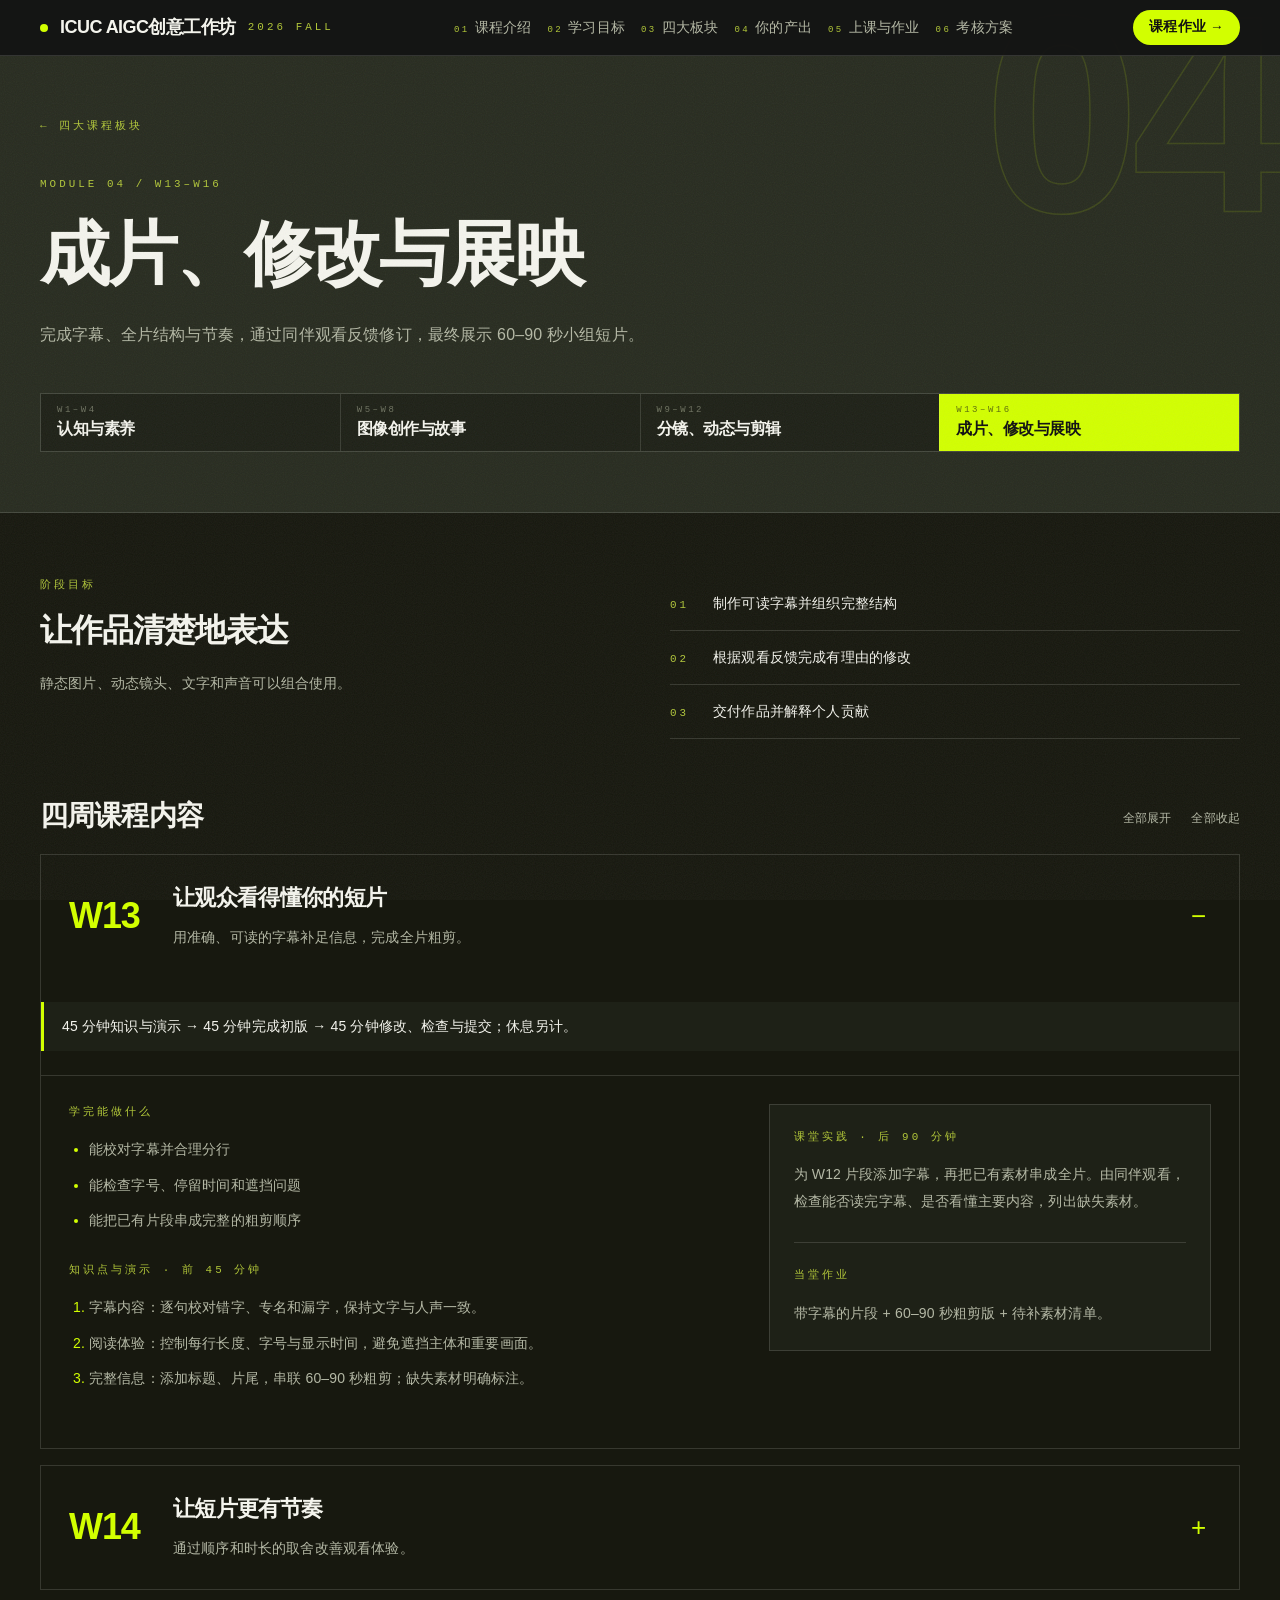
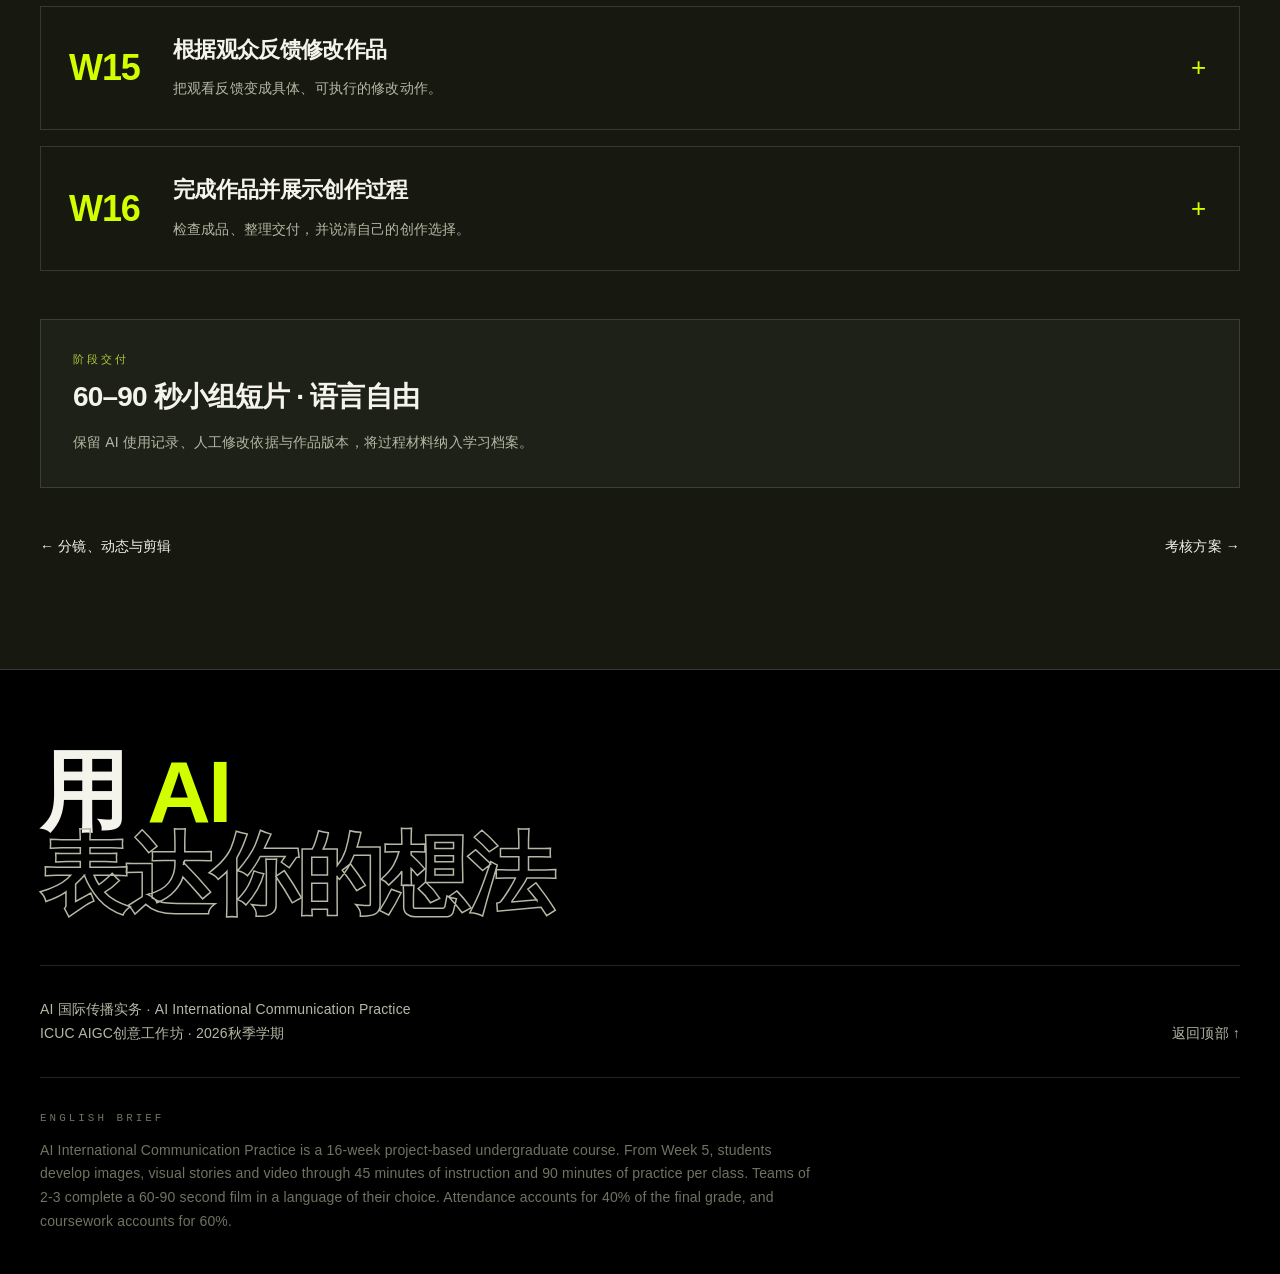
<file: phase-4.html>
<!doctype html><html lang="zh-CN"><head><meta charset="utf-8"><meta name="viewport" content="width=device-width,initial-scale=1"><title>成片、修改与展映 · AI 国际传播实务</title><meta name="description" content="AI 创意表达与短片制作：W5 起每周 45 分钟讲解演示、90 分钟实操，期末完成 60–90 秒小组短片。"><link rel="stylesheet" href="assets/original.css"><link rel="stylesheet" href="assets/original-look.css?v=curriculum-20261108"><script src="assets/original-motion.js?v=4" defer></script><noscript><style>.reveal,.mask-line>span{opacity:1!important;transform:none!important}.phase-panel[hidden]{display:block!important}</style></noscript></head><body><a class="skip-link" href="#main">跳到正文</a><div class="scroll-progress" aria-hidden="true"><i></i></div><header class="original-header"><a class="brand-link" href="index.html#top"><span class="dot-live"></span><span class="font-display">ICUC AIGC创意工作坊</span><small class="d-mono">2026 FALL</small></a><nav class="desktop-nav" aria-label="主导航"><a class="u-link" href="index.html#info"><span class="d-mono">01</span>课程介绍</a><a class="u-link" href="index.html#learning-goals"><span class="d-mono">02</span>学习目标</a><a class="u-link" href="index.html#syllabus"><span class="d-mono">03</span>四大板块</a><a class="u-link" href="index.html#your-outputs"><span class="d-mono">04</span>你的产出</a><a class="u-link" href="index.html#assignments"><span class="d-mono">05</span>上课与作业</a><a class="u-link" href="index.html#assessment"><span class="d-mono">06</span>考核方案</a></nav><div class="nav-actions"><a class="btn-lime nav-cta" href="index.html#assignments">课程作业 →</a><button class="menu-trigger" aria-label="打开菜单" aria-expanded="false">☰</button></div></header><dialog class="mobile-menu" aria-label="导航菜单"><div class="dialog-top"><b class="font-display">ICUC AIGC创意工作坊</b><button data-close aria-label="关闭菜单">✕</button></div><nav><a class="u-link" href="index.html#info"><span class="d-mono">01</span>课程介绍</a><a class="u-link" href="index.html#learning-goals"><span class="d-mono">02</span>学习目标</a><a class="u-link" href="index.html#syllabus"><span class="d-mono">03</span>四大板块</a><a class="u-link" href="index.html#your-outputs"><span class="d-mono">04</span>你的产出</a><a class="u-link" href="index.html#assignments"><span class="d-mono">05</span>上课与作业</a><a class="u-link" href="index.html#assessment"><span class="d-mono">06</span>考核方案</a></nav></dialog><main id="main"><section id="top" class="original-section inner-hero olive-section"><div class="ghost-num font-display" aria-hidden="true">04</div><div class="section-front"><a class="u-link d-mono" href="index.html#syllabus">← 四大课程板块</a><p class="d-mono inner-kicker">MODULE 04 / W13–W16</p><h1 class="d-title inner-title">成片、修改与展映</h1><p class="section-desc">完成字幕、全片结构与节奏，通过同伴观看反馈修订，最终展示 60–90 秒小组短片。</p><div class="phase-tabs" aria-label="四大课程板块"><a href="phase-1.html" ><span class="d-mono-dim">W1–W4</span><span class="d-title">认知与素养</span></a><a href="phase-2.html" ><span class="d-mono-dim">W5–W8</span><span class="d-title">图像创作与故事</span></a><a href="phase-3.html" ><span class="d-mono-dim">W9–W12</span><span class="d-title">分镜、动态与剪辑</span></a><a href="phase-4.html" aria-current=page><span class="d-mono-dim">W13–W16</span><span class="d-title">成片、修改与展映</span></a></div></div></section><section class="original-section detail-section"><div class="module-goals reveal"><div><div class="d-mono mb-4">阶段目标</div><h2 class="d-title">让作品清楚地表达</h2><p>静态图片、动态镜头、文字和声音可以组合使用。</p></div><ol><li><span class="d-mono">01</span>制作可读字幕并组织完整结构</li><li><span class="d-mono">02</span>根据观看反馈完成有理由的修改</li><li><span class="d-mono">03</span>交付作品并解释个人贡献</li></ol></div><div class="detail-toolbar"><h2 class="d-title">四周课程内容</h2><div><button data-expand="true" class="u-link">全部展开</button><button data-expand="false" class="u-link">全部收起</button></div></div><details class="week reveal" id="week-13" open><summary><span class="font-display week-n">W13</span><div><h3 class="d-title">让观众看得懂你的短片</h3><p>用准确、可读的字幕补足信息，完成全片粗剪。</p></div><span class="expand-symbol" aria-hidden="true"></span></summary><p class="lesson-rhythm">45 分钟知识与演示 → 45 分钟完成初版 → 45 分钟修改、检查与提交；休息另计。</p><div class="lesson-body"><div><h4 class="d-mono">学完能做什么</h4><ul><li>能校对字幕并合理分行</li><li>能检查字号、停留时间和遮挡问题</li><li>能把已有片段串成完整的粗剪顺序</li></ul><h4 class="d-mono">知识点与演示 · 前 45 分钟</h4><ol><li>字幕内容：逐句校对错字、专名和漏字，保持文字与人声一致。</li><li>阅读体验：控制每行长度、字号与显示时间，避免遮挡主体和重要画面。</li><li>完整信息：添加标题、片尾，串联 60–90 秒粗剪；缺失素材明确标注。</li></ol></div><aside class="panel"><h4 class="d-mono">课堂实践 · 后 90 分钟</h4><p>为 W12 片段添加字幕，再把已有素材串成全片。由同伴观看，检查能否读完字幕、是否看懂主要内容，列出缺失素材。</p><div class="lesson-output"><h4 class="d-mono">当堂作业</h4><p>带字幕的片段 + 60–90 秒粗剪版 + 待补素材清单。</p></div></aside></div></details><details class="week reveal" id="week-14" ><summary><span class="font-display week-n">W14</span><div><h3 class="d-title">让短片更有节奏</h3><p>通过顺序和时长的取舍改善观看体验。</p></div><span class="expand-symbol" aria-hidden="true"></span></summary><p class="lesson-rhythm">45 分钟知识与演示 → 45 分钟完成初版 → 45 分钟修改、检查与提交；休息另计。</p><div class="lesson-body"><div><h4 class="d-mono">学完能做什么</h4><ul><li>能判断开头是否及时进入主题</li><li>能识别重复、拖沓或信息过快的位置</li><li>能调整镜头顺序和时长，形成完整版本</li></ul><h4 class="d-mono">知识点与演示 · 前 45 分钟</h4><ol><li>开头：尽早让观众知道在看什么，避免冗长铺垫。</li><li>节奏：根据画面信息量决定停留时间，删减重复信息。</li><li>视听配合：检查声音与画面的转折，补齐主要素材后从头观看。</li></ol></div><aside class="panel"><h4 class="d-mono">课堂实践 · 后 90 分钟</h4><p>沿用粗剪版，标出一处拖沓和一处需要留给观众理解的地方。调整顺序或时长，补齐主要素材，并检查全片时长。</p><div class="lesson-output"><h4 class="d-mono">当堂作业</h4><p>可完整观看的 60–90 秒短片 + 至少一处节奏修改的前后对照。</p></div></aside></div></details><details class="week reveal" id="week-15" ><summary><span class="font-display week-n">W15</span><div><h3 class="d-title">根据观众反馈修改作品</h3><p>把观看反馈变成具体、可执行的修改动作。</p></div><span class="expand-symbol" aria-hidden="true"></span></summary><p class="lesson-rhythm">45 分钟知识与演示 → 45 分钟完成初版 → 45 分钟修改、检查与提交；休息另计。</p><div class="lesson-body"><div><h4 class="d-mono">学完能做什么</h4><ul><li>能区分个人偏好与理解障碍</li><li>能定位最影响表达的问题</li><li>能按重要程度修改并解释依据</li></ul><h4 class="d-mono">知识点与演示 · 前 45 分钟</h4><ol><li>有效反馈：记录问题发生的位置、观众的理解及期望表达。</li><li>修改优先级：先处理看不懂、听不清和明显错误，再调整装饰细节。</li><li>反馈判断：决定采纳、调整或暂不采纳，并说清理由。</li></ol></div><aside class="panel"><h4 class="d-mono">课堂实践 · 后 90 分钟</h4><p>小组交换观看完整作品，请观众复述主旨。选择最影响表达的问题进行修订，复看修改效果，每人说明自己的修改工作。</p><div class="lesson-output"><h4 class="d-mono">当堂作业</h4><p>修订版短片 + 反馈与处理记录 + 关键修改前后对照。</p></div></aside></div></details><details class="week reveal" id="week-16" ><summary><span class="font-display week-n">W16</span><div><h3 class="d-title">完成作品并展示创作过程</h3><p>检查成品、整理交付，并说清自己的创作选择。</p></div><span class="expand-symbol" aria-hidden="true"></span></summary><p class="lesson-rhythm">45 分钟知识与演示 → 45 分钟完成初版 → 45 分钟修改、检查与提交；休息另计。</p><div class="lesson-body"><div><h4 class="d-mono">学完能做什么</h4><ul><li>能检查画面、声音、字幕和文件播放</li><li>能整理素材来源及 AI 使用说明</li><li>能解释作品意图、重要修改与个人贡献</li></ul><h4 class="d-mono">知识点与演示 · 前 45 分钟</h4><ol><li>成品检查：确认 60–90 秒、声音清楚、字幕可读、画面无明显异常。</li><li>整理交付：区分项目文件与成片，整理必要素材来源、AI 使用说明和过程材料。</li><li>展示介绍：讲清做给谁看、自己决定了什么、改过什么，以及个人承担的工作。</li></ol></div><aside class="panel"><h4 class="d-mono">课堂实践 · 后 90 分钟</h4><p>2–3 人小组提交终稿并展映，语言自由。每位同学介绍一项亲自完成的制作或修改，并回答关于作品选择的简单问题。</p><div class="lesson-output"><h4 class="d-mono">当堂作业</h4><p>最终短片 + 小组创作说明 + 素材来源与 AI 使用说明 + 每人个人贡献说明。</p></div></aside></div></details><div class="phase-deliverable panel reveal"><div class="d-mono mb-4">阶段交付</div><h2 class="d-title">60–90 秒小组短片 · 语言自由</h2><p>保留 AI 使用记录、人工修改依据与作品版本，将过程材料纳入学习档案。</p></div><div class="page-links"><a class="u-link" href="phase-3.html">← 分镜、动态与剪辑</a><a class="u-link" href="assessment.html">考核方案 →</a></div></section></main><footer class="original-footer"><div class="font-display footer-title">用 <span style="color:var(--lime)">AI</span><span class="outline block">表达你的想法</span></div><div class="footer-meta"><p>AI 国际传播实务 · AI International Communication Practice<br>ICUC AIGC创意工作坊 · 2026秋季学期</p><a class="u-link" href="#top">返回顶部 ↑</a></div><div class="footer-brief"><div class="d-mono-dim mb-3">ENGLISH BRIEF</div><p>AI International Communication Practice is a 16-week project-based undergraduate course. From Week 5, students develop images, visual stories and video through 45 minutes of instruction and 90 minutes of practice per class. Teams of 2-3 complete a 60-90 second film in a language of their choice. Attendance accounts for 40% of the final grade, and coursework accounts for 60%.</p></div></footer></body></html>
</file>
<file: assets/original.css>
*,:before,:after{--tw-border-spacing-x: 0;--tw-border-spacing-y: 0;--tw-translate-x: 0;--tw-translate-y: 0;--tw-rotate: 0;--tw-skew-x: 0;--tw-skew-y: 0;--tw-scale-x: 1;--tw-scale-y: 1;--tw-pan-x: ;--tw-pan-y: ;--tw-pinch-zoom: ;--tw-scroll-snap-strictness: proximity;--tw-gradient-from-position: ;--tw-gradient-via-position: ;--tw-gradient-to-position: ;--tw-ordinal: ;--tw-slashed-zero: ;--tw-numeric-figure: ;--tw-numeric-spacing: ;--tw-numeric-fraction: ;--tw-ring-inset: ;--tw-ring-offset-width: 0px;--tw-ring-offset-color: #fff;--tw-ring-color: rgb(59 130 246 / .5);--tw-ring-offset-shadow: 0 0 #0000;--tw-ring-shadow: 0 0 #0000;--tw-shadow: 0 0 #0000;--tw-shadow-colored: 0 0 #0000;--tw-blur: ;--tw-brightness: ;--tw-contrast: ;--tw-grayscale: ;--tw-hue-rotate: ;--tw-invert: ;--tw-saturate: ;--tw-sepia: ;--tw-drop-shadow: ;--tw-backdrop-blur: ;--tw-backdrop-brightness: ;--tw-backdrop-contrast: ;--tw-backdrop-grayscale: ;--tw-backdrop-hue-rotate: ;--tw-backdrop-invert: ;--tw-backdrop-opacity: ;--tw-backdrop-saturate: ;--tw-backdrop-sepia: ;--tw-contain-size: ;--tw-contain-layout: ;--tw-contain-paint: ;--tw-contain-style: }::backdrop{--tw-border-spacing-x: 0;--tw-border-spacing-y: 0;--tw-translate-x: 0;--tw-translate-y: 0;--tw-rotate: 0;--tw-skew-x: 0;--tw-skew-y: 0;--tw-scale-x: 1;--tw-scale-y: 1;--tw-pan-x: ;--tw-pan-y: ;--tw-pinch-zoom: ;--tw-scroll-snap-strictness: proximity;--tw-gradient-from-position: ;--tw-gradient-via-position: ;--tw-gradient-to-position: ;--tw-ordinal: ;--tw-slashed-zero: ;--tw-numeric-figure: ;--tw-numeric-spacing: ;--tw-numeric-fraction: ;--tw-ring-inset: ;--tw-ring-offset-width: 0px;--tw-ring-offset-color: #fff;--tw-ring-color: rgb(59 130 246 / .5);--tw-ring-offset-shadow: 0 0 #0000;--tw-ring-shadow: 0 0 #0000;--tw-shadow: 0 0 #0000;--tw-shadow-colored: 0 0 #0000;--tw-blur: ;--tw-brightness: ;--tw-contrast: ;--tw-grayscale: ;--tw-hue-rotate: ;--tw-invert: ;--tw-saturate: ;--tw-sepia: ;--tw-drop-shadow: ;--tw-backdrop-blur: ;--tw-backdrop-brightness: ;--tw-backdrop-contrast: ;--tw-backdrop-grayscale: ;--tw-backdrop-hue-rotate: ;--tw-backdrop-invert: ;--tw-backdrop-opacity: ;--tw-backdrop-saturate: ;--tw-backdrop-sepia: ;--tw-contain-size: ;--tw-contain-layout: ;--tw-contain-paint: ;--tw-contain-style: }*,:before,:after{box-sizing:border-box;border-width:0;border-style:solid;border-color:#e5e7eb}:before,:after{--tw-content: ""}html,:host{line-height:1.5;-webkit-text-size-adjust:100%;-moz-tab-size:4;-o-tab-size:4;tab-size:4;font-family:ui-sans-serif,system-ui,sans-serif,"Apple Color Emoji","Segoe UI Emoji",Segoe UI Symbol,"Noto Color Emoji";font-feature-settings:normal;font-variation-settings:normal;-webkit-tap-highlight-color:transparent}body{margin:0;line-height:inherit}hr{height:0;color:inherit;border-top-width:1px}abbr:where([title]){-webkit-text-decoration:underline dotted;text-decoration:underline dotted}h1,h2,h3,h4,h5,h6{font-size:inherit;font-weight:inherit}a{color:inherit;text-decoration:inherit}b,strong{font-weight:bolder}code,kbd,samp,pre{font-family:ui-monospace,SFMono-Regular,Menlo,Monaco,Consolas,Liberation Mono,Courier New,monospace;font-feature-settings:normal;font-variation-settings:normal;font-size:1em}small{font-size:80%}sub,sup{font-size:75%;line-height:0;position:relative;vertical-align:baseline}sub{bottom:-.25em}sup{top:-.5em}table{text-indent:0;border-color:inherit;border-collapse:collapse}button,input,optgroup,select,textarea{font-family:inherit;font-feature-settings:inherit;font-variation-settings:inherit;font-size:100%;font-weight:inherit;line-height:inherit;letter-spacing:inherit;color:inherit;margin:0;padding:0}button,select{text-transform:none}button,input:where([type=button]),input:where([type=reset]),input:where([type=submit]){-webkit-appearance:button;background-color:transparent;background-image:none}:-moz-focusring{outline:auto}:-moz-ui-invalid{box-shadow:none}progress{vertical-align:baseline}::-webkit-inner-spin-button,::-webkit-outer-spin-button{height:auto}[type=search]{-webkit-appearance:textfield;outline-offset:-2px}::-webkit-search-decoration{-webkit-appearance:none}::-webkit-file-upload-button{-webkit-appearance:button;font:inherit}summary{display:list-item}blockquote,dl,dd,h1,h2,h3,h4,h5,h6,hr,figure,p,pre{margin:0}fieldset{margin:0;padding:0}legend{padding:0}ol,ul,menu{list-style:none;margin:0;padding:0}dialog{padding:0}textarea{resize:vertical}input::-moz-placeholder,textarea::-moz-placeholder{opacity:1;color:#9ca3af}input::placeholder,textarea::placeholder{opacity:1;color:#9ca3af}button,[role=button]{cursor:pointer}:disabled{cursor:default}img,svg,video,canvas,audio,iframe,embed,object{display:block;vertical-align:middle}img,video{max-width:100%;height:auto}[hidden]:where(:not([hidden=until-found])){display:none}.sr-only{position:absolute;width:1px;height:1px;padding:0;margin:-1px;overflow:hidden;clip:rect(0,0,0,0);white-space:nowrap;border-width:0}.pointer-events-none{pointer-events:none}.visible{visibility:visible}.invisible{visibility:hidden}.fixed{position:fixed}.absolute{position:absolute}.relative{position:relative}.sticky{position:sticky}.inset-0{inset:0}.inset-x-0{left:0;right:0}.inset-x-2{left:.5rem;right:.5rem}.inset-y-0{top:0;bottom:0}.-bottom-12{bottom:-3rem}.-left-12{left:-3rem}.-right-12{right:-3rem}.-top-10{top:-2.5rem}.-top-12{top:-3rem}.bottom-0{bottom:0}.bottom-2{bottom:.5rem}.bottom-3{bottom:.75rem}.left-0{left:0}.left-1\/2{left:50%}.left-2{left:.5rem}.left-4{left:1rem}.left-\[50\%\]{left:50%}.right-0{right:0}.right-1{right:.25rem}.right-2{right:.5rem}.right-3{right:.75rem}.right-4{right:1rem}.top-0{top:0}.top-1\.5{top:.375rem}.top-1\/2{top:50%}.top-2{top:.5rem}.top-3\.5{top:.875rem}.top-4{top:1rem}.top-\[1px\]{top:1px}.top-\[50\%\]{top:50%}.top-\[60\%\]{top:60%}.top-full{top:100%}.isolate{isolation:isolate}.z-10{z-index:10}.z-20{z-index:20}.z-50{z-index:50}.z-\[100\]{z-index:100}.z-\[1\]{z-index:1}.z-\[60\]{z-index:60}.z-\[90\]{z-index:90}.order-first{order:-9999}.order-last{order:9999}.col-span-10{grid-column:span 10 / span 10}.col-span-12{grid-column:span 12 / span 12}.col-span-2{grid-column:span 2 / span 2}.col-span-4{grid-column:span 4 / span 4}.col-span-8{grid-column:span 8 / span 8}.col-start-2{grid-column-start:2}.row-span-2{grid-row:span 2 / span 2}.row-start-1{grid-row-start:1}.\!m-0{margin:0!important}.-mx-1{margin-left:-.25rem;margin-right:-.25rem}.-mx-3{margin-left:-.75rem;margin-right:-.75rem}.-mx-6{margin-left:-1.5rem;margin-right:-1.5rem}.-my-10{margin-top:-2.5rem;margin-bottom:-2.5rem}.-my-2{margin-top:-.5rem;margin-bottom:-.5rem}.mx-2{margin-left:.5rem;margin-right:.5rem}.mx-3\.5{margin-left:.875rem;margin-right:.875rem}.mx-auto{margin-left:auto;margin-right:auto}.my-0{margin-top:0;margin-bottom:0}.my-0\.5{margin-top:.125rem;margin-bottom:.125rem}.my-1{margin-top:.25rem;margin-bottom:.25rem}.my-14{margin-top:3.5rem;margin-bottom:3.5rem}.my-4{margin-top:1rem;margin-bottom:1rem}.-ml-4{margin-left:-1rem}.-mt-4{margin-top:-1rem}.mb-0{margin-bottom:0}.mb-1{margin-bottom:.25rem}.mb-1\.5{margin-bottom:.375rem}.mb-10{margin-bottom:2.5rem}.mb-12{margin-bottom:3rem}.mb-14{margin-bottom:3.5rem}.mb-16{margin-bottom:4rem}.mb-2{margin-bottom:.5rem}.mb-20{margin-bottom:5rem}.mb-3{margin-bottom:.75rem}.mb-4{margin-bottom:1rem}.mb-6{margin-bottom:1.5rem}.mb-7{margin-bottom:1.75rem}.mb-8{margin-bottom:2rem}.ml-1{margin-left:.25rem}.ml-4{margin-left:1rem}.ml-auto{margin-left:auto}.mr-1{margin-right:.25rem}.mt-1{margin-top:.25rem}.mt-1\.5{margin-top:.375rem}.mt-10{margin-top:2.5rem}.mt-14{margin-top:3.5rem}.mt-16{margin-top:4rem}.mt-2{margin-top:.5rem}.mt-24{margin-top:6rem}.mt-3{margin-top:.75rem}.mt-4{margin-top:1rem}.mt-5{margin-top:1.25rem}.mt-8{margin-top:2rem}.mt-auto{margin-top:auto}.line-clamp-1{overflow:hidden;display:-webkit-box;-webkit-box-orient:vertical;-webkit-line-clamp:1}.line-clamp-2{overflow:hidden;display:-webkit-box;-webkit-box-orient:vertical;-webkit-line-clamp:2}.block{display:block}.inline-block{display:inline-block}.flex{display:flex}.inline-flex{display:inline-flex}.table{display:table}.table-caption{display:table-caption}.table-cell{display:table-cell}.table-row{display:table-row}.grid{display:grid}.hidden{display:none}.aspect-square{aspect-ratio:1 / 1}.aspect-video{aspect-ratio:16 / 9}.size-10{width:2.5rem;height:2.5rem}.size-2{width:.5rem;height:.5rem}.size-2\.5{width:.625rem;height:.625rem}.size-3{width:.75rem;height:.75rem}.size-3\.5{width:.875rem;height:.875rem}.size-4{width:1rem;height:1rem}.size-6{width:1.5rem;height:1.5rem}.size-7{width:1.75rem;height:1.75rem}.size-8{width:2rem;height:2rem}.size-9{width:2.25rem;height:2.25rem}.size-auto{width:auto;height:auto}.size-full{width:100%;height:100%}.h-1{height:.25rem}.h-1\.5{height:.375rem}.h-10{height:2.5rem}.h-12{height:3rem}.h-14{height:3.5rem}.h-2{height:.5rem}.h-2\.5{height:.625rem}.h-2\/3{height:66.666667%}.h-24{height:6rem}.h-32{height:8rem}.h-4{height:1rem}.h-44{height:11rem}.h-5{height:1.25rem}.h-6{height:1.5rem}.h-7{height:1.75rem}.h-8{height:2rem}.h-9{height:2.25rem}.h-\[1\.15rem\]{height:1.15rem}.h-\[3px\]{height:3px}.h-\[calc\(100\%-1px\)\]{height:calc(100% - 1px)}.h-\[var\(--radix-navigation-menu-viewport-height\)\]{height:var(--radix-navigation-menu-viewport-height)}.h-\[var\(--radix-select-trigger-height\)\]{height:var(--radix-select-trigger-height)}.h-auto{height:auto}.h-full{height:100%}.h-px{height:1px}.h-svh{height:100svh}.max-h-\[300px\]{max-height:300px}.max-h-\[50vh\]{max-height:50vh}.min-h-0{min-height:0px}.min-h-16{min-height:4rem}.min-h-4{min-height:1rem}.min-h-\[360px\]{min-height:360px}.min-h-\[calc\(100vh-7rem\)\]{min-height:calc(100vh - 7rem)}.min-h-screen{min-height:100vh}.min-h-svh{min-height:100svh}.w-0{width:0px}.w-1{width:.25rem}.w-10{width:2.5rem}.w-2{width:.5rem}.w-2\.5{width:.625rem}.w-3{width:.75rem}.w-3\/4{width:75%}.w-32{width:8rem}.w-4{width:1rem}.w-40{width:10rem}.w-5{width:1.25rem}.w-64{width:16rem}.w-72{width:18rem}.w-8{width:2rem}.w-9{width:2.25rem}.w-\[100px\]{width:100px}.w-\[300px\]{width:300px}.w-auto{width:auto}.w-fit{width:-moz-fit-content;width:fit-content}.w-full{width:100%}.w-max{width:-moz-max-content;width:max-content}.w-px{width:1px}.min-w-0{min-width:0px}.min-w-10{min-width:2.5rem}.min-w-5{min-width:1.25rem}.min-w-8{min-width:2rem}.min-w-9{min-width:2.25rem}.min-w-\[12rem\]{min-width:12rem}.min-w-\[8rem\]{min-width:8rem}.min-w-\[var\(--radix-select-trigger-width\)\]{min-width:var(--radix-select-trigger-width)}.max-w-2xl{max-width:42rem}.max-w-3xl{max-width:48rem}.max-w-4xl{max-width:56rem}.max-w-5xl{max-width:64rem}.max-w-\[calc\(100\%-2rem\)\]{max-width:calc(100% - 2rem)}.max-w-max{max-width:-moz-max-content;max-width:max-content}.max-w-md{max-width:28rem}.max-w-sm{max-width:24rem}.max-w-xl{max-width:36rem}.max-w-xs{max-width:20rem}.flex-1{flex:1 1 0%}.flex-none{flex:none}.shrink-0{flex-shrink:0}.grow{flex-grow:1}.grow-0{flex-grow:0}.basis-full{flex-basis:100%}.caption-bottom{caption-side:bottom}.border-collapse{border-collapse:collapse}.origin-left{transform-origin:left}.-translate-x-1\/2{--tw-translate-x: -50%;transform:translate(var(--tw-translate-x),var(--tw-translate-y)) rotate(var(--tw-rotate)) skew(var(--tw-skew-x)) skewY(var(--tw-skew-y)) scaleX(var(--tw-scale-x)) scaleY(var(--tw-scale-y))}.-translate-x-px{--tw-translate-x: -1px;transform:translate(var(--tw-translate-x),var(--tw-translate-y)) rotate(var(--tw-rotate)) skew(var(--tw-skew-x)) skewY(var(--tw-skew-y)) scaleX(var(--tw-scale-x)) scaleY(var(--tw-scale-y))}.-translate-y-1\/2{--tw-translate-y: -50%;transform:translate(var(--tw-translate-x),var(--tw-translate-y)) rotate(var(--tw-rotate)) skew(var(--tw-skew-x)) skewY(var(--tw-skew-y)) scaleX(var(--tw-scale-x)) scaleY(var(--tw-scale-y))}.translate-x-\[-50\%\]{--tw-translate-x: -50%;transform:translate(var(--tw-translate-x),var(--tw-translate-y)) rotate(var(--tw-rotate)) skew(var(--tw-skew-x)) skewY(var(--tw-skew-y)) scaleX(var(--tw-scale-x)) scaleY(var(--tw-scale-y))}.translate-x-px{--tw-translate-x: 1px;transform:translate(var(--tw-translate-x),var(--tw-translate-y)) rotate(var(--tw-rotate)) skew(var(--tw-skew-x)) skewY(var(--tw-skew-y)) scaleX(var(--tw-scale-x)) scaleY(var(--tw-scale-y))}.translate-y-0\.5{--tw-translate-y: .125rem;transform:translate(var(--tw-translate-x),var(--tw-translate-y)) rotate(var(--tw-rotate)) skew(var(--tw-skew-x)) skewY(var(--tw-skew-y)) scaleX(var(--tw-scale-x)) scaleY(var(--tw-scale-y))}.translate-y-\[-50\%\]{--tw-translate-y: -50%;transform:translate(var(--tw-translate-x),var(--tw-translate-y)) rotate(var(--tw-rotate)) skew(var(--tw-skew-x)) skewY(var(--tw-skew-y)) scaleX(var(--tw-scale-x)) scaleY(var(--tw-scale-y))}.translate-y-\[calc\(-50\%_-_2px\)\]{--tw-translate-y: calc(-50% - 2px) ;transform:translate(var(--tw-translate-x),var(--tw-translate-y)) rotate(var(--tw-rotate)) skew(var(--tw-skew-x)) skewY(var(--tw-skew-y)) scaleX(var(--tw-scale-x)) scaleY(var(--tw-scale-y))}.rotate-45{--tw-rotate: 45deg;transform:translate(var(--tw-translate-x),var(--tw-translate-y)) rotate(var(--tw-rotate)) skew(var(--tw-skew-x)) skewY(var(--tw-skew-y)) scaleX(var(--tw-scale-x)) scaleY(var(--tw-scale-y))}.rotate-90{--tw-rotate: 90deg;transform:translate(var(--tw-translate-x),var(--tw-translate-y)) rotate(var(--tw-rotate)) skew(var(--tw-skew-x)) skewY(var(--tw-skew-y)) scaleX(var(--tw-scale-x)) scaleY(var(--tw-scale-y))}.transform{transform:translate(var(--tw-translate-x),var(--tw-translate-y)) rotate(var(--tw-rotate)) skew(var(--tw-skew-x)) skewY(var(--tw-skew-y)) scaleX(var(--tw-scale-x)) scaleY(var(--tw-scale-y))}@keyframes caret-blink{0%,70%,to{opacity:1}20%,50%{opacity:0}}.animate-caret-blink{animation:caret-blink 1.25s ease-out infinite}@keyframes pulse{50%{opacity:.5}}.animate-pulse{animation:pulse 2s cubic-bezier(.4,0,.6,1) infinite}@keyframes spin{to{transform:rotate(360deg)}}.animate-spin{animation:spin 1s linear infinite}.cursor-default{cursor:default}.cursor-pointer{cursor:pointer}.cursor-text{cursor:text}.touch-none{touch-action:none}.select-none{-webkit-user-select:none;-moz-user-select:none;user-select:none}.select-all{-webkit-user-select:all;-moz-user-select:all;user-select:all}.resize-none{resize:none}.resize{resize:both}.scroll-my-1{scroll-margin-top:.25rem;scroll-margin-bottom:.25rem}.scroll-py-1{scroll-padding-top:.25rem;scroll-padding-bottom:.25rem}.list-disc{list-style-type:disc}.list-none{list-style-type:none}.auto-rows-min{grid-auto-rows:min-content}.grid-cols-12{grid-template-columns:repeat(12,minmax(0,1fr))}.grid-cols-2{grid-template-columns:repeat(2,minmax(0,1fr))}.grid-cols-3{grid-template-columns:repeat(3,minmax(0,1fr))}.grid-cols-4{grid-template-columns:repeat(4,minmax(0,1fr))}.grid-cols-\[0_1fr\]{grid-template-columns:0 1fr}.grid-rows-\[auto_auto\]{grid-template-rows:auto auto}.flex-row{flex-direction:row}.flex-col{flex-direction:column}.flex-col-reverse{flex-direction:column-reverse}.flex-wrap{flex-wrap:wrap}.place-content-center{place-content:center}.items-start{align-items:flex-start}.items-end{align-items:flex-end}.items-center{align-items:center}.items-baseline{align-items:baseline}.items-stretch{align-items:stretch}.justify-start{justify-content:flex-start}.justify-end{justify-content:flex-end}.justify-center{justify-content:center}.justify-between{justify-content:space-between}.justify-items-start{justify-items:start}.gap-0\.5{gap:.125rem}.gap-1{gap:.25rem}.gap-1\.5{gap:.375rem}.gap-10{gap:2.5rem}.gap-12{gap:3rem}.gap-2{gap:.5rem}.gap-2\.5{gap:.625rem}.gap-3{gap:.75rem}.gap-4{gap:1rem}.gap-6{gap:1.5rem}.gap-7{gap:1.75rem}.gap-8{gap:2rem}.gap-\[--spacing\(var\(--gap\)\)\]{gap:var(--spacing(var(--gap)))}.gap-px{gap:1px}.gap-y-0\.5{row-gap:.125rem}.gap-y-8{row-gap:2rem}.space-y-0>:not([hidden])~:not([hidden]){--tw-space-y-reverse: 0;margin-top:calc(0px * calc(1 - var(--tw-space-y-reverse)));margin-bottom:calc(0px * var(--tw-space-y-reverse))}.space-y-1>:not([hidden])~:not([hidden]){--tw-space-y-reverse: 0;margin-top:calc(.25rem * calc(1 - var(--tw-space-y-reverse)));margin-bottom:calc(.25rem * var(--tw-space-y-reverse))}.space-y-1\.5>:not([hidden])~:not([hidden]){--tw-space-y-reverse: 0;margin-top:calc(.375rem * calc(1 - var(--tw-space-y-reverse)));margin-bottom:calc(.375rem * var(--tw-space-y-reverse))}.space-y-2>:not([hidden])~:not([hidden]){--tw-space-y-reverse: 0;margin-top:calc(.5rem * calc(1 - var(--tw-space-y-reverse)));margin-bottom:calc(.5rem * var(--tw-space-y-reverse))}.space-y-2\.5>:not([hidden])~:not([hidden]){--tw-space-y-reverse: 0;margin-top:calc(.625rem * calc(1 - var(--tw-space-y-reverse)));margin-bottom:calc(.625rem * var(--tw-space-y-reverse))}.space-y-3>:not([hidden])~:not([hidden]){--tw-space-y-reverse: 0;margin-top:calc(.75rem * calc(1 - var(--tw-space-y-reverse)));margin-bottom:calc(.75rem * var(--tw-space-y-reverse))}.space-y-4>:not([hidden])~:not([hidden]){--tw-space-y-reverse: 0;margin-top:calc(1rem * calc(1 - var(--tw-space-y-reverse)));margin-bottom:calc(1rem * var(--tw-space-y-reverse))}.space-y-5>:not([hidden])~:not([hidden]){--tw-space-y-reverse: 0;margin-top:calc(1.25rem * calc(1 - var(--tw-space-y-reverse)));margin-bottom:calc(1.25rem * var(--tw-space-y-reverse))}.space-y-6>:not([hidden])~:not([hidden]){--tw-space-y-reverse: 0;margin-top:calc(1.5rem * calc(1 - var(--tw-space-y-reverse)));margin-bottom:calc(1.5rem * var(--tw-space-y-reverse))}.space-y-8>:not([hidden])~:not([hidden]){--tw-space-y-reverse: 0;margin-top:calc(2rem * calc(1 - var(--tw-space-y-reverse)));margin-bottom:calc(2rem * var(--tw-space-y-reverse))}.self-start{align-self:flex-start}.self-stretch{align-self:stretch}.justify-self-end{justify-self:end}.overflow-auto{overflow:auto}.overflow-hidden{overflow:hidden}.overflow-x-auto{overflow-x:auto}.overflow-y-auto{overflow-y:auto}.overflow-x-hidden{overflow-x:hidden}.truncate{overflow:hidden;text-overflow:ellipsis;white-space:nowrap}.whitespace-nowrap{white-space:nowrap}.whitespace-pre-wrap{white-space:pre-wrap}.text-balance{text-wrap:balance}.break-words{overflow-wrap:break-word}.rounded-\[2px\]{border-radius:2px}.rounded-\[4px\]{border-radius:4px}.rounded-\[calc\(var\(--radius\)-5px\)\]{border-radius:calc(var(--radius) - 5px)}.rounded-\[inherit\]{border-radius:inherit}.rounded-full{border-radius:9999px}.rounded-lg{border-radius:var(--radius)}.rounded-md{border-radius:calc(var(--radius) - 2px)}.rounded-none{border-radius:0}.rounded-sm{border-radius:calc(var(--radius) - 4px)}.rounded-xl{border-radius:calc(var(--radius) + 4px)}.rounded-xs{border-radius:calc(var(--radius) - 6px)}.rounded-l-md{border-top-left-radius:calc(var(--radius) - 2px);border-bottom-left-radius:calc(var(--radius) - 2px)}.rounded-r-md{border-top-right-radius:calc(var(--radius) - 2px);border-bottom-right-radius:calc(var(--radius) - 2px)}.rounded-tl-sm{border-top-left-radius:calc(var(--radius) - 4px)}.border{border-width:1px}.border-0{border-width:0px}.border-2{border-width:2px}.border-\[1\.5px\]{border-width:1.5px}.border-y{border-top-width:1px;border-bottom-width:1px}.border-b{border-bottom-width:1px}.border-l{border-left-width:1px}.border-l-2{border-left-width:2px}.border-r{border-right-width:1px}.border-t{border-top-width:1px}.border-dashed{border-style:dashed}.border-\[rgba\(210\,255\,0\,0\.2\)\]{border-color:#d2ff0033}.border-\[var\(--lime\)\]{border-color:var(--lime)}.border-\[var\(--red\)\]{border-color:var(--red)}.border-border{border-color:hsl(var(--border))}.border-border\/50{border-color:hsl(var(--border) / .5)}.border-input{border-color:hsl(var(--input))}.border-primary{border-color:hsl(var(--primary))}.border-sidebar-border{border-color:hsl(var(--sidebar-border))}.border-transparent{border-color:transparent}.border-l-transparent{border-left-color:transparent}.border-t-transparent{border-top-color:transparent}.bg-\[rgba\(16\,16\,16\,0\.08\)\]{background-color:#10101014}.bg-\[rgba\(16\,16\,16\,0\.2\)\]{background-color:#10101033}.bg-\[rgba\(17\,17\,18\,0\.85\)\]{background-color:#111112d9}.bg-\[var\(--bg\)\]{background-color:var(--bg)}.bg-\[var\(--bg2\)\]{background-color:var(--bg2)}.bg-\[var\(--dim\)\]{background-color:var(--dim)}.bg-\[var\(--lime\)\]{background-color:var(--lime)}.bg-\[var\(--olive\)\]{background-color:var(--olive)}.bg-\[var\(--panel\)\]{background-color:var(--panel)}.bg-\[var\(--red\)\]{background-color:var(--red)}.bg-accent{background-color:hsl(var(--accent))}.bg-background{background-color:hsl(var(--background))}.bg-black{--tw-bg-opacity: 1;background-color:rgb(0 0 0 / var(--tw-bg-opacity, 1))}.bg-black\/50{background-color:#00000080}.bg-black\/70{background-color:#000000b3}.bg-border{background-color:hsl(var(--border))}.bg-card{background-color:hsl(var(--card))}.bg-destructive{--tw-bg-opacity: 1;background-color:hsl(var(--destructive) / var(--tw-bg-opacity, 1))}.bg-foreground{background-color:hsl(var(--foreground))}.bg-input{background-color:hsl(var(--input))}.bg-muted{background-color:hsl(var(--muted))}.bg-muted\/50{background-color:hsl(var(--muted) / .5)}.bg-popover{background-color:hsl(var(--popover))}.bg-primary{background-color:hsl(var(--primary))}.bg-primary\/20{background-color:hsl(var(--primary) / .2)}.bg-secondary{background-color:hsl(var(--secondary))}.bg-sidebar{background-color:hsl(var(--sidebar-background))}.bg-sidebar-border{background-color:hsl(var(--sidebar-border))}.bg-transparent{background-color:transparent}.bg-white{--tw-bg-opacity: 1;background-color:rgb(255 255 255 / var(--tw-bg-opacity, 1))}.fill-current{fill:currentColor}.fill-foreground{fill:hsl(var(--foreground))}.fill-primary{fill:hsl(var(--primary))}.object-cover{-o-object-fit:cover;object-fit:cover}.p-0{padding:0}.p-1{padding:.25rem}.p-10{padding:2.5rem}.p-2{padding:.5rem}.p-3{padding:.75rem}.p-4{padding:1rem}.p-5{padding:1.25rem}.p-6{padding:1.5rem}.p-7{padding:1.75rem}.p-8{padding:2rem}.p-\[3px\]{padding:3px}.p-px{padding:1px}.px-0\.5{padding-left:.125rem;padding-right:.125rem}.px-1{padding-left:.25rem;padding-right:.25rem}.px-1\.5{padding-left:.375rem;padding-right:.375rem}.px-2{padding-left:.5rem;padding-right:.5rem}.px-2\.5{padding-left:.625rem;padding-right:.625rem}.px-3{padding-left:.75rem;padding-right:.75rem}.px-4{padding-left:1rem;padding-right:1rem}.px-5{padding-left:1.25rem;padding-right:1.25rem}.px-6{padding-left:1.5rem;padding-right:1.5rem}.py-0\.5{padding-top:.125rem;padding-bottom:.125rem}.py-1{padding-top:.25rem;padding-bottom:.25rem}.py-1\.5{padding-top:.375rem;padding-bottom:.375rem}.py-10{padding-top:2.5rem;padding-bottom:2.5rem}.py-16{padding-top:4rem;padding-bottom:4rem}.py-2{padding-top:.5rem;padding-bottom:.5rem}.py-2\.5{padding-top:.625rem;padding-bottom:.625rem}.py-28{padding-top:7rem;padding-bottom:7rem}.py-3{padding-top:.75rem;padding-bottom:.75rem}.py-3\.5{padding-top:.875rem;padding-bottom:.875rem}.py-4{padding-top:1rem;padding-bottom:1rem}.py-5{padding-top:1.25rem;padding-bottom:1.25rem}.py-6{padding-top:1.5rem;padding-bottom:1.5rem}.py-8{padding-top:2rem;padding-bottom:2rem}.pb-10{padding-bottom:2.5rem}.pb-12{padding-bottom:3rem}.pb-2{padding-bottom:.5rem}.pb-3{padding-bottom:.75rem}.pb-4{padding-bottom:1rem}.pb-5{padding-bottom:1.25rem}.pb-6{padding-bottom:1.5rem}.pl-2{padding-left:.5rem}.pl-3{padding-left:.75rem}.pl-4{padding-left:1rem}.pl-7{padding-left:1.75rem}.pl-8{padding-left:2rem}.pr-1{padding-right:.25rem}.pr-12{padding-right:3rem}.pr-2{padding-right:.5rem}.pr-2\.5{padding-right:.625rem}.pr-3{padding-right:.75rem}.pr-8{padding-right:2rem}.pt-0{padding-top:0}.pt-0\.5{padding-top:.125rem}.pt-1{padding-top:.25rem}.pt-20{padding-top:5rem}.pt-24{padding-top:6rem}.pt-3{padding-top:.75rem}.pt-36{padding-top:9rem}.pt-4{padding-top:1rem}.pt-6{padding-top:1.5rem}.pt-8{padding-top:2rem}.pt-\[12vh\]{padding-top:12vh}.text-left{text-align:left}.text-center{text-align:center}.align-middle{vertical-align:middle}.font-mono{font-family:ui-monospace,SFMono-Regular,Menlo,Monaco,Consolas,Liberation Mono,Courier New,monospace}.font-sans{font-family:ui-sans-serif,system-ui,sans-serif,"Apple Color Emoji","Segoe UI Emoji",Segoe UI Symbol,"Noto Color Emoji"}.text-2xl{font-size:1.5rem;line-height:2rem}.text-3xl{font-size:1.875rem;line-height:2.25rem}.text-4xl{font-size:2.25rem;line-height:2.5rem}.text-5xl{font-size:3rem;line-height:1}.text-\[0\.8rem\]{font-size:.8rem}.text-\[9px\]{font-size:9px}.text-\[clamp\(1\.6rem\,4vw\,3rem\)\]{font-size:clamp(1.6rem,4vw,3rem)}.text-\[clamp\(1\.8rem\,4\.5vw\,3\.2rem\)\]{font-size:clamp(1.8rem,4.5vw,3.2rem)}.text-\[clamp\(2\.2rem\,5\.5vw\,4\.5rem\)\]{font-size:clamp(2.2rem,5.5vw,4.5rem)}.text-\[clamp\(2\.4rem\,7vw\,5\.5rem\)\]{font-size:clamp(2.4rem,7vw,5.5rem)}.text-\[clamp\(2rem\,4\.5vw\,3\.6rem\)\]{font-size:clamp(2rem,4.5vw,3.6rem)}.text-\[clamp\(3rem\,10vw\,9rem\)\]{font-size:clamp(3rem,10vw,9rem)}.text-\[clamp\(3rem\,8vw\,7rem\)\]{font-size:clamp(3rem,8vw,7rem)}.text-\[clamp\(3rem\,9vw\,7rem\)\]{font-size:clamp(3rem,9vw,7rem)}.text-base{font-size:1rem;line-height:1.5rem}.text-lg{font-size:1.125rem;line-height:1.75rem}.text-sm{font-size:.875rem;line-height:1.25rem}.text-sm\/relaxed{font-size:.875rem;line-height:1.625}.text-xl{font-size:1.25rem;line-height:1.75rem}.text-xs{font-size:.75rem;line-height:1rem}.font-bold{font-weight:700}.font-medium{font-weight:500}.font-normal{font-weight:400}.font-semibold{font-weight:600}.tabular-nums{--tw-numeric-spacing: tabular-nums;font-variant-numeric:var(--tw-ordinal) var(--tw-slashed-zero) var(--tw-numeric-figure) var(--tw-numeric-spacing) var(--tw-numeric-fraction)}.leading-\[0\.95\]{line-height:.95}.leading-none{line-height:1}.leading-normal{line-height:1.5}.leading-relaxed{line-height:1.625}.leading-snug{line-height:1.375}.leading-tight{line-height:1.25}.tracking-\[0\.25em\]{letter-spacing:.25em}.tracking-tight{letter-spacing:-.025em}.tracking-widest{letter-spacing:.1em}.text-\[rgba\(210\,255\,0\,0\.6\)\]{color:#d2ff0099}.text-\[var\(--dim\)\]{color:var(--dim)}.text-\[var\(--lime\)\]{color:var(--lime)}.text-\[var\(--mut\)\]{color:var(--mut)}.text-\[var\(--paper\)\]{color:var(--paper)}.text-\[var\(--red\)\]{color:var(--red)}.text-accent-foreground{color:hsl(var(--accent-foreground))}.text-background{color:hsl(var(--background))}.text-black{--tw-text-opacity: 1;color:rgb(0 0 0 / var(--tw-text-opacity, 1))}.text-card-foreground{color:hsl(var(--card-foreground))}.text-current{color:currentColor}.text-destructive{--tw-text-opacity: 1;color:hsl(var(--destructive) / var(--tw-text-opacity, 1))}.text-foreground{color:hsl(var(--foreground))}.text-muted-foreground{color:hsl(var(--muted-foreground))}.text-popover-foreground{color:hsl(var(--popover-foreground))}.text-primary{color:hsl(var(--primary))}.text-primary-foreground{color:hsl(var(--primary-foreground))}.text-secondary-foreground{color:hsl(var(--secondary-foreground))}.text-sidebar-foreground{color:hsl(var(--sidebar-foreground))}.text-sidebar-foreground\/70{color:hsl(var(--sidebar-foreground) / .7)}.text-white{--tw-text-opacity: 1;color:rgb(255 255 255 / var(--tw-text-opacity, 1))}.underline-offset-4{text-underline-offset:4px}.opacity-0{opacity:0}.opacity-50{opacity:.5}.opacity-60{opacity:.6}.opacity-70{opacity:.7}.shadow{--tw-shadow: 0 1px 3px 0 rgb(0 0 0 / .1), 0 1px 2px -1px rgb(0 0 0 / .1);--tw-shadow-colored: 0 1px 3px 0 var(--tw-shadow-color), 0 1px 2px -1px var(--tw-shadow-color);box-shadow:var(--tw-ring-offset-shadow, 0 0 #0000),var(--tw-ring-shadow, 0 0 #0000),var(--tw-shadow)}.shadow-\[0_0_0_1px_hsl\(var\(--sidebar-border\)\)\]{--tw-shadow: 0 0 0 1px hsl(var(--sidebar-border));--tw-shadow-colored: 0 0 0 1px var(--tw-shadow-color);box-shadow:var(--tw-ring-offset-shadow, 0 0 #0000),var(--tw-ring-shadow, 0 0 #0000),var(--tw-shadow)}.shadow-lg{--tw-shadow: 0 10px 15px -3px rgb(0 0 0 / .1), 0 4px 6px -4px rgb(0 0 0 / .1);--tw-shadow-colored: 0 10px 15px -3px var(--tw-shadow-color), 0 4px 6px -4px var(--tw-shadow-color);box-shadow:var(--tw-ring-offset-shadow, 0 0 #0000),var(--tw-ring-shadow, 0 0 #0000),var(--tw-shadow)}.shadow-md{--tw-shadow: 0 4px 6px -1px rgb(0 0 0 / .1), 0 2px 4px -2px rgb(0 0 0 / .1);--tw-shadow-colored: 0 4px 6px -1px var(--tw-shadow-color), 0 2px 4px -2px var(--tw-shadow-color);box-shadow:var(--tw-ring-offset-shadow, 0 0 #0000),var(--tw-ring-shadow, 0 0 #0000),var(--tw-shadow)}.shadow-none{--tw-shadow: 0 0 #0000;--tw-shadow-colored: 0 0 #0000;box-shadow:var(--tw-ring-offset-shadow, 0 0 #0000),var(--tw-ring-shadow, 0 0 #0000),var(--tw-shadow)}.shadow-sm{--tw-shadow: 0 1px 2px 0 rgb(0 0 0 / .05);--tw-shadow-colored: 0 1px 2px 0 var(--tw-shadow-color);box-shadow:var(--tw-ring-offset-shadow, 0 0 #0000),var(--tw-ring-shadow, 0 0 #0000),var(--tw-shadow)}.shadow-xl{--tw-shadow: 0 20px 25px -5px rgb(0 0 0 / .1), 0 8px 10px -6px rgb(0 0 0 / .1);--tw-shadow-colored: 0 20px 25px -5px var(--tw-shadow-color), 0 8px 10px -6px var(--tw-shadow-color);box-shadow:var(--tw-ring-offset-shadow, 0 0 #0000),var(--tw-ring-shadow, 0 0 #0000),var(--tw-shadow)}.shadow-xs{--tw-shadow: 0 1px 2px 0 rgb(0 0 0 / .05);--tw-shadow-colored: 0 1px 2px 0 var(--tw-shadow-color);box-shadow:var(--tw-ring-offset-shadow, 0 0 #0000),var(--tw-ring-shadow, 0 0 #0000),var(--tw-shadow)}.outline-none{outline:2px solid transparent;outline-offset:2px}.outline{outline-style:solid}.ring-0{--tw-ring-offset-shadow: var(--tw-ring-inset) 0 0 0 var(--tw-ring-offset-width) var(--tw-ring-offset-color);--tw-ring-shadow: var(--tw-ring-inset) 0 0 0 calc(0px + var(--tw-ring-offset-width)) var(--tw-ring-color);box-shadow:var(--tw-ring-offset-shadow),var(--tw-ring-shadow),var(--tw-shadow, 0 0 #0000)}.ring-ring\/50{--tw-ring-color: hsl(var(--ring) / .5)}.ring-sidebar-ring{--tw-ring-color: hsl(var(--sidebar-ring))}.ring-offset-background{--tw-ring-offset-color: hsl(var(--background))}.filter{filter:var(--tw-blur) var(--tw-brightness) var(--tw-contrast) var(--tw-grayscale) var(--tw-hue-rotate) var(--tw-invert) var(--tw-saturate) var(--tw-sepia) var(--tw-drop-shadow)}.backdrop-blur-md{--tw-backdrop-blur: blur(12px);-webkit-backdrop-filter:var(--tw-backdrop-blur) var(--tw-backdrop-brightness) var(--tw-backdrop-contrast) var(--tw-backdrop-grayscale) var(--tw-backdrop-hue-rotate) var(--tw-backdrop-invert) var(--tw-backdrop-opacity) var(--tw-backdrop-saturate) var(--tw-backdrop-sepia);backdrop-filter:var(--tw-backdrop-blur) var(--tw-backdrop-brightness) var(--tw-backdrop-contrast) var(--tw-backdrop-grayscale) var(--tw-backdrop-hue-rotate) var(--tw-backdrop-invert) var(--tw-backdrop-opacity) var(--tw-backdrop-saturate) var(--tw-backdrop-sepia)}.backdrop-blur-sm{--tw-backdrop-blur: blur(4px);-webkit-backdrop-filter:var(--tw-backdrop-blur) var(--tw-backdrop-brightness) var(--tw-backdrop-contrast) var(--tw-backdrop-grayscale) var(--tw-backdrop-hue-rotate) var(--tw-backdrop-invert) var(--tw-backdrop-opacity) var(--tw-backdrop-saturate) var(--tw-backdrop-sepia);backdrop-filter:var(--tw-backdrop-blur) var(--tw-backdrop-brightness) var(--tw-backdrop-contrast) var(--tw-backdrop-grayscale) var(--tw-backdrop-hue-rotate) var(--tw-backdrop-invert) var(--tw-backdrop-opacity) var(--tw-backdrop-saturate) var(--tw-backdrop-sepia)}.transition{transition-property:color,background-color,border-color,text-decoration-color,fill,stroke,opacity,box-shadow,transform,filter,backdrop-filter;transition-timing-function:cubic-bezier(.4,0,.2,1);transition-duration:.15s}.transition-\[color\,box-shadow\]{transition-property:color,box-shadow;transition-timing-function:cubic-bezier(.4,0,.2,1);transition-duration:.15s}.transition-\[left\,right\,width\]{transition-property:left,right,width;transition-timing-function:cubic-bezier(.4,0,.2,1);transition-duration:.15s}.transition-\[margin\,opacity\]{transition-property:margin,opacity;transition-timing-function:cubic-bezier(.4,0,.2,1);transition-duration:.15s}.transition-\[width\,height\,padding\]{transition-property:width,height,padding;transition-timing-function:cubic-bezier(.4,0,.2,1);transition-duration:.15s}.transition-\[width\]{transition-property:width;transition-timing-function:cubic-bezier(.4,0,.2,1);transition-duration:.15s}.transition-all{transition-property:all;transition-timing-function:cubic-bezier(.4,0,.2,1);transition-duration:.15s}.transition-colors{transition-property:color,background-color,border-color,text-decoration-color,fill,stroke;transition-timing-function:cubic-bezier(.4,0,.2,1);transition-duration:.15s}.transition-none{transition-property:none}.transition-opacity{transition-property:opacity;transition-timing-function:cubic-bezier(.4,0,.2,1);transition-duration:.15s}.transition-shadow{transition-property:box-shadow;transition-timing-function:cubic-bezier(.4,0,.2,1);transition-duration:.15s}.transition-transform{transition-property:transform;transition-timing-function:cubic-bezier(.4,0,.2,1);transition-duration:.15s}.duration-100{transition-duration:.1s}.duration-1000{transition-duration:1s}.duration-200{transition-duration:.2s}.duration-300{transition-duration:.3s}.ease-in-out{transition-timing-function:cubic-bezier(.4,0,.2,1)}.ease-linear{transition-timing-function:linear}@keyframes enter{0%{opacity:var(--tw-enter-opacity, 1);transform:translate3d(var(--tw-enter-translate-x, 0),var(--tw-enter-translate-y, 0),0) scale3d(var(--tw-enter-scale, 1),var(--tw-enter-scale, 1),var(--tw-enter-scale, 1)) rotate(var(--tw-enter-rotate, 0))}}@keyframes exit{to{opacity:var(--tw-exit-opacity, 1);transform:translate3d(var(--tw-exit-translate-x, 0),var(--tw-exit-translate-y, 0),0) scale3d(var(--tw-exit-scale, 1),var(--tw-exit-scale, 1),var(--tw-exit-scale, 1)) rotate(var(--tw-exit-rotate, 0))}}.animate-in{animation-name:enter;animation-duration:.15s;--tw-enter-opacity: initial;--tw-enter-scale: initial;--tw-enter-rotate: initial;--tw-enter-translate-x: initial;--tw-enter-translate-y: initial}.fade-in-0{--tw-enter-opacity: 0}.zoom-in-95{--tw-enter-scale: .95}.duration-100{animation-duration:.1s}.duration-1000{animation-duration:1s}.duration-200{animation-duration:.2s}.duration-300{animation-duration:.3s}.ease-in-out{animation-timing-function:cubic-bezier(.4,0,.2,1)}.ease-linear{animation-timing-function:linear}.\[--cell-size\:--spacing\(8\)\]{--cell-size: var(--spacing(8))}:root{--bg: #111112;--bg2: #17180f;--olive: #282c20;--panel: #1e2117;--panel2: #242819;--lime: #d2ff00;--lime-dim: #b2c73a;--paper: #f4f4ed;--mut: #b4b8a5;--dim: #6f7361;--red: #ff4b33;--hair: rgba(244, 244, 237, .14);--hair-lime: rgba(210, 255, 0, .25)}html{scroll-behavior:smooth}body{background:var(--bg);color:var(--paper);font-family:-apple-system,PingFang SC,Hiragino Sans GB,Microsoft YaHei,Noto Sans SC,sans-serif;-webkit-font-smoothing:antialiased;letter-spacing:.01em}::-moz-selection{background:var(--lime);color:#111112}::selection{background:var(--lime);color:#111112}::-webkit-scrollbar{display:none}*{scrollbar-width:none}.font-display{font-family:-apple-system,PingFang SC,Microsoft YaHei,sans-serif;font-weight:800;letter-spacing:-.03em;line-height:.98}.d-title{font-weight:800;letter-spacing:-.03em;line-height:.95}.d-mono{font-family:ui-monospace,SF Mono,JetBrains Mono,Menlo,monospace;font-size:.68rem;letter-spacing:.28em;text-transform:uppercase;color:var(--lime-dim);font-weight:500}.d-mono-dim{font-family:ui-monospace,SF Mono,Menlo,monospace;font-size:.68rem;letter-spacing:.28em;text-transform:uppercase;color:var(--dim)}.panel{background:var(--panel);border:1px solid var(--hair)}.hair{border-color:var(--hair)!important}.hair-lime{border-color:var(--hair-lime)!important}@keyframes mask-rise{0%{transform:translate3d(0,115%,0) rotate(4deg);opacity:0}to{transform:translateZ(0) rotate(0);opacity:1}}.mask-line{display:block;overflow:hidden;padding-bottom:.06em}.mask-line>span{display:inline-block;transform:translate3d(0,115%,0) rotate(4deg);animation:mask-rise 1s cubic-bezier(.22,1,.36,1) forwards;transform-origin:left bottom;opacity:0}.reveal{opacity:0;transform:translateY(30px);transition:opacity .9s cubic-bezier(.22,1,.36,1),transform .9s cubic-bezier(.22,1,.36,1)}.reveal.is-in{opacity:1;transform:translateY(0)}.ghost-num{color:transparent;-webkit-text-stroke:1.5px rgba(210,255,0,.13)}.u-link{position:relative;text-decoration:none}.u-link:after{content:"";position:absolute;left:0;bottom:-2px;width:100%;height:1px;background:var(--lime);transform:scaleX(0);transform-origin:right;transition:transform .55s cubic-bezier(.86,0,.07,1)}.u-link:hover:after{transform:scaleX(1);transform-origin:left}.u-link:hover{color:var(--lime)}.btn-lime{display:inline-flex;align-items:center;gap:.5em;background:var(--lime);color:#111112;font-weight:700;padding:.55em 1.2em;border-radius:999px;font-size:.85rem;transition:transform .3s cubic-bezier(.22,1,.36,1),box-shadow .3s}.btn-lime:hover{transform:translateY(-2px);box-shadow:0 0 24px #d2ff0073}.week-card{scroll-snap-align:start;background:var(--panel);border:1px solid var(--hair);transition:background .3s,border-color .3s,transform .3s cubic-bezier(.22,1,.36,1)}.week-card:hover{background:var(--lime);border-color:var(--lime)}.week-card:hover *{color:#111112!important;border-color:#11111240!important}.week-strip{scroll-snap-type:x mandatory}@keyframes marquee{0%{transform:translate(0)}to{transform:translate(-50%)}}.marquee-track{animation:marquee 30s linear infinite}.model-row{position:relative;transition:transform .35s cubic-bezier(.22,1,.36,1),background .35s}.model-row:before{content:"";position:absolute;left:0;top:0;bottom:0;width:3px;background:var(--lime);transform:scaleY(0);transition:transform .35s cubic-bezier(.22,1,.36,1);transform-origin:top}.model-row:hover{transform:translate(10px);background:#d2ff000d}.model-row:hover:before{transform:scaleY(1)}.reveal .bar-fill{width:0!important;transition:width 1.1s cubic-bezier(.22,1,.36,1) .25s}.reveal.is-in .bar-fill{width:var(--bar-w)!important}body:after{content:"";position:fixed;inset:0;z-index:55;pointer-events:none;opacity:.06;background-image:url("data:image/svg+xml,%3Csvg xmlns='http://www.w3.org/2000/svg' width='240' height='240'%3E%3Cfilter id='n'%3E%3CfeTurbulence type='fractalNoise' baseFrequency='0.9' numOctaves='2'/%3E%3C/filter%3E%3Crect width='240' height='240' filter='url(%23n)'/%3E%3C/svg%3E");animation:grain .6s steps(4) infinite}@keyframes grain{0%{background-position:0 0}25%{background-position:-60px 40px}50%{background-position:40px -70px}75%{background-position:-40px -30px}to{background-position:0 0}}.film-frame{box-shadow:inset 0 0 0 1px #d2ff002e}.film-shimmer{background:linear-gradient(105deg,transparent 40%,rgba(210,255,0,.22) 50%,transparent 60%);background-size:250% 100%;animation:shimmer 3.2s ease-in-out infinite}@keyframes shimmer{0%{background-position:120% 0}to{background-position:-120% 0}}.glitch{position:relative}.glitch:before,.glitch:after{content:attr(data-text);position:absolute;inset:0;overflow:hidden}.glitch:before{color:var(--red);animation:glitch-a 2.8s steps(2,end) infinite;clip-path:inset(12% 0 58% 0)}.glitch:after{color:var(--lime);animation:glitch-b 3.4s steps(2,end) infinite;clip-path:inset(62% 0 8% 0)}@keyframes glitch-a{0%,92%{transform:translate(0);opacity:0}93%{transform:translate(-4px,2px);opacity:.8}96%{transform:translate(3px,-1px);opacity:.6}to{transform:translate(0);opacity:0}}@keyframes glitch-b{0%,88%{transform:translate(0);opacity:0}90%{transform:translate(4px,-2px);opacity:.7}95%{transform:translate(-3px,1px);opacity:.5}to{transform:translate(0);opacity:0}}@keyframes pulse-lime{0%,to{opacity:.5;box-shadow:0 0 #d2ff0080}50%{opacity:1;box-shadow:0 0 12px 3px #d2ff0059}}.dot-live{width:8px;height:8px;border-radius:50%;background:var(--lime);animation:pulse-lime 2s ease-in-out infinite}@media(prefers-reduced-motion:reduce){.marquee-track,body:after,.film-shimmer,.dot-live,.glitch:before,.glitch:after{animation:none!important}.mask-line>span{animation-duration:.01s!important}.reveal{opacity:1!important;transform:none!important;transition:none!important}html{scroll-behavior:auto}}@media print{body{background:#fff;color:#111}body:after,canvas,header,.dot-live{display:none!important}section{background:#fff!important;color:#111!important;page-break-inside:avoid}.reveal{opacity:1!important;transform:none!important}}.selection\:bg-primary *::-moz-selection{background-color:hsl(var(--primary))}.selection\:bg-primary *::selection{background-color:hsl(var(--primary))}.selection\:text-primary-foreground *::-moz-selection{color:hsl(var(--primary-foreground))}.selection\:text-primary-foreground *::selection{color:hsl(var(--primary-foreground))}.selection\:bg-primary::-moz-selection{background-color:hsl(var(--primary))}.selection\:bg-primary::selection{background-color:hsl(var(--primary))}.selection\:text-primary-foreground::-moz-selection{color:hsl(var(--primary-foreground))}.selection\:text-primary-foreground::selection{color:hsl(var(--primary-foreground))}.file\:inline-flex::file-selector-button{display:inline-flex}.file\:h-7::file-selector-button{height:1.75rem}.file\:border-0::file-selector-button{border-width:0px}.file\:bg-transparent::file-selector-button{background-color:transparent}.file\:text-sm::file-selector-button{font-size:.875rem;line-height:1.25rem}.file\:font-medium::file-selector-button{font-weight:500}.file\:text-foreground::file-selector-button{color:hsl(var(--foreground))}.placeholder\:text-\[var\(--dim\)\]::-moz-placeholder{color:var(--dim)}.placeholder\:text-\[var\(--dim\)\]::placeholder{color:var(--dim)}.placeholder\:text-muted-foreground::-moz-placeholder{color:hsl(var(--muted-foreground))}.placeholder\:text-muted-foreground::placeholder{color:hsl(var(--muted-foreground))}.after\:absolute:after{content:var(--tw-content);position:absolute}.after\:-inset-2:after{content:var(--tw-content);inset:-.5rem}.after\:inset-y-0:after{content:var(--tw-content);top:0;bottom:0}.after\:left-1\/2:after{content:var(--tw-content);left:50%}.after\:w-1:after{content:var(--tw-content);width:.25rem}.after\:w-\[2px\]:after{content:var(--tw-content);width:2px}.after\:-translate-x-1\/2:after{content:var(--tw-content);--tw-translate-x: -50%;transform:translate(var(--tw-translate-x),var(--tw-translate-y)) rotate(var(--tw-rotate)) skew(var(--tw-skew-x)) skewY(var(--tw-skew-y)) scaleX(var(--tw-scale-x)) scaleY(var(--tw-scale-y))}.first\:rounded-l-md:first-child{border-top-left-radius:calc(var(--radius) - 2px);border-bottom-left-radius:calc(var(--radius) - 2px)}.first\:border-l:first-child{border-left-width:1px}.last\:mt-0:last-child{margin-top:0}.last\:rounded-r-md:last-child{border-top-right-radius:calc(var(--radius) - 2px);border-bottom-right-radius:calc(var(--radius) - 2px)}.last\:border-b-0:last-child{border-bottom-width:0px}.hover\:border-\[var\(--lime\)\]:hover{border-color:var(--lime)}.hover\:bg-\[var\(--lime\)\]:hover{background-color:var(--lime)}.hover\:bg-\[var\(--panel\)\]:hover{background-color:var(--panel)}.hover\:bg-\[var\(--panel2\)\]:hover{background-color:var(--panel2)}.hover\:bg-accent:hover{background-color:hsl(var(--accent))}.hover\:bg-destructive\/90:hover{background-color:hsl(var(--destructive) / .9)}.hover\:bg-muted:hover{background-color:hsl(var(--muted))}.hover\:bg-muted\/50:hover{background-color:hsl(var(--muted) / .5)}.hover\:bg-primary\/90:hover{background-color:hsl(var(--primary) / .9)}.hover\:bg-secondary\/80:hover{background-color:hsl(var(--secondary) / .8)}.hover\:bg-sidebar-accent:hover{background-color:hsl(var(--sidebar-accent))}.hover\:text-\[var\(--lime\)\]:hover{color:var(--lime)}.hover\:text-\[var\(--paper\)\]:hover{color:var(--paper)}.hover\:text-\[var\(--red\)\]:hover{color:var(--red)}.hover\:text-accent-foreground:hover{color:hsl(var(--accent-foreground))}.hover\:text-black:hover{--tw-text-opacity: 1;color:rgb(0 0 0 / var(--tw-text-opacity, 1))}.hover\:text-foreground:hover{color:hsl(var(--foreground))}.hover\:text-muted-foreground:hover{color:hsl(var(--muted-foreground))}.hover\:text-sidebar-accent-foreground:hover{color:hsl(var(--sidebar-accent-foreground))}.hover\:underline:hover{text-decoration-line:underline}.hover\:opacity-100:hover{opacity:1}.hover\:opacity-60:hover{opacity:.6}.hover\:shadow-\[0_0_0_1px_hsl\(var\(--sidebar-accent\)\)\]:hover{--tw-shadow: 0 0 0 1px hsl(var(--sidebar-accent));--tw-shadow-colored: 0 0 0 1px var(--tw-shadow-color);box-shadow:var(--tw-ring-offset-shadow, 0 0 #0000),var(--tw-ring-shadow, 0 0 #0000),var(--tw-shadow)}.hover\:ring-4:hover{--tw-ring-offset-shadow: var(--tw-ring-inset) 0 0 0 var(--tw-ring-offset-width) var(--tw-ring-offset-color);--tw-ring-shadow: var(--tw-ring-inset) 0 0 0 calc(4px + var(--tw-ring-offset-width)) var(--tw-ring-color);box-shadow:var(--tw-ring-offset-shadow),var(--tw-ring-shadow),var(--tw-shadow, 0 0 #0000)}.hover\:after\:bg-sidebar-border:hover:after{content:var(--tw-content);background-color:hsl(var(--sidebar-border))}.focus\:z-10:focus{z-index:10}.focus\:bg-accent:focus{background-color:hsl(var(--accent))}.focus\:text-accent-foreground:focus{color:hsl(var(--accent-foreground))}.focus\:ring-2:focus{--tw-ring-offset-shadow: var(--tw-ring-inset) 0 0 0 var(--tw-ring-offset-width) var(--tw-ring-offset-color);--tw-ring-shadow: var(--tw-ring-inset) 0 0 0 calc(2px + var(--tw-ring-offset-width)) var(--tw-ring-color);box-shadow:var(--tw-ring-offset-shadow),var(--tw-ring-shadow),var(--tw-shadow, 0 0 #0000)}.focus\:ring-ring:focus{--tw-ring-color: hsl(var(--ring))}.focus\:ring-offset-2:focus{--tw-ring-offset-width: 2px}.focus-visible\:z-10:focus-visible{z-index:10}.focus-visible\:border-ring:focus-visible{border-color:hsl(var(--ring))}.focus-visible\:outline-1:focus-visible{outline-width:1px}.focus-visible\:outline-ring:focus-visible{outline-color:hsl(var(--ring))}.focus-visible\:ring-0:focus-visible{--tw-ring-offset-shadow: var(--tw-ring-inset) 0 0 0 var(--tw-ring-offset-width) var(--tw-ring-offset-color);--tw-ring-shadow: var(--tw-ring-inset) 0 0 0 calc(0px + var(--tw-ring-offset-width)) var(--tw-ring-color);box-shadow:var(--tw-ring-offset-shadow),var(--tw-ring-shadow),var(--tw-shadow, 0 0 #0000)}.focus-visible\:ring-1:focus-visible{--tw-ring-offset-shadow: var(--tw-ring-inset) 0 0 0 var(--tw-ring-offset-width) var(--tw-ring-offset-color);--tw-ring-shadow: var(--tw-ring-inset) 0 0 0 calc(1px + var(--tw-ring-offset-width)) var(--tw-ring-color);box-shadow:var(--tw-ring-offset-shadow),var(--tw-ring-shadow),var(--tw-shadow, 0 0 #0000)}.focus-visible\:ring-2:focus-visible{--tw-ring-offset-shadow: var(--tw-ring-inset) 0 0 0 var(--tw-ring-offset-width) var(--tw-ring-offset-color);--tw-ring-shadow: var(--tw-ring-inset) 0 0 0 calc(2px + var(--tw-ring-offset-width)) var(--tw-ring-color);box-shadow:var(--tw-ring-offset-shadow),var(--tw-ring-shadow),var(--tw-shadow, 0 0 #0000)}.focus-visible\:ring-4:focus-visible{--tw-ring-offset-shadow: var(--tw-ring-inset) 0 0 0 var(--tw-ring-offset-width) var(--tw-ring-offset-color);--tw-ring-shadow: var(--tw-ring-inset) 0 0 0 calc(4px + var(--tw-ring-offset-width)) var(--tw-ring-color);box-shadow:var(--tw-ring-offset-shadow),var(--tw-ring-shadow),var(--tw-shadow, 0 0 #0000)}.focus-visible\:ring-\[3px\]:focus-visible{--tw-ring-offset-shadow: var(--tw-ring-inset) 0 0 0 var(--tw-ring-offset-width) var(--tw-ring-offset-color);--tw-ring-shadow: var(--tw-ring-inset) 0 0 0 calc(3px + var(--tw-ring-offset-width)) var(--tw-ring-color);box-shadow:var(--tw-ring-offset-shadow),var(--tw-ring-shadow),var(--tw-shadow, 0 0 #0000)}.focus-visible\:ring-destructive\/20:focus-visible{--tw-ring-color: hsl(var(--destructive) / .2)}.focus-visible\:ring-ring:focus-visible{--tw-ring-color: hsl(var(--ring))}.focus-visible\:ring-ring\/50:focus-visible{--tw-ring-color: hsl(var(--ring) / .5)}.focus-visible\:ring-offset-1:focus-visible{--tw-ring-offset-width: 1px}.active\:bg-sidebar-accent:active{background-color:hsl(var(--sidebar-accent))}.active\:text-sidebar-accent-foreground:active{color:hsl(var(--sidebar-accent-foreground))}.disabled\:pointer-events-none:disabled{pointer-events:none}.disabled\:cursor-not-allowed:disabled{cursor:not-allowed}.disabled\:text-\[var\(--dim\)\]:disabled{color:var(--dim)}.disabled\:opacity-50:disabled{opacity:.5}.group\/faq[open] .group-open\/faq\:rotate-45{--tw-rotate: 45deg;transform:translate(var(--tw-translate-x),var(--tw-translate-y)) rotate(var(--tw-rotate)) skew(var(--tw-skew-x)) skewY(var(--tw-skew-y)) scaleX(var(--tw-scale-x)) scaleY(var(--tw-scale-y))}.group\/mat[open] .group-open\/mat\:rotate-90{--tw-rotate: 90deg;transform:translate(var(--tw-translate-x),var(--tw-translate-y)) rotate(var(--tw-rotate)) skew(var(--tw-skew-x)) skewY(var(--tw-skew-y)) scaleX(var(--tw-scale-x)) scaleY(var(--tw-scale-y))}.group\/menu-item:focus-within .group-focus-within\/menu-item\:opacity-100{opacity:1}.group:hover .group-hover\:translate-x-1{--tw-translate-x: .25rem;transform:translate(var(--tw-translate-x),var(--tw-translate-y)) rotate(var(--tw-rotate)) skew(var(--tw-skew-x)) skewY(var(--tw-skew-y)) scaleX(var(--tw-scale-x)) scaleY(var(--tw-scale-y))}.group:hover .group-hover\:text-\[var\(--lime\)\]{color:var(--lime)}.group\/menu-item:hover .group-hover\/menu-item\:opacity-100{opacity:1}.peer\/menu-button:hover~.peer-hover\/menu-button\:text-sidebar-accent-foreground{color:hsl(var(--sidebar-accent-foreground))}.peer:disabled~.peer-disabled\:cursor-not-allowed{cursor:not-allowed}.peer:disabled~.peer-disabled\:opacity-50{opacity:.5}.has-\[\>button\]\:ml-\[-0\.45rem\]:has(>button){margin-left:-.45rem}.has-\[\>button\]\:mr-\[-0\.45rem\]:has(>button){margin-right:-.45rem}.has-\[\>kbd\]\:ml-\[-0\.35rem\]:has(>kbd){margin-left:-.35rem}.has-\[\>kbd\]\:mr-\[-0\.35rem\]:has(>kbd){margin-right:-.35rem}.has-\[\>\[data-align\=block-end\]\]\:h-auto:has(>[data-align=block-end]){height:auto}.has-\[\>\[data-align\=block-start\]\]\:h-auto:has(>[data-align=block-start]){height:auto}.has-\[\>textarea\]\:h-auto:has(>textarea){height:auto}.has-\[\>\[data-slot\=field\]\]\:w-full:has(>[data-slot=field]){width:100%}.has-\[\>svg\]\:grid-cols-\[calc\(var\(--spacing\)\*4\)_1fr\]:has(>svg){grid-template-columns:calc(var(--spacing) * 4) 1fr}.has-\[\>\[data-align\=block-end\]\]\:flex-col:has(>[data-align=block-end]){flex-direction:column}.has-\[\>\[data-align\=block-start\]\]\:flex-col:has(>[data-align=block-start]){flex-direction:column}.has-\[\>\[data-slot\=field\]\]\:flex-col:has(>[data-slot=field]){flex-direction:column}.has-\[\>\[data-slot\=field-content\]\]\:items-start:has(>[data-slot=field-content]){align-items:flex-start}.has-\[\>\[data-slot\=button-group\]\]\:gap-2:has(>[data-slot=button-group]){gap:.5rem}.has-\[\>\[data-slot\=checkbox-group\]\]\:gap-3:has(>[data-slot=checkbox-group]){gap:.75rem}.has-\[\>\[data-slot\=radio-group\]\]\:gap-3:has(>[data-slot=radio-group]){gap:.75rem}.has-\[\>svg\]\:gap-x-3:has(>svg){-moz-column-gap:.75rem;column-gap:.75rem}.has-\[\>\[data-slot\=field\]\]\:rounded-md:has(>[data-slot=field]){border-radius:calc(var(--radius) - 2px)}.has-\[\>\[data-slot\=field\]\]\:border:has(>[data-slot=field]){border-width:1px}.has-\[\[data-slot\=input-group-control\]\:focus-visible\]\:border-ring:has([data-slot=input-group-control]:focus-visible){border-color:hsl(var(--ring))}.has-\[\[data-slot\]\[aria-invalid\=true\]\]\:border-destructive:has([data-slot][aria-invalid=true]){--tw-border-opacity: 1;border-color:hsl(var(--destructive) / var(--tw-border-opacity, 1))}.has-\[\>svg\]\:p-0:has(>svg){padding:0}.has-\[\>svg\]\:px-2:has(>svg){padding-left:.5rem;padding-right:.5rem}.has-\[\>svg\]\:px-2\.5:has(>svg){padding-left:.625rem;padding-right:.625rem}.has-\[\>svg\]\:px-3:has(>svg){padding-left:.75rem;padding-right:.75rem}.has-\[\>svg\]\:px-4:has(>svg){padding-left:1rem;padding-right:1rem}.has-\[\[data-slot\=input-group-control\]\:focus-visible\]\:ring-\[3px\]:has([data-slot=input-group-control]:focus-visible){--tw-ring-offset-shadow: var(--tw-ring-inset) 0 0 0 var(--tw-ring-offset-width) var(--tw-ring-offset-color);--tw-ring-shadow: var(--tw-ring-inset) 0 0 0 calc(3px + var(--tw-ring-offset-width)) var(--tw-ring-color);box-shadow:var(--tw-ring-offset-shadow),var(--tw-ring-shadow),var(--tw-shadow, 0 0 #0000)}.has-\[\[data-slot\=input-group-control\]\:focus-visible\]\:ring-ring\/50:has([data-slot=input-group-control]:focus-visible){--tw-ring-color: hsl(var(--ring) / .5)}.has-\[\[data-slot\]\[aria-invalid\=true\]\]\:ring-destructive\/20:has([data-slot][aria-invalid=true]){--tw-ring-color: hsl(var(--destructive) / .2)}.group\/item:has([data-slot=item-description]) .group-has-\[\[data-slot\=item-description\]\]\/item\:translate-y-0\.5{--tw-translate-y: .125rem;transform:translate(var(--tw-translate-x),var(--tw-translate-y)) rotate(var(--tw-rotate)) skew(var(--tw-skew-x)) skewY(var(--tw-skew-y)) scaleX(var(--tw-scale-x)) scaleY(var(--tw-scale-y))}.group\/item:has([data-slot=item-description]) .group-has-\[\[data-slot\=item-description\]\]\/item\:self-start{align-self:flex-start}.group\/field:has([data-orientation=horizontal]) .group-has-\[\[data-orientation\=horizontal\]\]\/field\:text-balance{text-wrap:balance}.group\/input-group:has(>input) .group-has-\[\>input\]\/input-group\:pb-2\.5{padding-bottom:.625rem}.group\/input-group:has(>input) .group-has-\[\>input\]\/input-group\:pt-2\.5{padding-top:.625rem}.aria-disabled\:pointer-events-none[aria-disabled=true]{pointer-events:none}.aria-disabled\:opacity-50[aria-disabled=true]{opacity:.5}.aria-selected\:text-muted-foreground[aria-selected=true]{color:hsl(var(--muted-foreground))}.data-\[disabled\=true\]\:pointer-events-none[data-disabled=true],.data-\[disabled\]\:pointer-events-none[data-disabled]{pointer-events:none}.data-\[vaul-drawer-direction\=bottom\]\:inset-x-0[data-vaul-drawer-direction=bottom]{left:0;right:0}.data-\[vaul-drawer-direction\=left\]\:inset-y-0[data-vaul-drawer-direction=left],.data-\[vaul-drawer-direction\=right\]\:inset-y-0[data-vaul-drawer-direction=right]{top:0;bottom:0}.data-\[vaul-drawer-direction\=top\]\:inset-x-0[data-vaul-drawer-direction=top]{left:0;right:0}.data-\[vaul-drawer-direction\=bottom\]\:bottom-0[data-vaul-drawer-direction=bottom]{bottom:0}.data-\[vaul-drawer-direction\=left\]\:left-0[data-vaul-drawer-direction=left]{left:0}.data-\[vaul-drawer-direction\=right\]\:right-0[data-vaul-drawer-direction=right]{right:0}.data-\[vaul-drawer-direction\=top\]\:top-0[data-vaul-drawer-direction=top]{top:0}.data-\[active\=true\]\:z-10[data-active=true]{z-index:10}.data-\[vaul-drawer-direction\=bottom\]\:mt-24[data-vaul-drawer-direction=bottom]{margin-top:6rem}.data-\[vaul-drawer-direction\=top\]\:mb-24[data-vaul-drawer-direction=top]{margin-bottom:6rem}.data-\[orientation\=horizontal\]\:h-1\.5[data-orientation=horizontal]{height:.375rem}.data-\[orientation\=horizontal\]\:h-full[data-orientation=horizontal]{height:100%}.data-\[orientation\=horizontal\]\:h-px[data-orientation=horizontal]{height:1px}.data-\[orientation\=vertical\]\:h-auto[data-orientation=vertical]{height:auto}.data-\[orientation\=vertical\]\:h-full[data-orientation=vertical]{height:100%}.data-\[panel-group-direction\=vertical\]\:h-px[data-panel-group-direction=vertical]{height:1px}.data-\[size\=default\]\:h-9[data-size=default]{height:2.25rem}.data-\[size\=sm\]\:h-8[data-size=sm]{height:2rem}.data-\[vaul-drawer-direction\=bottom\]\:max-h-\[80vh\][data-vaul-drawer-direction=bottom],.data-\[vaul-drawer-direction\=top\]\:max-h-\[80vh\][data-vaul-drawer-direction=top]{max-height:80vh}.data-\[orientation\=vertical\]\:min-h-44[data-orientation=vertical]{min-height:11rem}.data-\[orientation\=horizontal\]\:w-full[data-orientation=horizontal]{width:100%}.data-\[orientation\=vertical\]\:w-1\.5[data-orientation=vertical]{width:.375rem}.data-\[orientation\=vertical\]\:w-auto[data-orientation=vertical]{width:auto}.data-\[orientation\=vertical\]\:w-full[data-orientation=vertical]{width:100%}.data-\[orientation\=vertical\]\:w-px[data-orientation=vertical]{width:1px}.data-\[panel-group-direction\=vertical\]\:w-full[data-panel-group-direction=vertical]{width:100%}.data-\[vaul-drawer-direction\=left\]\:w-3\/4[data-vaul-drawer-direction=left],.data-\[vaul-drawer-direction\=right\]\:w-3\/4[data-vaul-drawer-direction=right]{width:75%}.data-\[side\=bottom\]\:translate-y-1[data-side=bottom]{--tw-translate-y: .25rem;transform:translate(var(--tw-translate-x),var(--tw-translate-y)) rotate(var(--tw-rotate)) skew(var(--tw-skew-x)) skewY(var(--tw-skew-y)) scaleX(var(--tw-scale-x)) scaleY(var(--tw-scale-y))}.data-\[side\=left\]\:-translate-x-1[data-side=left]{--tw-translate-x: -.25rem;transform:translate(var(--tw-translate-x),var(--tw-translate-y)) rotate(var(--tw-rotate)) skew(var(--tw-skew-x)) skewY(var(--tw-skew-y)) scaleX(var(--tw-scale-x)) scaleY(var(--tw-scale-y))}.data-\[side\=right\]\:translate-x-1[data-side=right]{--tw-translate-x: .25rem;transform:translate(var(--tw-translate-x),var(--tw-translate-y)) rotate(var(--tw-rotate)) skew(var(--tw-skew-x)) skewY(var(--tw-skew-y)) scaleX(var(--tw-scale-x)) scaleY(var(--tw-scale-y))}.data-\[side\=top\]\:-translate-y-1[data-side=top]{--tw-translate-y: -.25rem;transform:translate(var(--tw-translate-x),var(--tw-translate-y)) rotate(var(--tw-rotate)) skew(var(--tw-skew-x)) skewY(var(--tw-skew-y)) scaleX(var(--tw-scale-x)) scaleY(var(--tw-scale-y))}.data-\[state\=checked\]\:translate-x-\[calc\(100\%-2px\)\][data-state=checked]{--tw-translate-x: calc(100% - 2px) ;transform:translate(var(--tw-translate-x),var(--tw-translate-y)) rotate(var(--tw-rotate)) skew(var(--tw-skew-x)) skewY(var(--tw-skew-y)) scaleX(var(--tw-scale-x)) scaleY(var(--tw-scale-y))}.data-\[state\=unchecked\]\:translate-x-0[data-state=unchecked]{--tw-translate-x: 0px;transform:translate(var(--tw-translate-x),var(--tw-translate-y)) rotate(var(--tw-rotate)) skew(var(--tw-skew-x)) skewY(var(--tw-skew-y)) scaleX(var(--tw-scale-x)) scaleY(var(--tw-scale-y))}@keyframes accordion-up{0%{height:var(--radix-accordion-content-height)}to{height:0}}.data-\[state\=closed\]\:animate-accordion-up[data-state=closed]{animation:accordion-up .2s ease-out}@keyframes accordion-down{0%{height:0}to{height:var(--radix-accordion-content-height)}}.data-\[state\=open\]\:animate-accordion-down[data-state=open]{animation:accordion-down .2s ease-out}.data-\[orientation\=vertical\]\:flex-col[data-orientation=vertical],.data-\[panel-group-direction\=vertical\]\:flex-col[data-panel-group-direction=vertical]{flex-direction:column}.data-\[slot\=checkbox-group\]\:gap-3[data-slot=checkbox-group]{gap:.75rem}.data-\[range-end\=true\]\:rounded-md[data-range-end=true]{border-radius:calc(var(--radius) - 2px)}.data-\[range-middle\=true\]\:rounded-none[data-range-middle=true]{border-radius:0}.data-\[range-start\=true\]\:rounded-md[data-range-start=true]{border-radius:calc(var(--radius) - 2px)}.data-\[selected\=true\]\:rounded-none[data-selected=true],.data-\[spacing\=0\]\:rounded-none[data-spacing="0"]{border-radius:0}.data-\[range-end\=true\]\:rounded-r-md[data-range-end=true]{border-top-right-radius:calc(var(--radius) - 2px);border-bottom-right-radius:calc(var(--radius) - 2px)}.data-\[range-start\=true\]\:rounded-l-md[data-range-start=true]{border-top-left-radius:calc(var(--radius) - 2px);border-bottom-left-radius:calc(var(--radius) - 2px)}.data-\[vaul-drawer-direction\=bottom\]\:rounded-t-lg[data-vaul-drawer-direction=bottom]{border-top-left-radius:var(--radius);border-top-right-radius:var(--radius)}.data-\[vaul-drawer-direction\=top\]\:rounded-b-lg[data-vaul-drawer-direction=top]{border-bottom-right-radius:var(--radius);border-bottom-left-radius:var(--radius)}.data-\[spacing\=0\]\:data-\[variant\=outline\]\:border-l-0[data-variant=outline][data-spacing="0"]{border-left-width:0px}.data-\[vaul-drawer-direction\=bottom\]\:border-t[data-vaul-drawer-direction=bottom]{border-top-width:1px}.data-\[vaul-drawer-direction\=left\]\:border-r[data-vaul-drawer-direction=left]{border-right-width:1px}.data-\[vaul-drawer-direction\=right\]\:border-l[data-vaul-drawer-direction=right]{border-left-width:1px}.data-\[vaul-drawer-direction\=top\]\:border-b[data-vaul-drawer-direction=top]{border-bottom-width:1px}.data-\[active\=true\]\:border-ring[data-active=true]{border-color:hsl(var(--ring))}.data-\[state\=checked\]\:border-primary[data-state=checked]{border-color:hsl(var(--primary))}.data-\[active\=true\]\:bg-accent\/50[data-active=true]{background-color:hsl(var(--accent) / .5)}.data-\[active\=true\]\:bg-sidebar-accent[data-active=true]{background-color:hsl(var(--sidebar-accent))}.data-\[range-end\=true\]\:bg-primary[data-range-end=true]{background-color:hsl(var(--primary))}.data-\[range-middle\=true\]\:bg-accent[data-range-middle=true]{background-color:hsl(var(--accent))}.data-\[range-start\=true\]\:bg-primary[data-range-start=true],.data-\[selected-single\=true\]\:bg-primary[data-selected-single=true]{background-color:hsl(var(--primary))}.data-\[selected\=true\]\:bg-accent[data-selected=true]{background-color:hsl(var(--accent))}.data-\[state\=active\]\:bg-background[data-state=active]{background-color:hsl(var(--background))}.data-\[state\=checked\]\:bg-primary[data-state=checked]{background-color:hsl(var(--primary))}.data-\[state\=on\]\:bg-accent[data-state=on],.data-\[state\=open\]\:bg-accent[data-state=open]{background-color:hsl(var(--accent))}.data-\[state\=open\]\:bg-accent\/50[data-state=open]{background-color:hsl(var(--accent) / .5)}.data-\[state\=open\]\:bg-secondary[data-state=open]{background-color:hsl(var(--secondary))}.data-\[state\=selected\]\:bg-muted[data-state=selected]{background-color:hsl(var(--muted))}.data-\[state\=unchecked\]\:bg-input[data-state=unchecked]{background-color:hsl(var(--input))}.data-\[inset\]\:pl-8[data-inset]{padding-left:2rem}.data-\[variant\=label\]\:text-sm[data-variant=label]{font-size:.875rem;line-height:1.25rem}.data-\[variant\=legend\]\:text-base[data-variant=legend]{font-size:1rem;line-height:1.5rem}.data-\[active\=true\]\:font-medium[data-active=true]{font-weight:500}.data-\[active\=true\]\:text-accent-foreground[data-active=true]{color:hsl(var(--accent-foreground))}.data-\[active\=true\]\:text-sidebar-accent-foreground[data-active=true]{color:hsl(var(--sidebar-accent-foreground))}.data-\[error\=true\]\:text-destructive[data-error=true],.data-\[invalid\=true\]\:text-destructive[data-invalid=true]{--tw-text-opacity: 1;color:hsl(var(--destructive) / var(--tw-text-opacity, 1))}.data-\[placeholder\]\:text-muted-foreground[data-placeholder]{color:hsl(var(--muted-foreground))}.data-\[range-end\=true\]\:text-primary-foreground[data-range-end=true]{color:hsl(var(--primary-foreground))}.data-\[range-middle\=true\]\:text-accent-foreground[data-range-middle=true]{color:hsl(var(--accent-foreground))}.data-\[range-start\=true\]\:text-primary-foreground[data-range-start=true],.data-\[selected-single\=true\]\:text-primary-foreground[data-selected-single=true]{color:hsl(var(--primary-foreground))}.data-\[selected\=true\]\:text-accent-foreground[data-selected=true]{color:hsl(var(--accent-foreground))}.data-\[state\=checked\]\:text-primary-foreground[data-state=checked]{color:hsl(var(--primary-foreground))}.data-\[state\=on\]\:text-accent-foreground[data-state=on],.data-\[state\=open\]\:text-accent-foreground[data-state=open]{color:hsl(var(--accent-foreground))}.data-\[state\=open\]\:text-muted-foreground[data-state=open]{color:hsl(var(--muted-foreground))}.data-\[variant\=destructive\]\:text-destructive[data-variant=destructive]{--tw-text-opacity: 1;color:hsl(var(--destructive) / var(--tw-text-opacity, 1))}.data-\[disabled\=true\]\:opacity-50[data-disabled=true],.data-\[disabled\]\:opacity-50[data-disabled]{opacity:.5}.data-\[state\=open\]\:opacity-100[data-state=open]{opacity:1}.data-\[spacing\=0\]\:shadow-none[data-spacing="0"]{--tw-shadow: 0 0 #0000;--tw-shadow-colored: 0 0 #0000;box-shadow:var(--tw-ring-offset-shadow, 0 0 #0000),var(--tw-ring-shadow, 0 0 #0000),var(--tw-shadow)}.data-\[spacing\=default\]\:data-\[variant\=outline\]\:shadow-xs[data-variant=outline][data-spacing=default],.data-\[state\=active\]\:shadow-sm[data-state=active]{--tw-shadow: 0 1px 2px 0 rgb(0 0 0 / .05);--tw-shadow-colored: 0 1px 2px 0 var(--tw-shadow-color);box-shadow:var(--tw-ring-offset-shadow, 0 0 #0000),var(--tw-ring-shadow, 0 0 #0000),var(--tw-shadow)}.data-\[active\=true\]\:ring-\[3px\][data-active=true]{--tw-ring-offset-shadow: var(--tw-ring-inset) 0 0 0 var(--tw-ring-offset-width) var(--tw-ring-offset-color);--tw-ring-shadow: var(--tw-ring-inset) 0 0 0 calc(3px + var(--tw-ring-offset-width)) var(--tw-ring-color);box-shadow:var(--tw-ring-offset-shadow),var(--tw-ring-shadow),var(--tw-shadow, 0 0 #0000)}.data-\[active\=true\]\:ring-ring\/50[data-active=true]{--tw-ring-color: hsl(var(--ring) / .5)}.data-\[state\=closed\]\:duration-300[data-state=closed]{transition-duration:.3s}.data-\[state\=open\]\:duration-500[data-state=open]{transition-duration:.5s}.data-\[motion\^\=from-\]\:animate-in[data-motion^=from-],.data-\[state\=open\]\:animate-in[data-state=open],.data-\[state\=visible\]\:animate-in[data-state=visible]{animation-name:enter;animation-duration:.15s;--tw-enter-opacity: initial;--tw-enter-scale: initial;--tw-enter-rotate: initial;--tw-enter-translate-x: initial;--tw-enter-translate-y: initial}.data-\[motion\^\=to-\]\:animate-out[data-motion^=to-],.data-\[state\=closed\]\:animate-out[data-state=closed],.data-\[state\=hidden\]\:animate-out[data-state=hidden]{animation-name:exit;animation-duration:.15s;--tw-exit-opacity: initial;--tw-exit-scale: initial;--tw-exit-rotate: initial;--tw-exit-translate-x: initial;--tw-exit-translate-y: initial}.data-\[motion\^\=from-\]\:fade-in[data-motion^=from-]{--tw-enter-opacity: 0}.data-\[motion\^\=to-\]\:fade-out[data-motion^=to-],.data-\[state\=closed\]\:fade-out-0[data-state=closed],.data-\[state\=hidden\]\:fade-out[data-state=hidden]{--tw-exit-opacity: 0}.data-\[state\=open\]\:fade-in-0[data-state=open],.data-\[state\=visible\]\:fade-in[data-state=visible]{--tw-enter-opacity: 0}.data-\[state\=closed\]\:zoom-out-95[data-state=closed]{--tw-exit-scale: .95}.data-\[state\=open\]\:zoom-in-90[data-state=open]{--tw-enter-scale: .9}.data-\[state\=open\]\:zoom-in-95[data-state=open]{--tw-enter-scale: .95}.data-\[motion\=from-end\]\:slide-in-from-right-52[data-motion=from-end]{--tw-enter-translate-x: 13rem}.data-\[motion\=from-start\]\:slide-in-from-left-52[data-motion=from-start]{--tw-enter-translate-x: -13rem}.data-\[motion\=to-end\]\:slide-out-to-right-52[data-motion=to-end]{--tw-exit-translate-x: 13rem}.data-\[motion\=to-start\]\:slide-out-to-left-52[data-motion=to-start]{--tw-exit-translate-x: -13rem}.data-\[side\=bottom\]\:slide-in-from-top-2[data-side=bottom]{--tw-enter-translate-y: -.5rem}.data-\[side\=left\]\:slide-in-from-right-2[data-side=left]{--tw-enter-translate-x: .5rem}.data-\[side\=right\]\:slide-in-from-left-2[data-side=right]{--tw-enter-translate-x: -.5rem}.data-\[side\=top\]\:slide-in-from-bottom-2[data-side=top]{--tw-enter-translate-y: .5rem}.data-\[state\=closed\]\:slide-out-to-bottom[data-state=closed]{--tw-exit-translate-y: 100%}.data-\[state\=closed\]\:slide-out-to-left[data-state=closed]{--tw-exit-translate-x: -100%}.data-\[state\=closed\]\:slide-out-to-right[data-state=closed]{--tw-exit-translate-x: 100%}.data-\[state\=closed\]\:slide-out-to-top[data-state=closed]{--tw-exit-translate-y: -100%}.data-\[state\=open\]\:slide-in-from-bottom[data-state=open]{--tw-enter-translate-y: 100%}.data-\[state\=open\]\:slide-in-from-left[data-state=open]{--tw-enter-translate-x: -100%}.data-\[state\=open\]\:slide-in-from-right[data-state=open]{--tw-enter-translate-x: 100%}.data-\[state\=open\]\:slide-in-from-top[data-state=open]{--tw-enter-translate-y: -100%}.data-\[state\=closed\]\:duration-300[data-state=closed]{animation-duration:.3s}.data-\[state\=open\]\:duration-500[data-state=open]{animation-duration:.5s}.\*\:data-\[slot\=select-value\]\:line-clamp-1[data-slot=select-value]>*{overflow:hidden;display:-webkit-box;-webkit-box-orient:vertical;-webkit-line-clamp:1}.\*\:data-\[slot\=select-value\]\:flex[data-slot=select-value]>*{display:flex}.\*\:data-\[slot\=select-value\]\:items-center[data-slot=select-value]>*{align-items:center}.\*\:data-\[slot\=select-value\]\:gap-2[data-slot=select-value]>*{gap:.5rem}.\*\:data-\[slot\=alert-description\]\:text-destructive\/90[data-slot=alert-description]>*{color:hsl(var(--destructive) / .9)}.data-\[panel-group-direction\=vertical\]\:after\:left-0[data-panel-group-direction=vertical]:after{content:var(--tw-content);left:0}.data-\[panel-group-direction\=vertical\]\:after\:h-1[data-panel-group-direction=vertical]:after{content:var(--tw-content);height:.25rem}.data-\[panel-group-direction\=vertical\]\:after\:w-full[data-panel-group-direction=vertical]:after{content:var(--tw-content);width:100%}.data-\[panel-group-direction\=vertical\]\:after\:-translate-y-1\/2[data-panel-group-direction=vertical]:after{content:var(--tw-content);--tw-translate-y: -50%;transform:translate(var(--tw-translate-x),var(--tw-translate-y)) rotate(var(--tw-rotate)) skew(var(--tw-skew-x)) skewY(var(--tw-skew-y)) scaleX(var(--tw-scale-x)) scaleY(var(--tw-scale-y))}.data-\[panel-group-direction\=vertical\]\:after\:translate-x-0[data-panel-group-direction=vertical]:after{content:var(--tw-content);--tw-translate-x: 0px;transform:translate(var(--tw-translate-x),var(--tw-translate-y)) rotate(var(--tw-rotate)) skew(var(--tw-skew-x)) skewY(var(--tw-skew-y)) scaleX(var(--tw-scale-x)) scaleY(var(--tw-scale-y))}.data-\[spacing\=0\]\:first\:rounded-l-md:first-child[data-spacing="0"]{border-top-left-radius:calc(var(--radius) - 2px);border-bottom-left-radius:calc(var(--radius) - 2px)}.data-\[spacing\=0\]\:data-\[variant\=outline\]\:first\:border-l:first-child[data-variant=outline][data-spacing="0"]{border-left-width:1px}.data-\[spacing\=0\]\:last\:rounded-r-md:last-child[data-spacing="0"]{border-top-right-radius:calc(var(--radius) - 2px);border-bottom-right-radius:calc(var(--radius) - 2px)}.data-\[active\=true\]\:hover\:bg-accent:hover[data-active=true],.data-\[state\=open\]\:hover\:bg-accent:hover[data-state=open]{background-color:hsl(var(--accent))}.data-\[state\=open\]\:hover\:bg-sidebar-accent:hover[data-state=open]{background-color:hsl(var(--sidebar-accent))}.data-\[state\=open\]\:hover\:text-sidebar-accent-foreground:hover[data-state=open]{color:hsl(var(--sidebar-accent-foreground))}.data-\[active\=true\]\:focus\:bg-accent:focus[data-active=true]{background-color:hsl(var(--accent))}.data-\[state\=open\]\:focus\:bg-accent:focus[data-state=open]{background-color:hsl(var(--accent))}.data-\[variant\=destructive\]\:focus\:bg-destructive\/10:focus[data-variant=destructive]{background-color:hsl(var(--destructive) / .1)}.data-\[variant\=destructive\]\:focus\:text-destructive:focus[data-variant=destructive]{--tw-text-opacity: 1;color:hsl(var(--destructive) / var(--tw-text-opacity, 1))}.group[data-disabled=true] .group-data-\[disabled\=true\]\:pointer-events-none{pointer-events:none}.group\/day[data-focused=true] .group-data-\[focused\=true\]\/day\:relative{position:relative}.group[data-collapsible=offcanvas] .group-data-\[collapsible\=offcanvas\]\:left-\[calc\(var\(--sidebar-width\)\*-1\)\]{left:calc(var(--sidebar-width) * -1)}.group[data-collapsible=offcanvas] .group-data-\[collapsible\=offcanvas\]\:right-\[calc\(var\(--sidebar-width\)\*-1\)\]{right:calc(var(--sidebar-width) * -1)}.group[data-side=left] .group-data-\[side\=left\]\:-right-4{right:-1rem}.group[data-side=right] .group-data-\[side\=right\]\:left-0{left:0}.group\/navigation-menu[data-viewport=false] .group-data-\[viewport\=false\]\/navigation-menu\:top-full{top:100%}.group\/day[data-focused=true] .group-data-\[focused\=true\]\/day\:z-10{z-index:10}.group[data-collapsible=icon] .group-data-\[collapsible\=icon\]\:-mt-8{margin-top:-2rem}.group\/field-group[data-variant=outline] .group-data-\[variant\=outline\]\/field-group\:-mb-2{margin-bottom:-.5rem}.group\/navigation-menu[data-viewport=false] .group-data-\[viewport\=false\]\/navigation-menu\:mt-1\.5{margin-top:.375rem}.group\/drawer-content[data-vaul-drawer-direction=bottom] .group-data-\[vaul-drawer-direction\=bottom\]\/drawer-content\:block{display:block}.group[data-collapsible=icon] .group-data-\[collapsible\=icon\]\:hidden{display:none}.group[data-collapsible=icon] .group-data-\[collapsible\=icon\]\:w-\[calc\(var\(--sidebar-width-icon\)\+\(--spacing\(4\)\)\)\]{width:calc(var(--sidebar-width-icon) + (--spacing(4)))}.group[data-collapsible=icon] .group-data-\[collapsible\=icon\]\:w-\[calc\(var\(--sidebar-width-icon\)\+\(--spacing\(4\)\)\+2px\)\]{width:calc(var(--sidebar-width-icon) + (--spacing(4)) + 2px)}.group[data-collapsible=offcanvas] .group-data-\[collapsible\=offcanvas\]\:w-0{width:0px}.group[data-collapsible=offcanvas] .group-data-\[collapsible\=offcanvas\]\:translate-x-0{--tw-translate-x: 0px;transform:translate(var(--tw-translate-x),var(--tw-translate-y)) rotate(var(--tw-rotate)) skew(var(--tw-skew-x)) skewY(var(--tw-skew-y)) scaleX(var(--tw-scale-x)) scaleY(var(--tw-scale-y))}.group[data-side=right] .group-data-\[side\=right\]\:rotate-180,.group[data-state=open] .group-data-\[state\=open\]\:rotate-180{--tw-rotate: 180deg;transform:translate(var(--tw-translate-x),var(--tw-translate-y)) rotate(var(--tw-rotate)) skew(var(--tw-skew-x)) skewY(var(--tw-skew-y)) scaleX(var(--tw-scale-x)) scaleY(var(--tw-scale-y))}.group[data-collapsible=icon] .group-data-\[collapsible\=icon\]\:overflow-hidden,.group\/navigation-menu[data-viewport=false] .group-data-\[viewport\=false\]\/navigation-menu\:overflow-hidden{overflow:hidden}.group[data-variant=floating] .group-data-\[variant\=floating\]\:rounded-lg{border-radius:var(--radius)}.group\/navigation-menu[data-viewport=false] .group-data-\[viewport\=false\]\/navigation-menu\:rounded-md{border-radius:calc(var(--radius) - 2px)}.group[data-variant=floating] .group-data-\[variant\=floating\]\:border,.group\/navigation-menu[data-viewport=false] .group-data-\[viewport\=false\]\/navigation-menu\:border{border-width:1px}.group[data-side=left] .group-data-\[side\=left\]\:border-r{border-right-width:1px}.group[data-side=right] .group-data-\[side\=right\]\:border-l{border-left-width:1px}.group\/day[data-focused=true] .group-data-\[focused\=true\]\/day\:border-ring{border-color:hsl(var(--ring))}.group[data-variant=floating] .group-data-\[variant\=floating\]\:border-sidebar-border{border-color:hsl(var(--sidebar-border))}.group\/navigation-menu[data-viewport=false] .group-data-\[viewport\=false\]\/navigation-menu\:bg-popover{background-color:hsl(var(--popover))}.group\/drawer-content[data-vaul-drawer-direction=bottom] .group-data-\[vaul-drawer-direction\=bottom\]\/drawer-content\:text-center,.group\/drawer-content[data-vaul-drawer-direction=top] .group-data-\[vaul-drawer-direction\=top\]\/drawer-content\:text-center{text-align:center}.group\/navigation-menu[data-viewport=false] .group-data-\[viewport\=false\]\/navigation-menu\:text-popover-foreground{color:hsl(var(--popover-foreground))}.group[data-collapsible=icon] .group-data-\[collapsible\=icon\]\:opacity-0{opacity:0}.group\/field[data-disabled=true] .group-data-\[disabled\=true\]\/field\:opacity-50,.group\/input-group[data-disabled=true] .group-data-\[disabled\=true\]\/input-group\:opacity-50,.group[data-disabled=true] .group-data-\[disabled\=true\]\:opacity-50{opacity:.5}.group[data-variant=floating] .group-data-\[variant\=floating\]\:shadow-sm{--tw-shadow: 0 1px 2px 0 rgb(0 0 0 / .05);--tw-shadow-colored: 0 1px 2px 0 var(--tw-shadow-color);box-shadow:var(--tw-ring-offset-shadow, 0 0 #0000),var(--tw-ring-shadow, 0 0 #0000),var(--tw-shadow)}.group\/navigation-menu[data-viewport=false] .group-data-\[viewport\=false\]\/navigation-menu\:shadow{--tw-shadow: 0 1px 3px 0 rgb(0 0 0 / .1), 0 1px 2px -1px rgb(0 0 0 / .1);--tw-shadow-colored: 0 1px 3px 0 var(--tw-shadow-color), 0 1px 2px -1px var(--tw-shadow-color);box-shadow:var(--tw-ring-offset-shadow, 0 0 #0000),var(--tw-ring-shadow, 0 0 #0000),var(--tw-shadow)}.group\/day[data-focused=true] .group-data-\[focused\=true\]\/day\:ring-\[3px\]{--tw-ring-offset-shadow: var(--tw-ring-inset) 0 0 0 var(--tw-ring-offset-width) var(--tw-ring-offset-color);--tw-ring-shadow: var(--tw-ring-inset) 0 0 0 calc(3px + var(--tw-ring-offset-width)) var(--tw-ring-color);box-shadow:var(--tw-ring-offset-shadow),var(--tw-ring-shadow),var(--tw-shadow, 0 0 #0000)}.group\/day[data-focused=true] .group-data-\[focused\=true\]\/day\:ring-ring\/50{--tw-ring-color: hsl(var(--ring) / .5)}.group\/navigation-menu[data-viewport=false] .group-data-\[viewport\=false\]\/navigation-menu\:duration-200{transition-duration:.2s;animation-duration:.2s}.group[data-collapsible=offcanvas] .group-data-\[collapsible\=offcanvas\]\:after\:left-full:after{content:var(--tw-content);left:100%}.group[data-collapsible=offcanvas] .hover\:group-data-\[collapsible\=offcanvas\]\:bg-sidebar:hover{background-color:hsl(var(--sidebar-background))}.group\/navigation-menu[data-viewport=false] .group-data-\[viewport\=false\]\/navigation-menu\:data-\[state\=open\]\:animate-in[data-state=open]{animation-name:enter;animation-duration:.15s;--tw-enter-opacity: initial;--tw-enter-scale: initial;--tw-enter-rotate: initial;--tw-enter-translate-x: initial;--tw-enter-translate-y: initial}.group\/navigation-menu[data-viewport=false] .group-data-\[viewport\=false\]\/navigation-menu\:data-\[state\=closed\]\:animate-out[data-state=closed]{animation-name:exit;animation-duration:.15s;--tw-exit-opacity: initial;--tw-exit-scale: initial;--tw-exit-rotate: initial;--tw-exit-translate-x: initial;--tw-exit-translate-y: initial}.group\/navigation-menu[data-viewport=false] .group-data-\[viewport\=false\]\/navigation-menu\:data-\[state\=closed\]\:fade-out-0[data-state=closed]{--tw-exit-opacity: 0}.group\/navigation-menu[data-viewport=false] .group-data-\[viewport\=false\]\/navigation-menu\:data-\[state\=open\]\:fade-in-0[data-state=open]{--tw-enter-opacity: 0}.group\/navigation-menu[data-viewport=false] .group-data-\[viewport\=false\]\/navigation-menu\:data-\[state\=closed\]\:zoom-out-95[data-state=closed]{--tw-exit-scale: .95}.group\/navigation-menu[data-viewport=false] .group-data-\[viewport\=false\]\/navigation-menu\:data-\[state\=open\]\:zoom-in-95[data-state=open]{--tw-enter-scale: .95}.peer\/menu-button[data-size=default]~.peer-data-\[size\=default\]\/menu-button\:top-1\.5{top:.375rem}.peer\/menu-button[data-size=lg]~.peer-data-\[size\=lg\]\/menu-button\:top-2\.5{top:.625rem}.peer\/menu-button[data-size=sm]~.peer-data-\[size\=sm\]\/menu-button\:top-1{top:.25rem}.peer\/menu-button[data-active=true]~.peer-data-\[active\=true\]\/menu-button\:text-sidebar-accent-foreground{color:hsl(var(--sidebar-accent-foreground))}.dark\:border-input:is(.dark *){border-color:hsl(var(--input))}.dark\:bg-destructive\/60:is(.dark *){background-color:hsl(var(--destructive) / .6)}.dark\:bg-input\/30:is(.dark *){background-color:hsl(var(--input) / .3)}.dark\:bg-transparent:is(.dark *){background-color:transparent}.dark\:text-muted-foreground:is(.dark *){color:hsl(var(--muted-foreground))}.dark\:hover\:bg-accent\/50:hover:is(.dark *){background-color:hsl(var(--accent) / .5)}.dark\:hover\:bg-input\/50:hover:is(.dark *){background-color:hsl(var(--input) / .5)}.dark\:hover\:text-accent-foreground:hover:is(.dark *){color:hsl(var(--accent-foreground))}.dark\:focus-visible\:ring-destructive\/40:focus-visible:is(.dark *){--tw-ring-color: hsl(var(--destructive) / .4)}.dark\:has-\[\[data-slot\]\[aria-invalid\=true\]\]\:ring-destructive\/40:has([data-slot][aria-invalid=true]):is(.dark *){--tw-ring-color: hsl(var(--destructive) / .4)}.dark\:data-\[state\=active\]\:border-input[data-state=active]:is(.dark *){border-color:hsl(var(--input))}.dark\:data-\[state\=active\]\:bg-input\/30[data-state=active]:is(.dark *){background-color:hsl(var(--input) / .3)}.dark\:data-\[state\=checked\]\:bg-primary[data-state=checked]:is(.dark *){background-color:hsl(var(--primary))}.dark\:data-\[state\=checked\]\:bg-primary-foreground[data-state=checked]:is(.dark *){background-color:hsl(var(--primary-foreground))}.dark\:data-\[state\=unchecked\]\:bg-foreground[data-state=unchecked]:is(.dark *){background-color:hsl(var(--foreground))}.dark\:data-\[state\=unchecked\]\:bg-input\/80[data-state=unchecked]:is(.dark *){background-color:hsl(var(--input) / .8)}.dark\:data-\[state\=active\]\:text-foreground[data-state=active]:is(.dark *){color:hsl(var(--foreground))}.dark\:data-\[variant\=destructive\]\:focus\:bg-destructive\/20:focus[data-variant=destructive]:is(.dark *){background-color:hsl(var(--destructive) / .2)}@media(min-width:640px){.sm\:block{display:block}.sm\:inline{display:inline}.sm\:flex{display:flex}.sm\:inline-flex{display:inline-flex}.sm\:max-w-lg{max-width:32rem}.sm\:max-w-sm{max-width:24rem}.sm\:grid-cols-2{grid-template-columns:repeat(2,minmax(0,1fr))}.sm\:flex-row{flex-direction:row}.sm\:justify-end{justify-content:flex-end}.sm\:gap-2\.5{gap:.625rem}.sm\:pl-2\.5{padding-left:.625rem}.sm\:pr-2\.5{padding-right:.625rem}.sm\:text-left{text-align:left}.data-\[vaul-drawer-direction\=left\]\:sm\:max-w-sm[data-vaul-drawer-direction=left],.data-\[vaul-drawer-direction\=right\]\:sm\:max-w-sm[data-vaul-drawer-direction=right]{max-width:24rem}}@media(min-width:768px){.md\:absolute{position:absolute}.md\:col-span-1{grid-column:span 1 / span 1}.md\:col-span-10{grid-column:span 10 / span 10}.md\:col-span-2{grid-column:span 2 / span 2}.md\:col-span-3{grid-column:span 3 / span 3}.md\:col-span-4{grid-column:span 4 / span 4}.md\:col-span-5{grid-column:span 5 / span 5}.md\:col-span-6{grid-column:span 6 / span 6}.md\:col-span-7{grid-column:span 7 / span 7}.md\:-mx-10{margin-left:-2.5rem;margin-right:-2.5rem}.md\:-mx-16{margin-left:-4rem;margin-right:-4rem}.md\:-my-14{margin-top:-3.5rem;margin-bottom:-3.5rem}.md\:my-8{margin-top:2rem;margin-bottom:2rem}.md\:block{display:block}.md\:inline{display:inline}.md\:flex{display:flex}.md\:h-56{height:14rem}.md\:w-\[var\(--radix-navigation-menu-viewport-width\)\]{width:var(--radix-navigation-menu-viewport-width)}.md\:w-auto{width:auto}.md\:grid-cols-12{grid-template-columns:repeat(12,minmax(0,1fr))}.md\:grid-cols-2{grid-template-columns:repeat(2,minmax(0,1fr))}.md\:grid-cols-3{grid-template-columns:repeat(3,minmax(0,1fr))}.md\:grid-cols-4{grid-template-columns:repeat(4,minmax(0,1fr))}.md\:grid-cols-8{grid-template-columns:repeat(8,minmax(0,1fr))}.md\:grid-cols-9{grid-template-columns:repeat(9,minmax(0,1fr))}.md\:flex-row{flex-direction:row}.md\:items-end{align-items:flex-end}.md\:items-center{align-items:center}.md\:gap-1\.5{gap:.375rem}.md\:gap-6{gap:1.5rem}.md\:p-10{padding:2.5rem}.md\:p-12{padding:3rem}.md\:p-8{padding:2rem}.md\:px-10{padding-left:2.5rem;padding-right:2.5rem}.md\:px-16{padding-left:4rem;padding-right:4rem}.md\:py-14{padding-top:3.5rem;padding-bottom:3.5rem}.md\:text-left{text-align:left}.md\:text-right{text-align:right}.md\:text-2xl{font-size:1.5rem;line-height:2rem}.md\:text-3xl{font-size:1.875rem;line-height:2.25rem}.md\:text-4xl{font-size:2.25rem;line-height:2.5rem}.md\:text-base{font-size:1rem;line-height:1.5rem}.md\:text-lg{font-size:1.125rem;line-height:1.75rem}.md\:text-sm{font-size:.875rem;line-height:1.25rem}.md\:text-xl{font-size:1.25rem;line-height:1.75rem}.md\:opacity-0{opacity:0}.md\:after\:hidden:after{content:var(--tw-content);display:none}.peer[data-variant=inset]~.md\:peer-data-\[variant\=inset\]\:m-2{margin:.5rem}.peer[data-variant=inset]~.md\:peer-data-\[variant\=inset\]\:ml-0{margin-left:0}.peer[data-variant=inset][data-state=collapsed]~.md\:peer-data-\[variant\=inset\]\:peer-data-\[state\=collapsed\]\:ml-2{margin-left:.5rem}.peer[data-variant=inset]~.md\:peer-data-\[variant\=inset\]\:rounded-xl{border-radius:calc(var(--radius) + 4px)}.peer[data-variant=inset]~.md\:peer-data-\[variant\=inset\]\:shadow-sm{--tw-shadow: 0 1px 2px 0 rgb(0 0 0 / .05);--tw-shadow-colored: 0 1px 2px 0 var(--tw-shadow-color);box-shadow:var(--tw-ring-offset-shadow, 0 0 #0000),var(--tw-ring-shadow, 0 0 #0000),var(--tw-shadow)}}@media(min-width:1024px){.lg\:col-span-4{grid-column:span 4 / span 4}.lg\:col-span-5{grid-column:span 5 / span 5}.lg\:col-span-7{grid-column:span 7 / span 7}.lg\:col-span-8{grid-column:span 8 / span 8}.lg\:grid-cols-12{grid-template-columns:repeat(12,minmax(0,1fr))}.lg\:grid-cols-4{grid-template-columns:repeat(4,minmax(0,1fr))}}@media(min-width:1280px){.xl\:flex{display:flex}.xl\:hidden{display:none}}.\[\&\+\[data-slot\=item-content\]\]\:flex-none+[data-slot=item-content]{flex:none}.\[\&\:first-child\[data-selected\=true\]_button\]\:rounded-l-md:first-child[data-selected=true] button{border-top-left-radius:calc(var(--radius) - 2px);border-bottom-left-radius:calc(var(--radius) - 2px)}.\[\&\:has\(\[role\=checkbox\]\)\]\:pr-0:has([role=checkbox]){padding-right:0}.\[\&\:last-child\[data-selected\=true\]_button\]\:rounded-r-md:last-child[data-selected=true] button{border-top-right-radius:calc(var(--radius) - 2px);border-bottom-right-radius:calc(var(--radius) - 2px)}.\[\&\:nth-child\(2\)\[data-selected\=true\]_button\]\:rounded-l-md:nth-child(2)[data-selected=true] button{border-top-left-radius:calc(var(--radius) - 2px);border-bottom-left-radius:calc(var(--radius) - 2px)}.\[\&\>\*\:not\(\:first-child\)\]\:rounded-l-none>*:not(:first-child){border-top-left-radius:0;border-bottom-left-radius:0}.\[\&\>\*\:not\(\:first-child\)\]\:rounded-t-none>*:not(:first-child){border-top-left-radius:0;border-top-right-radius:0}.\[\&\>\*\:not\(\:first-child\)\]\:border-l-0>*:not(:first-child){border-left-width:0px}.\[\&\>\*\:not\(\:first-child\)\]\:border-t-0>*:not(:first-child){border-top-width:0px}.\[\&\>\*\:not\(\:last-child\)\]\:rounded-b-none>*:not(:last-child){border-bottom-right-radius:0;border-bottom-left-radius:0}.\[\&\>\*\:not\(\:last-child\)\]\:rounded-r-none>*:not(:last-child){border-top-right-radius:0;border-bottom-right-radius:0}.\[\&\>\*\]\:w-full>*{width:100%}.\[\&\>\*\]\:focus-visible\:relative:focus-visible>*{position:relative}.\[\&\>\*\]\:focus-visible\:z-10:focus-visible>*{z-index:10}.\[\&\>\*\]\:data-\[slot\=field\]\:p-4[data-slot=field]>*{padding:1rem}.\[\&\>\.sr-only\]\:w-auto>.sr-only{width:auto}.\[\&\>\[data-slot\=field-group\]\]\:gap-4>[data-slot=field-group]{gap:1rem}.\[\&\>\[data-slot\=field-label\]\]\:flex-auto>[data-slot=field-label]{flex:1 1 auto}.has-\[select\[aria-hidden\=true\]\:last-child\]\:\[\&\>\[data-slot\=select-trigger\]\:last-of-type\]\:rounded-r-md>[data-slot=select-trigger]:last-of-type:has(select[aria-hidden=true]:last-child){border-top-right-radius:calc(var(--radius) - 2px);border-bottom-right-radius:calc(var(--radius) - 2px)}.\[\&\>\[data-slot\=select-trigger\]\:not\(\[class\*\=\'w-\'\]\)\]\:w-fit>[data-slot=select-trigger]:not([class*=w-]){width:-moz-fit-content;width:fit-content}.\[\&\>\[role\=checkbox\]\]\:translate-y-\[2px\]>[role=checkbox]{--tw-translate-y: 2px;transform:translate(var(--tw-translate-x),var(--tw-translate-y)) rotate(var(--tw-rotate)) skew(var(--tw-skew-x)) skewY(var(--tw-skew-y)) scaleX(var(--tw-scale-x)) scaleY(var(--tw-scale-y))}.\[\&\>a\:hover\]\:text-primary>a:hover{color:hsl(var(--primary))}.\[\&\>a\]\:underline>a{text-decoration-line:underline}.\[\&\>a\]\:underline-offset-4>a{text-underline-offset:4px}.\[\&\>button\]\:hidden>button{display:none}.\[\&\>input\]\:flex-1>input{flex:1 1 0%}.has-\[\>\[data-align\=block-end\]\]\:\[\&\>input\]\:pt-3>input:has(>[data-align=block-end]){padding-top:.75rem}.has-\[\>\[data-align\=block-start\]\]\:\[\&\>input\]\:pb-3>input:has(>[data-align=block-start]){padding-bottom:.75rem}.has-\[\>\[data-align\=inline-end\]\]\:\[\&\>input\]\:pr-2>input:has(>[data-align=inline-end]){padding-right:.5rem}.has-\[\>\[data-align\=inline-start\]\]\:\[\&\>input\]\:pl-2>input:has(>[data-align=inline-start]){padding-left:.5rem}.\[\&\>kbd\]\:rounded-\[calc\(var\(--radius\)-5px\)\]>kbd{border-radius:calc(var(--radius) - 5px)}.\[\&\>span\:last-child\]\:truncate>span:last-child{overflow:hidden;text-overflow:ellipsis;white-space:nowrap}.\[\&\>span\]\:text-xs>span{font-size:.75rem;line-height:1rem}.\[\&\>span\]\:opacity-70>span{opacity:.7}.\[\&\>svg\:not\(\[class\*\=\'size-\'\]\)\]\:size-3\.5>svg:not([class*=size-]){width:.875rem;height:.875rem}.\[\&\>svg\:not\(\[class\*\=\'size-\'\]\)\]\:size-4>svg:not([class*=size-]){width:1rem;height:1rem}.\[\&\>svg\]\:pointer-events-none>svg{pointer-events:none}.\[\&\>svg\]\:size-3>svg{width:.75rem;height:.75rem}.\[\&\>svg\]\:size-3\.5>svg{width:.875rem;height:.875rem}.\[\&\>svg\]\:size-4>svg{width:1rem;height:1rem}.\[\&\>svg\]\:h-2\.5>svg{height:.625rem}.\[\&\>svg\]\:h-3>svg{height:.75rem}.\[\&\>svg\]\:w-2\.5>svg{width:.625rem}.\[\&\>svg\]\:w-3>svg{width:.75rem}.\[\&\>svg\]\:shrink-0>svg{flex-shrink:0}.\[\&\>svg\]\:translate-y-0\.5>svg{--tw-translate-y: .125rem;transform:translate(var(--tw-translate-x),var(--tw-translate-y)) rotate(var(--tw-rotate)) skew(var(--tw-skew-x)) skewY(var(--tw-skew-y)) scaleX(var(--tw-scale-x)) scaleY(var(--tw-scale-y))}.\[\&\>svg\]\:text-current>svg{color:currentColor}.\[\&\>svg\]\:text-muted-foreground>svg{color:hsl(var(--muted-foreground))}.\[\&\>svg\]\:text-sidebar-accent-foreground>svg{color:hsl(var(--sidebar-accent-foreground))}.\[\&\>tr\]\:last\:border-b-0:last-child>tr{border-bottom-width:0px}.\[\&\[data-panel-group-direction\=vertical\]\>div\]\:rotate-90[data-panel-group-direction=vertical]>div{--tw-rotate: 90deg;transform:translate(var(--tw-translate-x),var(--tw-translate-y)) rotate(var(--tw-rotate)) skew(var(--tw-skew-x)) skewY(var(--tw-skew-y)) scaleX(var(--tw-scale-x)) scaleY(var(--tw-scale-y))}.\[\&\[data-state\=open\]\>svg\]\:rotate-180[data-state=open]>svg{--tw-rotate: 180deg;transform:translate(var(--tw-translate-x),var(--tw-translate-y)) rotate(var(--tw-rotate)) skew(var(--tw-skew-x)) skewY(var(--tw-skew-y)) scaleX(var(--tw-scale-x)) scaleY(var(--tw-scale-y))}.\[\&_\.recharts-cartesian-axis-tick_text\]\:fill-muted-foreground .recharts-cartesian-axis-tick text{fill:hsl(var(--muted-foreground))}.\[\&_\.recharts-cartesian-grid_line\[stroke\=\'\#ccc\'\]\]\:stroke-border\/50 .recharts-cartesian-grid line[stroke="#ccc"]{stroke:hsl(var(--border) / .5)}.\[\&_\.recharts-curve\.recharts-tooltip-cursor\]\:stroke-border .recharts-curve.recharts-tooltip-cursor{stroke:hsl(var(--border))}.\[\&_\.recharts-dot\[stroke\=\'\#fff\'\]\]\:stroke-transparent .recharts-dot[stroke="#fff"]{stroke:transparent}.\[\&_\.recharts-polar-grid_\[stroke\=\'\#ccc\'\]\]\:stroke-border .recharts-polar-grid [stroke="#ccc"]{stroke:hsl(var(--border))}.\[\&_\.recharts-radial-bar-background-sector\]\:fill-muted .recharts-radial-bar-background-sector,.\[\&_\.recharts-rectangle\.recharts-tooltip-cursor\]\:fill-muted .recharts-rectangle.recharts-tooltip-cursor{fill:hsl(var(--muted))}.\[\&_\.recharts-reference-line_\[stroke\=\'\#ccc\'\]\]\:stroke-border .recharts-reference-line [stroke="#ccc"]{stroke:hsl(var(--border))}.\[\&_\.recharts-sector\[stroke\=\'\#fff\'\]\]\:stroke-transparent .recharts-sector[stroke="#fff"]{stroke:transparent}.\[\&_\[cmdk-group-heading\]\]\:px-2 [cmdk-group-heading]{padding-left:.5rem;padding-right:.5rem}.\[\&_\[cmdk-group-heading\]\]\:py-1\.5 [cmdk-group-heading]{padding-top:.375rem;padding-bottom:.375rem}.\[\&_\[cmdk-group-heading\]\]\:text-xs [cmdk-group-heading]{font-size:.75rem;line-height:1rem}.\[\&_\[cmdk-group-heading\]\]\:font-medium [cmdk-group-heading]{font-weight:500}.\[\&_\[cmdk-group-heading\]\]\:text-muted-foreground [cmdk-group-heading]{color:hsl(var(--muted-foreground))}.\[\&_\[cmdk-group\]\:not\(\[hidden\]\)_\~\[cmdk-group\]\]\:pt-0 [cmdk-group]:not([hidden])~[cmdk-group]{padding-top:0}.\[\&_\[cmdk-group\]\]\:px-2 [cmdk-group]{padding-left:.5rem;padding-right:.5rem}.\[\&_\[cmdk-input-wrapper\]_svg\]\:h-5 [cmdk-input-wrapper] svg{height:1.25rem}.\[\&_\[cmdk-input-wrapper\]_svg\]\:w-5 [cmdk-input-wrapper] svg{width:1.25rem}.\[\&_\[cmdk-input\]\]\:h-12 [cmdk-input]{height:3rem}.\[\&_\[cmdk-item\]\]\:px-2 [cmdk-item]{padding-left:.5rem;padding-right:.5rem}.\[\&_\[cmdk-item\]\]\:py-3 [cmdk-item]{padding-top:.75rem;padding-bottom:.75rem}.\[\&_\[cmdk-item\]_svg\]\:h-5 [cmdk-item] svg{height:1.25rem}.\[\&_\[cmdk-item\]_svg\]\:w-5 [cmdk-item] svg{width:1.25rem}.\[\&_img\]\:size-full img{width:100%;height:100%}.\[\&_img\]\:object-cover img{-o-object-fit:cover;object-fit:cover}.\[\&_p\]\:leading-relaxed p{line-height:1.625}.\[\&_svg\:not\(\[class\*\=\'size-\'\]\)\]\:size-3 svg:not([class*=size-]){width:.75rem;height:.75rem}.\[\&_svg\:not\(\[class\*\=\'size-\'\]\)\]\:size-4 svg:not([class*=size-]){width:1rem;height:1rem}.\[\&_svg\:not\(\[class\*\=\'size-\'\]\)\]\:size-6 svg:not([class*=size-]){width:1.5rem;height:1.5rem}.\[\&_svg\:not\(\[class\*\=\'text-\'\]\)\]\:text-muted-foreground svg:not([class*=text-]){color:hsl(var(--muted-foreground))}.\[\&_svg\]\:pointer-events-none svg{pointer-events:none}.\[\&_svg\]\:shrink-0 svg{flex-shrink:0}.\[\&_tr\:last-child\]\:border-0 tr:last-child{border-width:0px}.\[\&_tr\]\:border-b tr{border-bottom-width:1px}[data-side=left][data-collapsible=offcanvas] .\[\[data-side\=left\]\[data-collapsible\=offcanvas\]_\&\]\:-right-2{right:-.5rem}[data-side=left][data-state=collapsed] .\[\[data-side\=left\]\[data-state\=collapsed\]_\&\]\:cursor-e-resize{cursor:e-resize}[data-side=right][data-collapsible=offcanvas] .\[\[data-side\=right\]\[data-collapsible\=offcanvas\]_\&\]\:-left-2{left:-.5rem}[data-side=right][data-state=collapsed] .\[\[data-side\=right\]\[data-state\=collapsed\]_\&\]\:cursor-w-resize{cursor:w-resize}[data-slot=card-content] .\[\[data-slot\=card-content\]_\&\]\:bg-transparent,[data-slot=popover-content] .\[\[data-slot\=popover-content\]_\&\]\:bg-transparent{background-color:transparent}[data-slot=tooltip-content] .\[\[data-slot\=tooltip-content\]_\&\]\:bg-background\/20{background-color:hsl(var(--background) / .2)}[data-slot=tooltip-content] .\[\[data-slot\=tooltip-content\]_\&\]\:text-background{color:hsl(var(--background))}[data-slot=tooltip-content] .dark\:\[\[data-slot\=tooltip-content\]_\&\]\:bg-background\/10:is(.dark *){background-color:hsl(var(--background) / .1)}[data-variant=legend]+.\[\[data-variant\=legend\]\+\&\]\:-mt-1\.5{margin-top:-.375rem}a.\[a\&\]\:hover\:bg-accent:hover{background-color:hsl(var(--accent))}a.\[a\&\]\:hover\:bg-destructive\/90:hover{background-color:hsl(var(--destructive) / .9)}a.\[a\&\]\:hover\:bg-primary\/90:hover{background-color:hsl(var(--primary) / .9)}a.\[a\&\]\:hover\:bg-secondary\/90:hover{background-color:hsl(var(--secondary) / .9)}a.\[a\&\]\:hover\:text-accent-foreground:hover{color:hsl(var(--accent-foreground))}
</file>
<file: assets/original-look.css>
/* Original component layouts, adapted for an offline static site. */
html{scroll-padding-top:76px}body{margin:0}button{cursor:pointer}a:focus-visible,button:focus-visible,summary:focus-visible,input:focus-visible{outline:2px solid var(--lime);outline-offset:5px}[hidden]{display:none!important}.skip-link{position:fixed;top:-100px;left:20px;z-index:200;background:var(--lime);color:#111;padding:16px}.skip-link:focus{top:65px}.scroll-progress{position:fixed;inset:0 0 auto;height:3px;z-index:100;pointer-events:none}.scroll-progress i{display:block;height:100%;background:var(--lime);box-shadow:0 0 8px #d2ff0099;transform:scaleX(0);transform-origin:left}.original-header{position:fixed;top:0;left:0;right:0;z-index:60;display:flex;align-items:center;justify-content:space-between;gap:18px;height:56px;padding:0 40px;background:rgba(17,17,18,.85);backdrop-filter:blur(12px);border-bottom:1px solid var(--hair)}.brand-link{display:flex;align-items:center;gap:12px;white-space:nowrap}.brand-link>.font-display{font-size:18px}.desktop-nav{display:flex;gap:24px;font-size:14px;color:var(--mut)}.desktop-nav .d-mono{font-size:9px;margin-right:5px}.nav-actions{display:flex;gap:12px;align-items:center}.search-trigger{border:1px solid var(--hair);padding:4px 11px;color:var(--mut);font-size:21px;line-height:1.4}.search-trigger small{font:9px monospace;vertical-align:middle}.menu-trigger{display:none;font-size:24px}.original-hero{position:relative;min-height:100dvh;display:flex;flex-direction:column;justify-content:flex-end;overflow:hidden;background:#000}.data-rain{position:absolute;inset:0;width:100%;height:100%}.hero-shade{position:absolute;inset:auto 0 0;height:66.66%;background:linear-gradient(180deg,transparent,rgba(0,0,0,.85))}.hero-inner{position:relative;z-index:1;width:100%;padding:144px 40px 40px}.hero-title{font-size:clamp(3rem,10vw,9rem);line-height:.95}.outline{color:transparent;-webkit-text-stroke:2px var(--paper)}.hero-bottom{display:grid;grid-template-columns:5fr 7fr;gap:32px;align-items:end;margin-top:40px}.hero-bottom>p{font-size:18px;line-height:1.65;color:var(--mut)}.hero-bottom>p b{color:var(--paper)}.hero-stats{display:grid;grid-template-columns:repeat(4,minmax(0,1fr));gap:1px;background:var(--hair);border:1px solid var(--hair)}.hero-stats>div{padding:16px;background:rgba(0,0,0,.7)}.hero-stats strong{display:block;color:var(--lime);font-size:36px}.hero-stats .d-mono-dim{display:block;font-size:9px;margin-top:6px}.hero-scroll{display:flex;gap:12px;align-items:center;margin-top:40px}.hero-scroll i{width:40px;height:1px;background:var(--dim)}.original-marquee{position:relative;overflow:hidden;border-block:1px solid var(--hair);background:var(--bg);padding:16px 0}.original-marquee:before,.original-marquee:after{content:'';position:absolute;top:0;bottom:0;width:128px;z-index:1;pointer-events:none}.original-marquee:before{left:0;background:linear-gradient(90deg,var(--bg),transparent)}.original-marquee:after{right:0;background:linear-gradient(-90deg,var(--bg),transparent)}.original-marquee .marquee-track{display:flex;width:max-content;white-space:nowrap;animation-duration:38s;font-size:clamp(3rem,8vw,7rem);color:rgba(244,244,237,.12)}.original-marquee span{padding-right:48px}.original-section{position:relative;padding:112px 40px;border-bottom:1px solid var(--hair)}.info-section{background:var(--bg2)}.olive-section{background:var(--olive);overflow:hidden}.section-front{position:relative;z-index:1}.section-title{font-size:clamp(2.2rem,5.5vw,4.5rem)}.info-section .section-title{font-size:clamp(2rem,4.5vw,3.6rem)}.section-desc{color:var(--mut);max-width:680px;margin-bottom:40px;line-height:1.7}.intro-copy{color:var(--mut);max-width:900px;line-height:1.9;margin:32px 0 48px}.info-grid{display:grid;grid-template-columns:repeat(3,minmax(0,1fr));gap:1px;border:1px solid var(--hair);background:var(--hair);margin-bottom:64px}.info-grid>div{padding:24px;background:var(--bg2)}.info-grid .d-mono-dim{font-size:9px}.info-grid strong{font-size:20px;line-height:1.5}.assignment-area{display:grid;grid-template-columns:4fr 8fr;gap:40px;scroll-margin-top:88px}.assignment-rules p{font-size:14px;line-height:1.65;color:var(--mut);margin-bottom:16px}.assignment-rules b{color:var(--paper)}.assignment-rules .lime-note{color:var(--lime)}.mini-grid{display:grid;grid-template-columns:1fr 1fr;gap:1px;border:1px solid var(--hair);background:var(--hair)}.mini-item{background:var(--bg2);padding:20px;display:flex;gap:12px;align-items:baseline}.mini-item>b{color:var(--lime);flex:none}.mini-item>span{font-size:14px;color:var(--mut);line-height:1.6}.film-band{overflow:hidden;border-block:1px solid var(--hair);background:#000;padding:12px 0}.film-track{display:flex;gap:12px;width:max-content;animation:marquee 28s linear infinite}.film-frame{position:relative;width:160px;height:96px;overflow:hidden;flex:none}.film-border{position:absolute;inset:8px;border:1px solid #d2ff0033}.film-shimmer{position:absolute;inset:0}.film-frame>span{position:absolute;bottom:12px;left:16px;font:9px monospace;letter-spacing:.25em;color:#d2ff0099}.ghost-num{position:absolute;top:-40px;right:0;font-size:clamp(8rem,22vw,18rem);line-height:1;z-index:0;pointer-events:none;user-select:none;transition:transform .1s linear}.weeks-shortcut{padding:24px;margin-bottom:48px}.shortcut-heading{display:flex;justify-content:space-between;align-items:baseline;gap:15px;margin-bottom:16px}.shortcut-heading strong{font-size:18px}.weeks-links{display:grid;grid-template-columns:repeat(8,1fr);gap:8px}.weeks-links>a{padding:12px;text-align:center;font-size:18px;border:1px solid var(--hair);transition:color .3s,background .3s}.weeks-links>a:hover{background:var(--lime);color:#111}.phase-tabs{display:flex;border:1px solid var(--hair);min-height:56px}.phase-tabs>button,.phase-tabs>a{flex:1;min-width:0;text-align:left;padding:10px 16px;display:flex;flex-direction:column;justify-content:center;background:var(--panel);transition:background .2s,color .2s}.phase-tabs>:not(:first-child){border-left:1px solid var(--hair)}.phase-tabs .d-mono-dim{font-size:9px}.phase-tabs .d-title{font-size:16px;line-height:1.5}.phase-tabs [aria-selected=true],.phase-tabs [aria-current=page]{background:var(--lime);color:#111}.phase-tabs [aria-selected=true] .d-mono-dim,.phase-tabs [aria-current=page] .d-mono-dim{color:rgba(17,17,18,.6)}.phase-tabs>button:hover,.phase-tabs>a:hover{background:var(--lime);color:#111}.phase-milestones{display:flex;justify-content:space-between;margin:8px 2px 48px;font-size:9px}.phase-goal{display:flex;align-items:baseline;justify-content:space-between;gap:30px;margin-bottom:40px;font-size:14px;color:var(--mut)}.phase-goal p{max-width:720px;line-height:1.8}.phase-goal>a{flex:none;font-size:12px;color:var(--lime)}.week-strip{display:flex;gap:16px;overflow-x:auto;padding:0 40px 16px;margin:0 -40px;overscroll-behavior-x:contain}.tilt{flex:none;transform-style:preserve-3d;transition:transform .5s cubic-bezier(.22,1,.36,1)}.week-card{width:300px;display:flex;flex-direction:column;min-height:360px;overflow:hidden;height:100%;cursor:pointer}.week-card>img{width:100%;height:128px;object-fit:cover}.week-card-content{padding:24px;display:flex;flex-direction:column;flex:1}.week-n{font-size:48px;color:var(--lime);display:block;line-height:1;margin-bottom:16px}.week-card h4{font-size:18px;line-height:1.4;margin-bottom:12px}.week-card-content>p{font-size:14px;line-height:1.6;color:var(--mut);flex:1}.week-card-end{border-top:1px solid var(--hair);padding-top:16px;margin-top:20px}.week-card-end .d-mono-dim{font-size:9px;margin-bottom:4px}.week-card-end>p{font-size:14px;font-weight:500;margin-bottom:12px}.card-links{display:flex;gap:16px;font-size:12px;font-weight:700}.card-links button{color:var(--lime)}.card-links>a{color:var(--mut)}.assessment-row{display:grid;grid-template-columns:2fr 5fr 5fr;gap:24px;align-items:center;padding:20px 0;border-top:1px solid var(--hair)}.assessment-weight{font-size:36px;color:var(--lime)}.assessment-weight small{font-size:18px;color:var(--dim)}.assessment-row h3{font-size:20px;margin-bottom:8px}.score-track{height:6px;max-width:320px;background:rgba(244,244,237,.1)}.score-track .bar-fill{height:100%;background:var(--lime);width:var(--bar-w)}.assessment-row p{font-size:14px;color:var(--mut);line-height:1.7}.assessment-footnote{font-size:14px;line-height:1.8;color:var(--mut);max-width:800px;margin-top:40px}.original-footer{background:#000;padding:80px 40px 40px;overflow:hidden}.footer-title{font-size:clamp(2.4rem,7vw,5.5rem);line-height:.95;margin-bottom:48px}.footer-title .outline{-webkit-text-stroke:1.5px var(--mut)}.footer-meta{display:flex;justify-content:space-between;align-items:end;gap:24px;border-top:1px solid var(--hair);padding-top:32px;color:var(--mut);font-size:14px;line-height:1.7}.footer-brief{border-top:1px solid var(--hair);padding-top:32px;margin-top:32px}.footer-brief>p{font-size:14px;line-height:1.7;color:var(--dim);max-width:780px}.inner-hero{padding-top:112px;padding-bottom:60px}.inner-title{font-size:clamp(2rem,5.5vw,4.5rem);line-height:1.2;margin-bottom:24px}.inner-kicker{margin:40px 0 20px}.inner-hero .phase-tabs{margin-top:45px}.detail-section{background:var(--bg2);padding-top:64px}.module-goals{display:grid;grid-template-columns:1fr 1fr;gap:60px;margin-bottom:64px}.module-goals h2{font-size:32px;line-height:1.3;margin-bottom:20px}.module-goals p{font-size:14px;line-height:1.8;color:var(--mut)}.module-goals li{padding:16px 0;border-bottom:1px solid var(--hair);font-size:14px}.module-goals li span{margin-right:24px}.detail-toolbar{display:flex;justify-content:space-between;align-items:center;gap:20px;margin-bottom:24px}.detail-toolbar h2{font-size:28px}.detail-toolbar button{font-size:12px;color:var(--mut);margin-left:20px}.week{border:1px solid var(--hair);margin-bottom:16px;scroll-margin-top:76px}.week summary{display:grid;grid-template-columns:80px 1fr 20px;align-items:center;gap:24px;padding:28px;cursor:pointer;list-style:none}.week summary::-webkit-details-marker{display:none}.week summary:hover{background:var(--panel)}.week summary .week-n{font-size:36px;margin:0}.week summary h3{font-size:22px;margin-bottom:12px;line-height:1.4}.week summary p{font-size:14px;color:var(--mut);line-height:1.7}.expand-symbol:after{content:'+';font-size:26px;color:var(--lime)}.week[open] .expand-symbol:after{content:'−'}.lesson-body{display:grid;grid-template-columns:1.5fr 1fr;gap:36px;padding:28px;border-top:1px solid var(--hair)}.lesson-body h4{margin-bottom:16px}.lesson-body ul,.lesson-body ol{padding-left:20px;margin-bottom:28px;font-size:14px;line-height:1.9;color:var(--mut)}.lesson-body ul{list-style:disc}.lesson-body ol{list-style:decimal}.lesson-body li{margin-bottom:9px}.lesson-body li::marker{color:var(--lime)}.lesson-body aside{padding:24px;align-self:start}.lesson-body aside p{font-size:14px;line-height:1.9;color:var(--mut)}.lesson-output{border-top:1px solid var(--hair);padding-top:24px;margin-top:28px}.phase-deliverable{padding:32px;margin-top:48px}.phase-deliverable h2{font-size:28px;margin-bottom:20px}.phase-deliverable p{font-size:14px;line-height:1.7;color:var(--mut)}.page-links{display:flex;justify-content:space-between;gap:24px;font-size:14px;margin-top:48px}.inner-top{height:56px}.process-note{border-top:1px solid var(--hair);margin-top:60px;padding-top:40px}.process-note h2{font-size:28px;margin-bottom:24px}.process-note p{font-size:14px;line-height:1.9;max-width:800px;color:var(--mut)}dialog{color:var(--paper);background:var(--bg2);border:1px solid var(--hair-lime);padding:0;max-width:calc(100vw - 32px);max-height:85dvh}dialog::backdrop{background:rgba(0,0,0,.75);backdrop-filter:blur(5px)}.dialog-top{display:flex;align-items:center;justify-content:space-between;gap:20px;padding:20px 24px;border-bottom:1px solid var(--hair)}.dialog-top button{color:var(--mut);font-size:20px}.dialog-top button:hover{color:var(--lime)}.search-dialog{width:576px;margin:12dvh auto auto}.search-dialog input{background:transparent;flex:1;min-width:0;color:var(--paper);font-size:16px}.search-results{max-height:50dvh;overflow:auto}.search-results>p{padding:24px;font-size:14px;color:var(--mut)}.search-results>a{display:block;border-bottom:1px solid var(--hair);padding:18px 24px;font-size:14px}.search-results>a:hover{background:var(--panel);color:var(--lime)}.lesson-dialog{width:1080px}.lesson-dialog>.dialog-top{position:sticky;top:0;background:var(--bg2);z-index:2}.lesson-dialog-inner{padding:28px}.lesson-dialog h2{font-size:30px;line-height:1.4;margin-bottom:16px}.lesson-summary{color:var(--mut);font-size:14px;line-height:1.8;margin-bottom:24px}.lesson-dialog .lesson-body{padding:28px 0 0}.mobile-menu{position:fixed;inset:0;width:100%;height:100dvh;max-width:none;max-height:none;margin:0;border:0;background:var(--bg)}.mobile-menu nav{padding:32px 24px}.mobile-menu nav>a{display:flex;gap:18px;align-items:baseline;border-top:1px solid var(--hair);padding:20px 0;font-size:25px}.mobile-menu nav .d-mono{font-size:12px}
@media(max-width:1100px){.desktop-nav{display:none}.menu-trigger{display:block}.hero-bottom{grid-template-columns:1fr}.phase-tabs .d-title{font-size:14px}.phase-goal{align-items:flex-start}.assignment-area{grid-template-columns:1fr}.hero-bottom>p{max-width:740px}.original-header{gap:10px}}
@media(max-width:767px){.original-header{padding:0 24px}.brand-link small{display:none}.nav-cta{display:none}.search-trigger small{display:none}.original-section{padding:80px 24px}.hero-inner{padding:130px 24px 40px}.hero-bottom{gap:28px}.hero-bottom>p{font-size:16px}.hero-stats{grid-template-columns:1fr 1fr}.hero-stats strong{font-size:30px}.hero-scroll{font-size:8px;letter-spacing:1px}.hero-scroll i{width:24px}.info-grid{grid-template-columns:1fr 1fr}.info-grid>div{padding:20px}.info-grid strong{font-size:17px}.info-grid .d-mono-dim{letter-spacing:1px}.mini-grid{grid-template-columns:1fr}.intro-copy{font-size:14px}.section-desc{font-size:14px}.phase-tabs{display:grid;grid-template-columns:1fr 1fr}.phase-tabs>button,.phase-tabs>a{min-height:70px;padding:12px}.phase-tabs>:nth-child(3){border-left:0}.phase-tabs>:nth-child(n+3){border-top:1px solid var(--hair)}.phase-tabs .d-title{font-size:13px;letter-spacing:-.5px}.phase-milestones{font-size:8px;letter-spacing:0;gap:10px}.phase-milestones>span:nth-child(2),.phase-milestones>span:nth-child(4){display:none}.phase-goal{flex-direction:column;gap:15px}.week-strip{padding:0 24px 16px;margin:0 -24px}.week-card{width:min(300px,calc(100vw - 60px))}.weeks-links{grid-template-columns:repeat(4,1fr)}.shortcut-heading>.d-mono-dim{display:none}.shortcut-heading strong{font-size:16px}.weeks-shortcut{padding:20px}.assessment-row{grid-template-columns:1fr;gap:8px}.assessment-row h3{font-size:20px}.assessment-row>p{margin-top:8px}.original-footer{padding:64px 24px 32px}.footer-meta{flex-direction:column;align-items:flex-start}.footer-meta p,.footer-brief>p{font-size:12px}.inner-hero{padding-top:100px;padding-bottom:48px}.inner-hero .inner-title{font-size:32px}.inner-hero .section-desc{margin-bottom:30px}.module-goals{grid-template-columns:1fr;gap:20px}.module-goals h2{font-size:27px}.detail-toolbar{align-items:flex-start}.detail-toolbar h2{font-size:23px}.detail-toolbar>div{display:flex;flex-direction:column;gap:10px}.week summary{grid-template-columns:48px 1fr 16px;padding:20px 16px;gap:12px}.week summary .week-n{font-size:28px}.week summary h3{font-size:17px}.week summary p{font-size:12px}.lesson-body{grid-template-columns:1fr;padding:22px 18px;gap:10px}.lesson-body ul,.lesson-body ol,.lesson-body aside p{font-size:13px}.lesson-dialog-inner{padding:22px}.lesson-dialog h2{font-size:24px}.phase-deliverable{padding:24px}.phase-deliverable h2{font-size:23px}.page-links{font-size:12px;line-height:1.7}.assignment-area{scroll-margin-top:85px}}
@media(prefers-reduced-motion:reduce){html{scroll-behavior:auto}.film-track{animation:none!important}.tilt{transform:none!important}.ghost-num{transform:none!important}.reveal{opacity:1;transform:none}}
.shortcut-heading strong{line-height:1.45}
/* Two-level assessment: total grade first, then the composition of the work grade. */
.assessment-primary{display:grid;grid-template-columns:2fr 3fr;border:1px solid var(--hair);margin:42px 0 56px;background:rgba(17,17,18,.16)}.assessment-primary article{padding:30px 32px}.assessment-primary article+article{border-left:1px solid var(--hair)}.primary-score{display:flex;align-items:baseline;font-size:76px;line-height:1;color:var(--lime);gap:4px}.primary-score small{font-size:28px}.primary-score h3{font-size:28px;color:var(--paper);margin-left:24px}.assessment-primary p{font-size:14px;line-height:1.8;color:var(--mut);margin-top:22px;max-width:610px}.work-breakdown-heading{margin-bottom:30px}.work-breakdown-heading h3{font-size:30px;line-height:1.3;margin-bottom:16px}.work-breakdown-heading p{font-size:14px;line-height:1.8;color:var(--mut)}.work-table-head,.assessment-row.work-row{display:grid;grid-template-columns:1.4fr 3.6fr 1.5fr 5.5fr;gap:24px}.work-table-head{font-size:11px;letter-spacing:1px;color:var(--mut);padding:16px 0}.work-row h4{font-size:20px;line-height:1.3;margin-bottom:10px}.work-row .total-weight{font-size:22px;color:var(--paper);font-variant-numeric:tabular-nums}.mobile-weight-label{display:none}.work-subtotal{display:flex;gap:36px;align-items:center;padding:24px 0;border-block:1px solid var(--hair);font-size:14px}.work-subtotal b{font-weight:400;color:var(--mut);margin-left:auto}.work-subtotal strong{color:var(--lime);font-size:20px}
@media(max-width:767px){.assessment-primary{grid-template-columns:1fr;margin:28px 0 38px}.assessment-primary article{padding:24px}.assessment-primary article+article{border-left:0;border-top:1px solid var(--hair)}.primary-score{font-size:64px}.primary-score h3{font-size:25px}.assessment-primary p{font-size:13px}.work-breakdown-heading h3{font-size:27px}.work-table-head{display:none}.assessment-row.work-row{grid-template-columns:1fr;gap:12px}.work-row .total-weight{font-size:16px}.mobile-weight-label{display:inline;font-size:12px;color:var(--mut)}.work-subtotal{flex-wrap:wrap;gap:16px}.work-subtotal b{margin-left:0}.work-subtotal strong{font-size:18px}}

/* Course outcomes: phase goals and a weekly production ledger. */
.desktop-nav{gap:16px;white-space:nowrap}
.goal-phase{display:grid;grid-template-columns:1fr 2fr;gap:64px;padding:36px 0;border-top:1px solid var(--hair)}
.goal-phase-heading h3,.output-phase-heading h3{font-size:26px;line-height:1.4;margin-top:12px}
.goal-phase-heading p,.output-archive p{font-size:14px;color:var(--mut);line-height:1.8;margin-top:12px}
.outcome-list{list-style:disc;padding-left:20px;color:var(--mut);font-size:15px;line-height:1.9}
.outcome-list li{padding:4px 0}.outcome-list li::marker{color:var(--lime)}.outcome-list b{color:var(--paper);font-weight:500}
.outcome-details{margin-top:24px;border-block:1px solid var(--hair)}
.outcome-details summary{padding:18px 0;display:flex;justify-content:space-between;align-items:center;gap:16px;cursor:pointer;font-size:13px;color:var(--lime);list-style:none}
.outcome-details summary::-webkit-details-marker{display:none}.outcome-details summary>span{font-size:20px;transition:transform .2s}.outcome-details[open] summary>span{transform:rotate(45deg)}
.weekly-goal{display:grid;grid-template-columns:65px 1fr;gap:16px;padding:24px 0;border-top:1px solid var(--hair)}.weekly-goal h4{font-size:16px;margin-bottom:12px}.weekly-goal .outcome-list{font-size:14px}.weekly-goal>a{padding-top:4px}
.outcome-note{border-top:1px solid var(--hair);padding-top:28px;font-size:14px;color:var(--mut);line-height:1.9}
.output-notice{padding:22px 24px;border:1px solid var(--hair-lime);font-size:14px;line-height:1.9;color:var(--mut);margin-bottom:48px}.output-notice b{color:var(--lime);display:block;font-weight:500}
.output-phase{margin-bottom:48px}.output-phase-heading{display:flex;justify-content:space-between;align-items:end;gap:32px;padding-bottom:24px;border-bottom:1px solid var(--hair)}.output-phase-heading p{color:var(--dim);font-size:12px;line-height:1.8;text-align:right}.output-phase-heading p span{display:block;color:var(--paper);font-size:16px;margin-top:8px}
.output-item{display:grid;grid-template-columns:80px 1fr 1.25fr;gap:28px;align-items:center;padding:24px 0;border-bottom:1px solid var(--hair)}.output-week{font-size:32px;color:var(--lime)}.output-week>span{font-size:12px;margin-left:6px}.output-item h4{font-size:17px;line-height:1.5}.output-label{font-size:11px;color:var(--dim);display:block;margin-top:8px}.output-item>p{font-size:14px;line-height:1.9;color:var(--mut)}
.output-mini{margin:0 0 48px}.output-mini .mini-grid{margin-bottom:24px}.output-mini summary{font-size:17px;padding:24px 0}
.output-archive{display:grid;grid-template-columns:1fr 2fr;gap:64px;padding:40px 0;border-block:1px solid var(--hair)}.output-archive h3{font-size:30px;line-height:1.4}.output-archive .outcome-list li{margin-bottom:10px}.outcome-links{display:flex;gap:32px;flex-wrap:wrap;margin-top:32px;font-size:14px;color:var(--lime)}
@media(max-width:1250px){.desktop-nav{display:none}.menu-trigger{display:block}}
@media(max-width:767px){.goal-phase{grid-template-columns:1fr;gap:24px;padding:28px 0}.goal-phase-heading h3,.output-phase-heading h3{font-size:23px}.outcome-list{font-size:14px}.weekly-goal{grid-template-columns:48px 1fr;gap:12px}.output-phase-heading{display:block}.output-phase-heading p{text-align:left;margin-top:18px}.output-item{grid-template-columns:52px 1fr;gap:14px}.output-item>p{grid-column:2}.output-item h4{font-size:16px}.output-week{font-size:27px}.output-archive{grid-template-columns:1fr;gap:24px}.output-mini summary{font-size:15px}.output-notice{padding:18px}.outcome-links{gap:22px}.outcome-details summary{min-height:48px}}

.attendance-entry{grid-column:1/-1;display:grid;grid-template-columns:1.4fr 1fr;gap:40px;border:1px solid var(--hair-lime);padding:32px;margin-bottom:12px}.attendance-entry h3{font-size:32px;margin-bottom:16px}.attendance-entry p{font-size:14px;line-height:1.8;color:var(--mut);max-width:620px}.attendance-actions{display:flex;align-items:center;align-content:center;flex-wrap:wrap;gap:20px}.attendance-actions>.u-link{font-size:14px;color:var(--lime)}.attendance-actions small{display:block;flex-basis:100%;font-size:12px;line-height:1.8;color:var(--mut)}@media(max-width:767px){.attendance-entry{grid-template-columns:1fr;padding:24px;gap:24px}.attendance-entry h3{font-size:28px}}

.mini-item strong{display:block;color:var(--paper);font-weight:600;margin-bottom:8px}
#mini-assignments{scroll-margin-top:88px}

/* Final course section: left-aligned copy with a screen-height QR image. */
.class-group-section{min-height:calc(100svh - 76px);padding:12px 3vw;border-top:1px solid var(--hair);background:#1a1a1a;display:grid;align-items:center}
.class-group-content{display:grid;grid-template-columns:minmax(260px,.85fr) minmax(0,1.3fr);align-items:center;gap:3vw;width:100%;text-align:left}
.class-group-copy{min-width:0}
.class-group-title{font-size:clamp(40px,4.8vw,76px);line-height:1.18;letter-spacing:-.04em;margin:0}
.class-group-title>span{display:block;color:var(--lime)}
.class-group-instruction{font-size:14px;line-height:1.8;color:var(--mut);margin-top:32px}
.class-group-qr{width:100%;height:calc(100svh - 100px);margin:0;min-width:0}
.class-group-qr img{display:block;width:100%;height:100%;object-fit:contain;image-rendering:pixelated;transform:scale(.5);transform-origin:center}
@media(max-width:767px){.class-group-section{padding:48px 16px 24px;min-height:calc(100svh - 76px)}.class-group-content{grid-template-columns:1fr;gap:28px}.class-group-copy{padding:0 8px}.class-group-title{font-size:clamp(32px,9vw,56px)}.class-group-instruction{margin-top:20px;font-size:13px}.class-group-qr{width:100vw;height:auto;aspect-ratio:327/313;margin-inline:-16px}.class-group-qr img{height:auto}}

/* Curriculum revision 2026-11-08 */
.curriculum-note{grid-column:1/-1;border:1px solid var(--hair-lime);padding:32px;margin-bottom:12px;background:var(--panel)}
.curriculum-note h3{font-size:clamp(24px,3vw,38px);line-height:1.35;margin:16px 0}.curriculum-note p,.assignment-context{color:var(--mut);font-size:14px;line-height:1.9}.class-rhythm{display:grid;grid-template-columns:repeat(3,minmax(0,1fr));gap:24px;margin:28px 0}.class-rhythm strong{display:block;font-size:28px;color:var(--lime)}.class-rhythm span{display:block;margin-top:8px;font-size:13px;color:var(--mut);line-height:1.7}
.assignment-context{margin-bottom:24px}.assignment-detail{display:block;color:var(--lime);margin-top:16px;font-size:12px}.lesson-rhythm{border-left:3px solid var(--lime);padding:12px 18px;margin:24px 0;font-size:14px;line-height:1.8;background:var(--panel)}
.week-capability{height:160px;background:var(--olive);border-bottom:1px solid var(--hair);padding:24px;display:flex;align-items:flex-end;justify-content:space-between;gap:16px}.week-capability span{font-size:10px;max-width:100px;line-height:1.8;letter-spacing:.12em;color:var(--mut)}.week-capability b{font-size:56px;line-height:1;color:var(--lime);font-weight:500}.revision-criteria{display:grid;grid-template-columns:repeat(3,minmax(0,1fr));gap:20px}.revision-criteria article{padding:28px}.revision-criteria h4{font-size:22px;margin-bottom:14px}.revision-criteria p{font-size:14px;line-height:1.9;color:var(--mut)}
@media(max-width:767px){.curriculum-note{padding:24px}.class-rhythm,.revision-criteria{grid-template-columns:1fr;gap:18px}.class-rhythm>div{border-bottom:1px solid var(--hair);padding-bottom:16px}.class-rhythm strong{font-size:25px}.assignment-rules{overflow-wrap:anywhere}}
</file>
